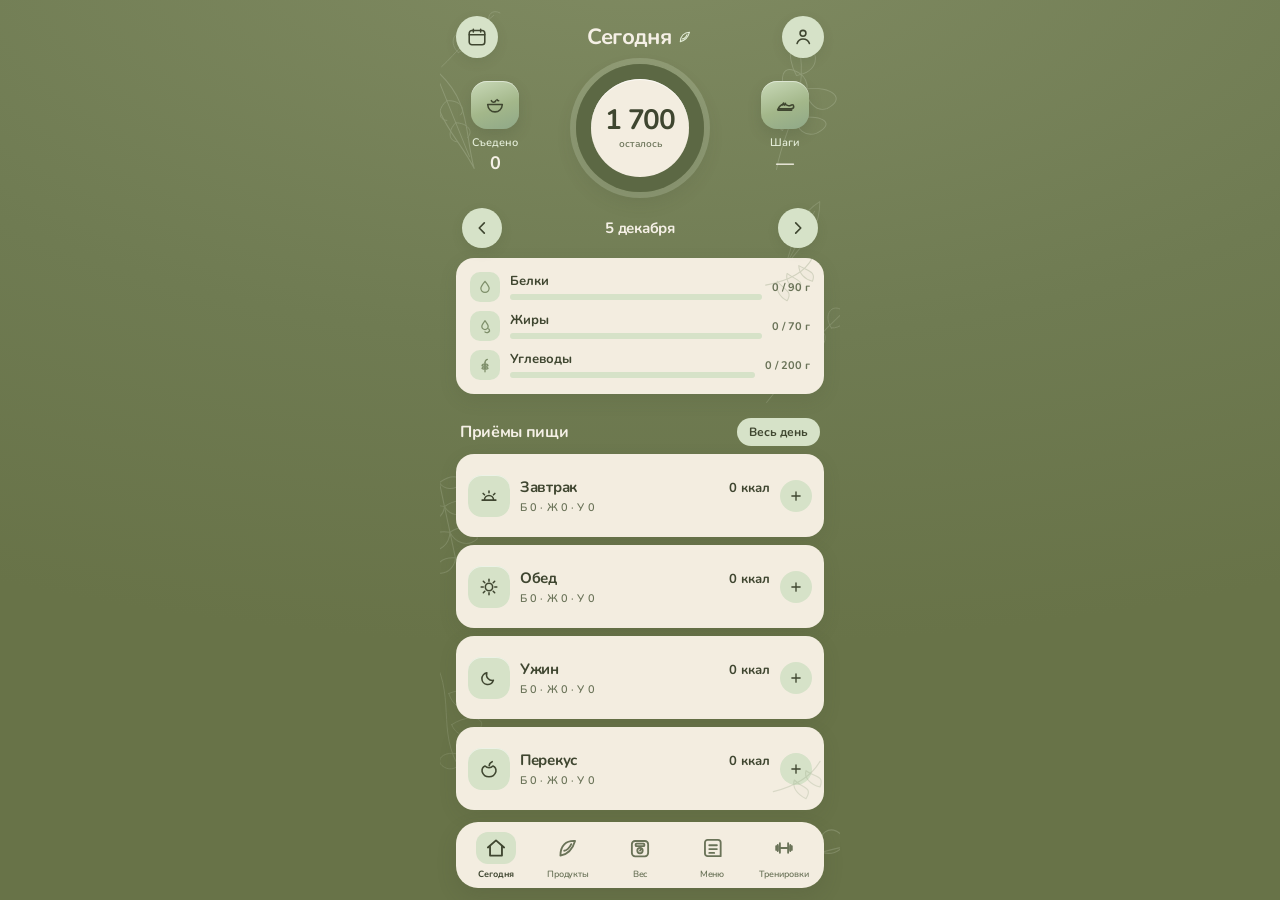
<file: index.html>
<!DOCTYPE html>
<html lang="ru">
<head>
  <meta charset="UTF-8">
  <script src="sync-shim.js?v=20261118-session"></script>
  <script type="module" src="sync.js?v=20261118-del2"></script>
  <meta name="viewport" content="width=device-width, initial-scale=1.0, viewport-fit=cover">
  <title>Сегодня — Калории</title>
  <link rel="stylesheet" href="style.css?v=20261118-del">
  <link href="https://fonts.googleapis.com/css2?family=Nunito:wght@400;600;700&display=swap" rel="stylesheet">
  <link rel="manifest" href="manifest.json">
  <link rel="icon" type="image/png" sizes="32x32" href="favicon.png">
  <link rel="shortcut icon" href="favicon.ico">
  <link rel="apple-touch-icon" href="apple-touch-icon.png">
  <meta name="theme-color" content="#6F7B52">
  <meta name="apple-mobile-web-app-capable" content="yes">
  <meta name="mobile-web-app-capable" content="yes">
  <meta name="apple-mobile-web-app-status-bar-style" content="black-translucent">
  <meta name="apple-mobile-web-app-title" content="Калории">
  <script src="app-update.js" defer></script>
</head>
<body>
  <div class="app home-app">

    <svg class="leaf-deco leaf-a" viewBox="0 0 180 220" fill="none" aria-hidden="true">
  <g stroke="currentColor" stroke-linecap="round" stroke-linejoin="round">
    <path d="M92 215C86 160 108 122 74 58" stroke-width="1.15" opacity=".9"/>
    <path d="M86 168C58 158 42 132 68 138C82 142 90 156 86 168Z" stroke-width="1.1" fill="currentColor" fill-opacity=".08"/>
    <path d="M90 138C66 118 58 88 86 96C102 101 108 122 90 138Z" stroke-width="1.1" fill="currentColor" fill-opacity=".08"/>
    <path d="M84 100C64 80 62 52 88 62C104 68 108 88 84 100Z" stroke-width="1.1" fill="currentColor" fill-opacity=".08"/>
    <path d="M80 70C70 52 76 30 98 42C108 48 104 64 80 70Z" stroke-width="1.1" fill="currentColor" fill-opacity=".08"/>
    <path d="M98 150C122 136 148 140 126 160C114 168 102 162 98 150Z" stroke-width="1.1" fill="currentColor" fill-opacity=".08"/>
    <path d="M100 112C128 100 150 110 130 128C118 136 104 126 100 112Z" stroke-width="1.1" fill="currentColor" fill-opacity=".08"/>
  </g>
</svg>
    <svg class="leaf-deco leaf-b" viewBox="0 0 180 220" fill="none" aria-hidden="true">
  <g stroke="currentColor" stroke-linecap="round" stroke-linejoin="round">
    <path d="M70 10C86 70 48 118 96 180" stroke-width="1.15"/>
    <path d="M80 48C108 40 132 58 108 70C94 76 82 64 80 48Z" stroke-width="1.1" fill="currentColor" fill-opacity=".08"/>
    <path d="M78 92C106 78 136 92 110 108C96 116 80 106 78 92Z" stroke-width="1.1" fill="currentColor" fill-opacity=".08"/>
    <path d="M84 136C62 124 42 140 62 152C74 158 88 148 84 136Z" stroke-width="1.1" fill="currentColor" fill-opacity=".08"/>
  </g>
</svg>
    <svg class="leaf-deco leaf-c" viewBox="0 0 80 140" fill="none" aria-hidden="true">
      <g stroke="currentColor" stroke-linecap="round" stroke-linejoin="round">
        <path d="M40 132C37 92 16 62 40 14C66 62 44 92 40 132Z" stroke-width="1.15"/>
        <path d="M40 118V30" stroke-width="1"/>
        <path d="M40 52C27 56 23 68 32 72" stroke-width=".95"/>
        <path d="M40 52C53 56 57 68 48 72" stroke-width=".95"/>
        <path d="M40 78C28 83 25 94 34 98" stroke-width=".95"/>
        <path d="M40 78C52 83 55 94 46 98" stroke-width=".95"/>
      </g>
    </svg>
    <svg class="leaf-deco leaf-d" viewBox="0 0 140 180" fill="none" aria-hidden="true">
      <g stroke="currentColor" stroke-linecap="round" stroke-linejoin="round">
        <path d="M18 168C42 118 52 78 96 18" stroke-width="1.15"/>
        <path d="M46 124C26 120 16 102 34 99C48 97 58 114 46 124Z" stroke-width="1.1" fill="currentColor" fill-opacity=".08"/>
        <path d="M58 92C40 82 38 60 58 62C74 64 74 86 58 92Z" stroke-width="1.1" fill="currentColor" fill-opacity=".08"/>
        <path d="M74 58C60 46 66 26 84 34C94 38 88 56 74 58Z" stroke-width="1.1" fill="currentColor" fill-opacity=".08"/>
        <path d="M92 32C82 16 94 6 106 16C114 22 104 36 92 32Z" stroke-width="1.1" fill="currentColor" fill-opacity=".08"/>
      </g>
    </svg>
    <svg class="leaf-deco leaf-e" viewBox="0 0 90 160" fill="none" aria-hidden="true">
      <g stroke="currentColor" stroke-linecap="round" stroke-linejoin="round">
        <path d="M45 154V20" stroke-width="1.15"/>
        <path d="M45 36C33 30 20 32 22 42C32 48 42 44 45 36Z" stroke-width="1.05" fill="currentColor" fill-opacity=".08"/>
        <path d="M45 36C57 30 70 32 68 42C58 48 48 44 45 36Z" stroke-width="1.05" fill="currentColor" fill-opacity=".08"/>
        <path d="M45 62C31 56 16 60 19 72C30 78 42 72 45 62Z" stroke-width="1.05" fill="currentColor" fill-opacity=".08"/>
        <path d="M45 62C59 56 74 60 71 72C60 78 48 72 45 62Z" stroke-width="1.05" fill="currentColor" fill-opacity=".08"/>
        <path d="M45 90C30 84 14 90 18 103C30 110 42 102 45 90Z" stroke-width="1.05" fill="currentColor" fill-opacity=".08"/>
        <path d="M45 90C60 84 76 90 72 103C60 110 48 102 45 90Z" stroke-width="1.05" fill="currentColor" fill-opacity=".08"/>
        <path d="M45 118C32 114 20 120 24 130C34 134 43 126 45 118Z" stroke-width="1.05" fill="currentColor" fill-opacity=".08"/>
        <path d="M45 118C58 114 70 120 66 130C56 134 47 126 45 118Z" stroke-width="1.05" fill="currentColor" fill-opacity=".08"/>
      </g>
    </svg>
    <svg class="leaf-deco leaf-f" viewBox="0 0 100 80" fill="none" aria-hidden="true">
      <g stroke="currentColor" stroke-linecap="round" stroke-linejoin="round">
        <path d="M6 70C30 60 62 38 98 16" stroke-width="1.15"/>
        <path d="M38 54C26 40 36 22 52 30C60 34 52 50 38 54Z" stroke-width="1.1" fill="currentColor" fill-opacity=".08"/>
        <path d="M66 36C54 22 66 6 80 16C88 22 80 36 66 36Z" stroke-width="1.1" fill="currentColor" fill-opacity=".08"/>
      </g>
    </svg>
    <svg class="leaf-deco leaf-g" viewBox="0 0 110 80" fill="none" aria-hidden="true">
      <g stroke="currentColor" stroke-linecap="round" stroke-linejoin="round">
        <path d="M8 62C28 48 48 28 78 10" stroke-width="1.1"/>
        <path d="M30 48C20 36 28 20 42 26C50 30 42 46 30 48Z" stroke-width="1.05" fill="currentColor" fill-opacity=".08"/>
        <path d="M52 32C46 18 58 8 68 16C74 22 62 34 52 32Z" stroke-width="1.05" fill="currentColor" fill-opacity=".08"/>
        <path d="M72 16C70 8 78 2 86 8" stroke-width="1.05"/>
      </g>
    </svg>
    <svg class="leaf-deco leaf-h" viewBox="0 0 200 70" fill="none" aria-hidden="true">
      <g stroke="currentColor" stroke-linecap="round" stroke-linejoin="round">
        <path d="M4 48C40 18 74 52 112 28C144 10 170 40 198 22" stroke-width="1.15"/>
        <path d="M50 34C40 20 52 8 64 18C70 24 62 36 50 34Z" stroke-width="1.05" fill="currentColor" fill-opacity=".08"/>
        <path d="M110 30C102 14 118 6 128 18C134 26 120 36 110 30Z" stroke-width="1.05" fill="currentColor" fill-opacity=".08"/>
        <path d="M160 32C154 18 168 10 176 20C182 26 170 36 160 32Z" stroke-width="1.05" fill="currentColor" fill-opacity=".08"/>
      </g>
    </svg>
    <svg class="leaf-deco leaf-i" viewBox="0 0 70 100" fill="none" aria-hidden="true">
      <g stroke="currentColor" stroke-linecap="round" stroke-linejoin="round">
        <path d="M36 96C34 64 18 42 36 10C54 42 38 64 36 96Z" stroke-width="1.1"/>
        <path d="M36 86V22" stroke-width=".95"/>
        <path d="M36 44C26 48 24 58 30 60" stroke-width=".9"/>
        <path d="M36 44C46 48 48 58 42 60" stroke-width=".9"/>
      </g>
    </svg>

    <header class="header">
      <button class="icon-btn" onclick="openCalendar()" aria-label="Календарь"><svg class="ico" viewBox="0 0 24 24" fill="none" stroke="currentColor" stroke-width="1.7" stroke-linecap="round" stroke-linejoin="round"><rect x="3.5" y="5" width="17" height="15.5" rx="3"/><path d="M8 3.5v3M16 3.5v3M3.5 9.5h17"/></svg></button>
      <div class="titles">
        <h1 class="title-row"><span id="dayTitle">Сегодня</span><svg class="title-leaf" viewBox="0 0 24 24" fill="none" stroke="currentColor" stroke-width="1.7" stroke-linecap="round" stroke-linejoin="round" aria-hidden="true"><path d="M5 19c6-1 11.2-5.2 13.8-14.2C11 5.2 5.2 10.4 5 19Z"/><path d="M8.2 14.8c2.2 0 5.2-2.6 6.8-6.2"/></svg></h1>
      </div>
      <a href="profile.html" class="icon-btn" aria-label="Профиль"><svg class="ico" viewBox="0 0 24 24" fill="none" stroke="currentColor" stroke-width="1.7" stroke-linecap="round" stroke-linejoin="round"><circle cx="12" cy="8" r="3.2"/><path d="M5.5 19c1.2-3.2 3.5-4.8 6.5-4.8S17.8 15.8 19 19"/></svg></a>
    </header>

    <section class="summary">
      <div class="side-stat">
        <div class="icon-3d"><svg class="ico" viewBox="0 0 24 24" fill="none" stroke="currentColor" stroke-width="1.7" stroke-linecap="round" stroke-linejoin="round"><path d="M4 11.5h16c-.4 5-3.8 8-8 8s-7.6-3-8-8Z"/><path d="M8 7.2c.6 1.2 1.4 1.8 2.4 1.8S12.6 8.4 13 7.2"/><path d="M14.2 6.2c.4.8 1 1.2 1.8 1.2"/></svg></div>
        <div class="label">Съедено</div>
        <div class="value" id="eaten">0</div>
      </div>
      <div class="ring" id="calorieRing">
        <div class="ring-inner">
          <div class="big" id="remaining">1700</div>
          <div class="small">осталось</div>
        </div>
      </div>
      <div class="side-stat">
        <div class="icon-3d"><svg class="ico" viewBox="0 0 24 24" fill="none" stroke="currentColor" stroke-width="1.7" stroke-linecap="round" stroke-linejoin="round"><path d="M4 17.2c1.1-2.6 2.4-5.6 6.4-6 2.6-.2 4.2 1.6 5.8 1.6 1.7 0 2.7-1 3.6-1 1.1 0 1.7.7 1.7 1.8 0 1.2-.8 2.6-3.2 2.6H4.8"/><path d="M4.6 17.6h14.6"/><path d="M9.2 11.8 10.5 9.8M11.2 12.1 12.6 10.2"/></svg></div>
        <div class="label">Шаги</div>
        <div class="value" id="stepsValue">—</div>
      </div>
    </section>

    <div class="day-switch">
      <button class="arrow" onclick="changeDay(-1)" aria-label="Вчера"><svg class="ico" viewBox="0 0 24 24" fill="none" stroke="currentColor" stroke-width="1.8" stroke-linecap="round" stroke-linejoin="round"><path d="M14.5 6.5 9 12l5.5 5.5"/></svg></button>
      <div class="date" id="day-date">16 ноября</div>
      <button class="arrow" onclick="changeDay(1)" aria-label="Завтра"><svg class="ico" viewBox="0 0 24 24" fill="none" stroke="currentColor" stroke-width="1.8" stroke-linecap="round" stroke-linejoin="round"><path d="M9.5 6.5 15 12l-5.5 5.5"/></svg></button>
    </div>

    <div class="card">
      <svg class="card-leaf" viewBox="0 0 80 80" fill="none" aria-hidden="true">
        <g stroke="currentColor" stroke-linecap="round" stroke-linejoin="round">
          <path d="M62 8C54 24 36 32 14 36" stroke-width="1.1"/>
          <path d="M48 16C58 22 66 22 62 32C54 30 48 24 48 16Z" stroke-width="1.05" fill="currentColor" fill-opacity=".08"/>
          <path d="M36 24C46 32 54 30 48 42C40 38 34 32 36 24Z" stroke-width="1.05" fill="currentColor" fill-opacity=".08"/>
          <path d="M26 32C34 42 42 42 36 52C28 48 24 40 26 32Z" stroke-width="1.05" fill="currentColor" fill-opacity=".08"/>
        </g>
      </svg>
      <div class="macro">
        <div class="macro-ic"><svg class="ico-sm" viewBox="0 0 24 24" fill="none" stroke="currentColor" stroke-width="1.7" stroke-linecap="round" stroke-linejoin="round"><path d="M12 4.5c2.8 3.6 5.5 6.6 5.5 9.3A5.5 5.5 0 0 1 12 19.3a5.5 5.5 0 0 1-5.5-5.5C6.5 11.1 9.2 8.1 12 4.5Z"/></svg></div>
        <div class="macro-info">
          <div class="macro-name">Белки</div>
          <div class="bar"><div class="bar-fill" id="barP" style="width:0%"></div></div>
        </div>
        <div class="macro-nums" id="macroP">0 / 90 г</div>
      </div>
      <div class="macro">
        <div class="macro-ic"><svg class="ico-sm" viewBox="0 0 24 24" fill="none" stroke="currentColor" stroke-width="1.7" stroke-linecap="round" stroke-linejoin="round"><path d="M12 5c2.2 2.8 4.2 5.3 4.2 7.5A4.2 4.2 0 0 1 12 16.7a4.2 4.2 0 0 1-4.2-4.2C7.8 10.3 9.8 7.8 12 5Z"/><path d="M16.8 15.8c.8.7 1.3 1.7 1.3 2.7A4 4 0 0 1 12 20"/></svg></div>
        <div class="macro-info">
          <div class="macro-name">Жиры</div>
          <div class="bar"><div class="bar-fill" id="barF" style="width:0%"></div></div>
        </div>
        <div class="macro-nums" id="macroF">0 / 70 г</div>
      </div>
      <div class="macro">
        <div class="macro-ic"><svg class="ico-sm" viewBox="0 0 24 24" fill="none" stroke="currentColor" stroke-width="1.7" stroke-linecap="round" stroke-linejoin="round"><path d="M12 21V9"/><path d="M12 9c0-2.4 1.6-4.2 3.2-4.6"/><path d="M12 11.2c2.2-.6 3.8 0 4 1.6-1.4.9-2.8.9-4 .2"/><path d="M12 11.2c-2.2-.6-3.8 0-4 1.6 1.4.9 2.8.9 4 .2"/><path d="M12 15c2.2-.6 3.8 0 4 1.6-1.4.9-2.8.9-4 .2"/><path d="M12 15c-2.2-.6-3.8 0-4 1.6 1.4.9 2.8.9 4 .2"/></svg></div>
        <div class="macro-info">
          <div class="macro-name">Углеводы</div>
          <div class="bar"><div class="bar-fill" id="barC" style="width:0%"></div></div>
        </div>
        <div class="macro-nums" id="macroC">0 / 200 г</div>
      </div>
    </div>

    <div class="meal-head">
      <h2>Приёмы пищи</h2>
      <button class="day-btn" onclick="showDay()">Весь день</button>
    </div>
    <div id="mealsContainer"></div>

    <nav class="bottom-nav">
      <a href="index.html" class="nav-item active"><span class="nav-ic"><svg class="ico-nav" viewBox="0 0 24 24" fill="none" stroke="currentColor" stroke-width="1.7" stroke-linecap="round" stroke-linejoin="round"><path d="M4.5 11.5 12 5l7.5 6.5"/><path d="M6.5 10.5V19h11v-8.5"/></svg></span>Сегодня</a>
      <a href="products.html" class="nav-item"><span class="nav-ic"><svg class="ico-nav" viewBox="0 0 24 24" fill="none" stroke="currentColor" stroke-width="1.7" stroke-linecap="round" stroke-linejoin="round"><path d="M5 19c6-1 11-5 13.5-13.5C10 5 5 10 5 19Z"/><path d="M8.5 14.5c2 0 5-2.5 6.5-6"/></svg></span>Продукты</a>
      <a href="weight.html" class="nav-item"><span class="nav-ic"><svg class="ico-nav" viewBox="0 0 24 24" fill="none" stroke="currentColor" stroke-width="1.7" stroke-linecap="round" stroke-linejoin="round"><rect x="4.5" y="5.5" width="15" height="14.2" rx="3"/><rect x="8" y="8" width="8" height="2.3" rx=".7"/><circle cx="12" cy="14.4" r="2.5"/><path d="M12 14.4 13.3 12.8"/></svg></span>Вес</a>
      <a href="menu.html" class="nav-item"><span class="nav-ic"><svg class="ico-nav" viewBox="0 0 24 24" fill="none" stroke="currentColor" stroke-width="1.7" stroke-linecap="round" stroke-linejoin="round"><path d="M8 4.5h9.5A2.5 2.5 0 0 1 20 7v12.5H8A2.5 2.5 0 0 1 5.5 17V7A2.5 2.5 0 0 1 8 4.5Z"/><path d="M9.5 9.5h7M9.5 13h7M9.5 16.5h4.5"/></svg></span>Меню</a>
      <a href="workouts.html" class="nav-item"><span class="nav-ic"><svg class="ico-nav" viewBox="0 0 24 24" fill="none" stroke="currentColor" stroke-width="1.7" stroke-linecap="round" stroke-linejoin="round"><path d="M6.2 9.2v5.6M17.8 9.2v5.6"/><path d="M8.2 7.6v8.8M15.8 7.6v8.8"/><path d="M8.2 12h7.6"/><path d="M4.8 10.2h1.4v3.6H4.8zM17.8 10.2h1.4v3.6H17.8z"/></svg></span>Тренировки</a>
    </nav>
  </div>

  <div class="calendar-overlay" id="calOverlay" onclick="if(event.target===this) closeCalendar()">
    <div class="calendar-modal">
      <div class="cal-header">
        <button class="arrow" onclick="changeMonth(-1)" aria-label="Предыдущий месяц"><svg class="ico" viewBox="0 0 24 24" fill="none" stroke="currentColor" stroke-width="1.8" stroke-linecap="round" stroke-linejoin="round"><path d="M14.5 6.5 9 12l5.5 5.5"/></svg></button>
        <div class="cal-title" id="calMonthTitle">Ноябрь 2026</div>
        <button class="arrow" onclick="changeMonth(1)" aria-label="Следующий месяц"><svg class="ico" viewBox="0 0 24 24" fill="none" stroke="currentColor" stroke-width="1.8" stroke-linecap="round" stroke-linejoin="round"><path d="M9.5 6.5 15 12l-5.5 5.5"/></svg></button>
      </div>
      <div class="cal-grid" id="calGrid"></div>
      <div class="day-info" id="dayInfo" style="display:none;"></div>
      <button onclick="goToDay()" id="goToDayBtn" class="btn-secondary" style="display:none;">Перейти к дню</button>
      <button onclick="closeCalendar()" class="btn-primary">Закрыть</button>
    </div>
  </div>

  <div class="modal-overlay" id="mealModal" onclick="if(event.target===this) closeMealModal()">
    <div class="modal-box" style="border-radius:24px 24px 0 0; width:100%; max-width:400px;">
      <div class="handle"></div>
      <div style="font-weight:700; font-size:18px; margin-bottom:12px; text-align:center; color:var(--ink);" id="mealModalTitle">Завтрак</div>
      <div id="mealModalContent"></div>
      <button onclick="closeMealModal()" class="btn-primary">Закрыть</button>
    </div>
  </div>

  <script>
    let dayOffset = 0;
    let calMonth = new Date().getMonth();
    let calYear = new Date().getFullYear();
    let currentDiary = {};
    let selectedCalDay = null;
    const goal = 1700;
    const months = ['января','февраля','марта','апреля','мая','июня','июля','августа','сентября','октября','ноября','декабря'];
    const monthsNom = ['Январь','Февраль','Март','Апрель','Май','Июнь','Июль','Август','Сентябрь','Октябрь','Ноябрь','Декабрь'];
    const weekdays = ['Пн','Вт','Ср','Чт','Пт','Сб','Вс'];
    const meals = ['Завтрак', 'Обед', 'Ужин', 'Перекус'];
    const mealIcons = {
      'Завтрак': "<svg class=\"ico\" viewBox=\"0 0 24 24\" fill=\"none\" stroke=\"currentColor\" stroke-width=\"1.7\" stroke-linecap=\"round\" stroke-linejoin=\"round\"><path d=\"M4.5 16.5h15\"/><path d=\"M7 16.5a5 5 0 0 1 10 0\"/><path d=\"M12 6.5v2M5.6 9.2l1.5 1.5M18.4 9.2l-1.5 1.5\"/></svg>",
      'Обед': "<svg class=\"ico\" viewBox=\"0 0 24 24\" fill=\"none\" stroke=\"currentColor\" stroke-width=\"1.7\" stroke-linecap=\"round\" stroke-linejoin=\"round\"><circle cx=\"12\" cy=\"12\" r=\"4\"/><path d=\"M12 3.5v2.2M12 18.3v2.2M3.5 12h2.2M18.3 12h2.2M5.8 5.8l1.6 1.6M16.6 16.6l1.6 1.6M18.2 5.8l-1.6 1.6M7.4 16.6l-1.6 1.6\"/></svg>",
      'Ужин': "<svg class=\"ico\" viewBox=\"0 0 24 24\" fill=\"none\" stroke=\"currentColor\" stroke-width=\"1.7\" stroke-linecap=\"round\" stroke-linejoin=\"round\"><path d=\"M16.8 14.5A6.3 6.3 0 0 1 9.6 6.4 6.4 6.4 0 1 0 16.8 14.5Z\"/></svg>",
      'Перекус': "<svg class=\"ico\" viewBox=\"0 0 24 24\" fill=\"none\" stroke=\"currentColor\" stroke-width=\"1.7\" stroke-linecap=\"round\" stroke-linejoin=\"round\"><path d=\"M16.3 8.8c2.4 1 3.6 3.4 3.2 6.2-1.3 4-4 5.5-7.5 5.5s-6.2-1.5-7.5-5.5c-.4-2.8.8-5.2 3.2-6.2 1.3 1.4 2.8 1.8 4.3 1.8s3-0.4 4.3-1.8Z\"/><path d=\"M12.2 8.4c.2-2 1.4-3.7 3.3-4.4\"/></svg>"
    };
    const mealLeaf = "<svg class=\"meal-leaf\" viewBox=\"0 0 60 60\" fill=\"none\" aria-hidden=\"true\"><g stroke=\"currentColor\" stroke-linecap=\"round\" stroke-linejoin=\"round\"><path d=\"M48 8C40 22 24 30 8 34\" stroke-width=\"1.05\"/><path d=\"M36 16C44 22 52 20 48 30C40 28 34 22 36 16Z\" stroke-width=\"1\" fill=\"currentColor\" fill-opacity=\".08\"/><path d=\"M26 24C34 32 42 30 36 40C28 36 24 30 26 24Z\" stroke-width=\"1\" fill=\"currentColor\" fill-opacity=\".08\"/></g></svg>";
    const plusSvg = "<svg class=\"ico-sm\" viewBox=\"0 0 24 24\" fill=\"none\" stroke=\"currentColor\" stroke-width=\"1.8\" stroke-linecap=\"round\"><path d=\"M12 6.5v11M6.5 12h11\"/></svg>";
    const typeIcons = { pool: '💧', family: '💜', warmup: '💚', own: '🌿' };
    const loadClasses = ['','load-easy','load-mid','load-hard'];

    function fmtNum(n) {
      return Math.round(n).toLocaleString('ru-RU');
    }

    function changeDay(delta) {
      dayOffset += delta;
      updateDate();
      loadDiary();
    }
    function updateDate() {
      const date = new Date();
      date.setDate(date.getDate() + dayOffset);
      document.getElementById('day-date').textContent = date.getDate() + ' ' + months[date.getMonth()];

      let title = 'Сегодня';
      if (dayOffset === -1) title = 'Вчера';
      else if (dayOffset === 1) title = 'Завтра';
      else if (dayOffset !== 0) title = date.getDate() + ' ' + months[date.getMonth()];
      document.getElementById('dayTitle').textContent = title;
    }

    function openCalendar() {
      selectedCalDay = null;
      document.getElementById('dayInfo').style.display = 'none';
      document.getElementById('goToDayBtn').style.display = 'none';
      renderCalendar();
      document.getElementById('calOverlay').classList.add('show');
    }
    function closeCalendar() {
      document.getElementById('calOverlay').classList.remove('show');
    }
    function changeMonth(delta) {
      calMonth += delta;
      if (calMonth > 11) { calMonth = 0; calYear++; }
      if (calMonth < 0) { calMonth = 11; calYear--; }
      selectedCalDay = null;
      document.getElementById('dayInfo').style.display = 'none';
      document.getElementById('goToDayBtn').style.display = 'none';
      renderCalendar();
    }
    function renderCalendar() {
      document.getElementById('calMonthTitle').textContent = monthsNom[calMonth] + ' ' + calYear;
      const grid = document.getElementById('calGrid');
      grid.innerHTML = '';
      weekdays.forEach(d => {
        const el = document.createElement('div');
        el.className = 'cal-weekday';
        el.textContent = d;
        grid.appendChild(el);
      });
      const first = new Date(calYear, calMonth, 1);
      let start = first.getDay() - 1;
      if (start < 0) start = 6;
      const daysInMonth = new Date(calYear, calMonth + 1, 0).getDate();
      const today = new Date();
      for (let i = 0; i < start; i++) {
        const el = document.createElement('div');
        el.className = 'cal-day other';
        grid.appendChild(el);
      }
      for (let d = 1; d <= daysInMonth; d++) {
        const el = document.createElement('div');
        el.className = 'cal-day';
        if (d === today.getDate() && calMonth === today.getMonth() && calYear === today.getFullYear()) {
          el.classList.add('today');
        }
        if (d === selectedCalDay) el.classList.add('selected');
        const dateStr = localDateYMD(calYear, calMonth, d);
        const wKey = 'workouts-' + dateStr;
        const wData = JSON.parse(localStorage.getItem(wKey) || '[]');
        let icons = '';
        if (wData.length) {
          const types = [...new Set(wData.map(w => w.type))];
          icons = types.map(t => typeIcons[t] || '').join('');
        }
        el.innerHTML = d + (icons ? `<div class="cal-icons">${icons}</div>` : '');
        el.onclick = () => showDayInfo(d);
        grid.appendChild(el);
      }
    }

    function formatWorkout(w) {
      let html = `<div class="workout-row">`;
      html += `<span>${w.icon || ''}</span>`;
      html += `<div style="flex:1;"><div>${w.name}</div>`;
      if (w.week || w.kg || w.load) {
        html += `<div style="display:flex; align-items:center; gap:6px; margin-top:2px; font-size:11px; color:var(--text-light);">`;
        if (w.week) html += `<span>Нед.${w.week} трен.${w.day}</span>`;
        if (w.kg) html += `<span class="kg-badge">${w.kg}</span>`;
        if (w.load) {
          const lc = w.loadIdx ? loadClasses[w.loadIdx] : '';
          html += `<span style="display:flex; align-items:center; gap:3px;"><span class="load-sq ${lc}"></span>${w.load}</span>`;
        }
        html += `</div>`;
      }
      html += `</div></div>`;
      return html;
    }

    function showDayInfo(day) {
      selectedCalDay = day;
      renderCalendar();
      const dateStr = localDateYMD(calYear, calMonth, day);

      const diary = JSON.parse(localStorage.getItem('diary-' + dateStr) || '{}');
      let totalK = 0;
      Object.values(diary).forEach(items => {
        if (Array.isArray(items)) items.forEach(i => totalK += i.calories || 0);
      });

      const steps = localStorage.getItem('steps-' + dateStr) || '—';
      const weights = JSON.parse(localStorage.getItem('weights') || '[]');
      const dayWeight = weights.find(w => w.date === dateStr);
      const weight = dayWeight ? String(dayWeight.value).replace('.', ',') + ' кг' : '—';

      const wData = JSON.parse(localStorage.getItem('workouts-' + dateStr) || '[]');

      let html = `<div style="font-weight:700; text-align:center; margin-bottom:8px;">${day} ${months[calMonth]}</div>`;
      html += `<div class="day-stat"><span>Калории</span><b>${totalK} ккал</b></div>`;
      html += `<div class="day-stat"><span>Шаги</span><b>${steps}</b></div>`;
      html += `<div class="day-stat"><span>Вес</span><b>${weight}</b></div>`;

      if (wData.length) {
        html += `<div style="font-weight:600; margin-top:10px;">Тренировки</div>`;
        wData.forEach(w => { html += formatWorkout(w); });
      } else {
        html += `<div style="color:var(--text-light); margin-top:10px; text-align:center; font-size:13px;">Тренировок нет</div>`;
      }

      document.getElementById('dayInfo').innerHTML = html;
      document.getElementById('dayInfo').style.display = 'block';
      document.getElementById('goToDayBtn').style.display = 'block';
    }

    function goToDay() {
      if (selectedCalDay) {
        const selected = new Date(calYear, calMonth, selectedCalDay);
        const today = new Date();
        today.setHours(0,0,0,0);
        dayOffset = Math.round((selected - today) / 86400000);
        updateDate();
        loadDiary();
      }
      closeCalendar();
    }

    function loadDiary() {
      const date = new Date();
      date.setDate(date.getDate() + dayOffset);
      const dateStr = localDateStr(date);
      const key = 'diary-' + dateStr;
      currentDiary = JSON.parse(localStorage.getItem(key) || '{}');

      const stepsKey = 'steps-' + dateStr;
      const steps = localStorage.getItem(stepsKey);
      document.getElementById('stepsValue').textContent = steps || '—';

      let totalK = 0, totalP = 0, totalF = 0, totalC = 0;
      const container = document.getElementById('mealsContainer');
      container.innerHTML = '';

      meals.forEach(meal => {
        const items = currentDiary[meal] || [];
        let mealK = 0, mealP = 0, mealF = 0, mealC = 0;
        items.forEach(i => {
          mealK += i.calories || 0; mealP += i.protein || 0; mealF += i.fat || 0; mealC += i.carbs || 0;
          totalK += i.calories || 0; totalP += i.protein || 0; totalF += i.fat || 0; totalC += i.carbs || 0;
        });
        const art = meal === 'Перекус' ? ' meal-art' : '';
        const leaf = meal === 'Перекус' ? mealLeaf : '';
        container.innerHTML += `<div class="meal${art}" onclick="showMeal('${meal}')">
          ${leaf}
          <div class="meal-ic">${mealIcons[meal]}</div>
          <div class="meal-info">
            <div class="meal-top"><div class="meal-name">${meal}</div><div class="meal-kcal">${fmtNum(mealK)} ккал</div></div>
            <div class="meal-macros">Б ${fmtNum(mealP)}  ·  Ж ${fmtNum(mealF)}  ·  У ${fmtNum(mealC)}</div>
          </div>
          <a class="add" href="add.html?meal=${encodeURIComponent(meal)}" onclick="event.stopPropagation()" aria-label="Добавить">${plusSvg}</a>
        </div>`;
      });

      const remaining = Math.max(0, goal - totalK);
      const percent = Math.min(100, (totalK / goal) * 100);
      const degrees = percent * 3.6;

      document.getElementById('eaten').textContent = fmtNum(totalK);
      document.getElementById('remaining').textContent = fmtNum(remaining);
      document.getElementById('calorieRing').style.background = `conic-gradient(var(--pale) ${degrees}deg, var(--ring-track) ${degrees}deg)`;

      document.getElementById('macroP').textContent = fmtNum(totalP) + ' / 90 г';
      document.getElementById('macroF').textContent = fmtNum(totalF) + ' / 70 г';
      document.getElementById('macroC').textContent = fmtNum(totalC) + ' / 200 г';
      document.getElementById('barP').style.width = Math.min(100, totalP / 90 * 100) + '%';
      document.getElementById('barF').style.width = Math.min(100, totalF / 70 * 100) + '%';
      document.getElementById('barC').style.width = Math.min(100, totalC / 200 * 100) + '%';
    }

    function showMeal(meal) {
      const items = currentDiary[meal] || [];
      document.getElementById('mealModalTitle').textContent = meal;
      const content = document.getElementById('mealModalContent');
      if (!items.length) {
        content.innerHTML = '<div style="text-align:center; color:var(--text-light); padding:20px;">Пока пусто</div>';
      } else {
        content.innerHTML = items.map((i, idx) => entryRow(i, meal, idx, 'meal')).join('');
      }
      document.getElementById('mealModal').classList.add('show');
    }

    function showDay() {
      document.getElementById('mealModalTitle').textContent = 'Весь день';
      const content = document.getElementById('mealModalContent');
      let html = '';
      meals.forEach(meal => {
        const items = currentDiary[meal] || [];
        if (items.length) {
          let mealK = 0;
          items.forEach(i => { mealK += i.calories || 0; });
          html += `<div class="meal-group"><div class="g-title">${meal} · ${fmtNum(mealK)} ккал</div>`;
          items.forEach((i, idx) => {
            html += entryRow(i, meal, idx, 'day');
          });
          html += `</div>`;
        }
      });
      const date = new Date();
      date.setDate(date.getDate() + dayOffset);
      const wKey = 'workouts-' + localDateStr(date);
      const wData = JSON.parse(localStorage.getItem(wKey) || '[]');
      if (wData.length) {
        html += `<div class="meal-group"><div class="g-title">Тренировки</div>`;
        wData.forEach(w => { html += formatWorkout(w); });
        html += `</div>`;
      }
      content.innerHTML = html || '<div style="text-align:center; color:var(--text-light); padding:20px;">День пустой</div>';
      document.getElementById('mealModal').classList.add('show');
    }

    function entryRow(i, meal, idx, view) {
      return `<div class="food-entry"><span style="flex:1;">${i.name} (${i.grams} г)</span><b>${i.calories} ккал</b><button class="entry-del" onclick="deleteEntry('${meal}', ${idx}, '${view}')" aria-label="Удалить">×</button></div>`;
    }

    function deleteEntry(meal, idx, view) {
      const items = currentDiary[meal] || [];
      const it = items[idx];
      if (!it || !confirm('Удалить «' + it.name + '»?')) return;
      items.splice(idx, 1);
      if (!items.length) delete currentDiary[meal];
      const date = new Date();
      date.setDate(date.getDate() + dayOffset);
      localStorage.setItem('diary-' + localDateStr(date), JSON.stringify(currentDiary));
      loadDiary();
      if (view === 'day') showDay(); else showMeal(meal);
    }

    function closeMealModal() {
      document.getElementById('mealModal').classList.remove('show');
    }

    updateDate();
    loadDiary();
  </script>
</body>
</html>
</file>
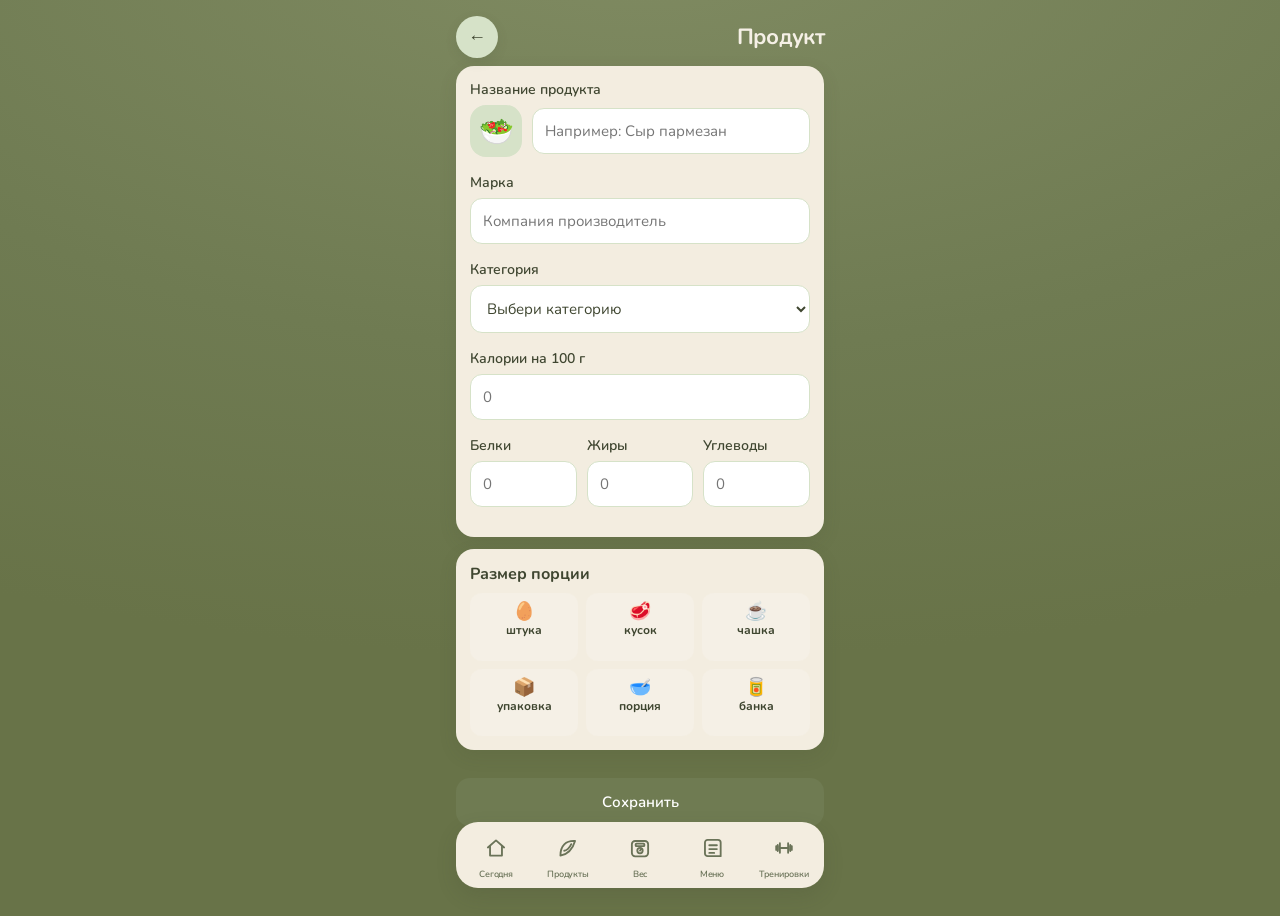
<file: add-product.html>
<!DOCTYPE html>
<html lang="ru">
<head>
  <meta charset="UTF-8">
  <script src="sync-shim.js?v=20261118-session"></script>
  <script src="app-ui.js?v=20261118-session"></script>
  <script type="module" src="sync.js?v=20261118-del2"></script>
  <meta name="viewport" content="width=device-width, initial-scale=1.0">
  <title>Продукт — Калории</title>
  <link rel="stylesheet" href="style.css?v=20261118-session">
  <link rel="icon" type="image/png" sizes="32x32" href="favicon.png">
  <link rel="shortcut icon" href="favicon.ico">
  <link rel="apple-touch-icon" href="apple-touch-icon.png">
  <link href="https://fonts.googleapis.com/css2?family=Nunito:wght@400;600;700&display=swap" rel="stylesheet">
  <style>
    .form-group { margin-bottom: 16px; }
    .form-label { font-size: 14px; font-weight: 600; color: var(--sage-dark); margin-bottom: 6px; display: block; }
    .form-input, .form-select {
      width: 100%; padding: 12px; border-radius: 12px; border: 1px solid var(--sage-light);
      font-family: inherit; font-size: 15px; background: white;
    }
    .macros-row { display: flex; gap: 10px; }
    .macros-row .form-group { flex: 1; }
    .portion-types {
      display: grid; grid-template-columns: 1fr 1fr; gap: 10px; margin-top: 10px;
    }
    .portion-card {
      background: var(--sage-light); border-radius: 14px; padding: 16px; text-align: center;
      cursor: pointer; border: 2px solid transparent;
    }
    .portion-card.selected { border-color: var(--sage); background: white; }
    .save-btn {
      width: 100%; padding: 14px; border: none; border-radius: 14px;
      background: var(--sage); color: white; font-family: inherit;
      font-size: 15px; font-weight: 600; margin-top: 16px; cursor: pointer;
    }
    .view-mode .form-input, .view-mode .form-select { background: var(--sage-light); pointer-events: none; }
    .view-mode .portion-card { pointer-events: none; opacity: 0.7; }
    .title-id { font-size: 12px; color: var(--muted-on-hero); text-align: center; margin-top: -8px; }
  </style>
  <link rel="manifest" href="manifest.json">
  <meta name="apple-mobile-web-app-capable" content="yes">
  <meta name="mobile-web-app-capable" content="yes">
  <meta name="apple-mobile-web-app-status-bar-style" content="black-translucent">
  <meta name="apple-mobile-web-app-title" content="Калории">
  <meta name="theme-color" content="#6F7B52">
  <script src="app-update.js" defer></script>
</head>
<body>
  <div class="app">
    <header class="header" style="flex-direction: column; align-items: center; gap: 0;">
      <div style="width:100%; display:flex; justify-content:space-between; align-items:center;">
        <a href="products-list.html"><button class="icon-btn">←</button></a>
        <h1 id="pageTitle">Продукт</h1>
        <button class="icon-btn" id="editBtn" style="display:none;" onclick="enableEdit()">✏️</button>
      </div>
      <div id="titleId" class="title-id"></div>
    </header>

    <div id="formContainer">
      <div class="card">
        <div class="form-group">
          <label class="form-label">Название продукта</label>
          <div style="display:flex; gap:10px; align-items:center;">
            <button type="button" class="emoji-btn" id="emojiBtn" onclick="toggleEmojiPicker()" aria-label="Значок">🥗</button>
            <input type="text" class="form-input" id="name" placeholder="Например: Сыр пармезан" style="flex:1;" oninput="onNameChange()">
          </div>
          <div id="emojiPicker" hidden></div>
        </div>

        <div class="form-group">
          <label class="form-label">Марка</label>
          <input type="text" class="form-input" id="brand" placeholder="Компания производитель">
        </div>

        <div class="form-group">
          <label class="form-label">Категория</label>
          <select class="form-select" id="category">
            <option value="">Выбери категорию</option>
            <option>Молочные</option>
            <option>Мясо и рыба</option>
            <option>Овощи</option>
            <option>Фрукты и ягоды</option>
            <option>Выпечка</option>
            <option>Крупы</option>
            <option>Масло</option>
            <option>Сладости</option>
            <option>Домашнее</option>
            <option>Другое</option>
          </select>
        </div>

        <div class="form-group">
          <label class="form-label">Калории на 100 г</label>
          <input type="number" class="form-input" id="calories" placeholder="0">
        </div>

        <div class="macros-row">
          <div class="form-group">
            <label class="form-label">Белки</label>
            <input type="number" step="0.1" class="form-input" id="protein" placeholder="0">
          </div>
          <div class="form-group">
            <label class="form-label">Жиры</label>
            <input type="number" step="0.1" class="form-input" id="fat" placeholder="0">
          </div>
          <div class="form-group">
            <label class="form-label">Углеводы</label>
            <input type="number" step="0.1" class="form-input" id="carbs" placeholder="0">
          </div>
        </div>
      </div>

      <div class="card">
        <div style="font-weight:700; margin-bottom:8px; color:var(--sage-dark);">Размер порции</div>
        <div class="portion-chips" id="portionChips"></div>
        <div class="portion-edit" id="portionEdit" style="display:none;">
          <label class="form-label">Сколько грамм в этой порции?</label>
          <input type="number" class="form-input" id="portionSize" placeholder="Например 50" oninput="onPortionMeta()">
          <label class="form-label">Комментарий</label>
          <input type="text" class="form-input" id="portionComment" placeholder="Например: без кожуры" oninput="onPortionMeta()">
        </div>
      </div>

      <button class="save-btn" id="saveBtn" onclick="saveProduct()">Сохранить</button>
    </div>

    <nav class="bottom-nav">
      <a href="index.html" class="nav-item"><span class="nav-ic"><svg class="ico-nav" viewBox="0 0 24 24" fill="none" stroke="currentColor" stroke-width="1.7" stroke-linecap="round" stroke-linejoin="round"><path d="M4.5 11.5 12 5l7.5 6.5"/><path d="M6.5 10.5V19h11v-8.5"/></svg></span>Сегодня</a>
      <a href="products.html" class="nav-item"><span class="nav-ic"><svg class="ico-nav" viewBox="0 0 24 24" fill="none" stroke="currentColor" stroke-width="1.7" stroke-linecap="round" stroke-linejoin="round"><path d="M5 19c6-1 11-5 13.5-13.5C10 5 5 10 5 19Z"/><path d="M8.5 14.5c2 0 5-2.5 6.5-6"/></svg></span>Продукты</a>
      <a href="weight.html" class="nav-item"><span class="nav-ic"><svg class="ico-nav" viewBox="0 0 24 24" fill="none" stroke="currentColor" stroke-width="1.7" stroke-linecap="round" stroke-linejoin="round"><rect x="4.5" y="5.5" width="15" height="14.2" rx="3"/><rect x="8" y="8" width="8" height="2.3" rx=".7"/><circle cx="12" cy="14.4" r="2.5"/><path d="M12 14.4 13.3 12.8"/></svg></span>Вес</a>
      <a href="menu.html" class="nav-item"><span class="nav-ic"><svg class="ico-nav" viewBox="0 0 24 24" fill="none" stroke="currentColor" stroke-width="1.7" stroke-linecap="round" stroke-linejoin="round"><path d="M8 4.5h9.5A2.5 2.5 0 0 1 20 7v12.5H8A2.5 2.5 0 0 1 5.5 17V7A2.5 2.5 0 0 1 8 4.5Z"/><path d="M9.5 9.5h7M9.5 13h7M9.5 16.5h4.5"/></svg></span>Меню</a>
      <a href="workouts.html" class="nav-item"><span class="nav-ic"><svg class="ico-nav" viewBox="0 0 24 24" fill="none" stroke="currentColor" stroke-width="1.7" stroke-linecap="round" stroke-linejoin="round"><path d="M6.2 9.2v5.6M17.8 9.2v5.6"/><path d="M8.2 7.6v8.8M15.8 7.6v8.8"/><path d="M8.2 12h7.6"/><path d="M4.8 10.2h1.4v3.6H4.8zM17.8 10.2h1.4v3.6H17.8z"/></svg></span>Тренировки</a>
    </nav>
  </div>

  <script>
    const params = new URLSearchParams(location.search);
    const editId = params.get('id') ? +params.get('id') : null;
    let selectedPortion = null;
    let products = JSON.parse(localStorage.getItem('products') || '[]');
    let isViewMode = false;
    let currentEmoji = '';
    let emojiPicked = false;
    let portionCommentVal = '';

    const PORTION_TYPES = [
      {type:'штука', emoji:'🥚'},
      {type:'кусок', emoji:'🥩'},
      {type:'чашка', emoji:'☕'},
      {type:'упаковка', emoji:'📦'},
      {type:'порция', emoji:'🥣'},
      {type:'банка', emoji:'🥫'}
    ];

    function defaultEmoji() {
      return defaultFoodIcon(document.getElementById('name').value, document.getElementById('category').value);
    }

    function setEmoji(em, picked) {
      currentEmoji = em;
      if (picked) emojiPicked = true;
      document.getElementById('emojiBtn').textContent = em || '🥗';
    }

    function onNameChange() {
      if (!emojiPicked) setEmoji(defaultEmoji(), false);
    }

    function toggleEmojiPicker() {
      if (isViewMode) return;
      const box = document.getElementById('emojiPicker');
      box.hidden = !box.hidden;
      if (!box.hidden) {
        function onPick(em) {
          setEmoji(em, true);
          renderEmojiPicker(box, currentEmoji, FOOD_EMOJI, onPick);
        }
        renderEmojiPicker(box, currentEmoji, FOOD_EMOJI, onPick);
      }
    }

    function gramsNow() { return +document.getElementById('portionSize').value || 0; }

    function renderChips() {
      const box = document.getElementById('portionChips');
      const grams = gramsNow();
      const comment = (document.getElementById('portionComment')?.value || '').trim();
      box.innerHTML = PORTION_TYPES.map(pt => {
        const on = selectedPortion === pt.type && grams > 0;
        let meta = '';
        if (selectedPortion === pt.type) {
          const bits = [];
          if (grams > 0) bits.push(grams + ' г');
          if (comment) bits.push(comment);
          meta = bits.join(' · ');
        }
        return `<button type="button" class="portion-chip${on ? ' is-on' : ''}" data-type="${pt.type}">
          <span class="pch-emoji">${pt.emoji}</span>
          <span class="pch-name">${pt.type}</span>
          <span class="pch-meta">${escapeHtml(meta)}</span>
        </button>`;
      }).join('');
      box.querySelectorAll('.portion-chip').forEach(btn => {
        btn.onclick = function () {
          if (isViewMode) return;
          selectPortion(btn.getAttribute('data-type'));
        };
      });
      document.getElementById('portionEdit').style.display = selectedPortion ? 'block' : 'none';
    }

    function selectPortion(type) {
      if (isViewMode) return;
      if (selectedPortion === type) {
        selectedPortion = null;
      } else {
        selectedPortion = type;
      }
      renderChips();
    }

    function onPortionMeta() { renderChips(); }

    if (editId) {
      const p = products.find(x => x.id === editId);
      if (p) {
        isViewMode = true;
        document.getElementById('pageTitle').textContent = p.name;
        document.getElementById('titleId').textContent = 'ID: ' + p.id;
        document.getElementById('editBtn').style.display = 'block';
        document.getElementById('formContainer').classList.add('view-mode');
        document.getElementById('saveBtn').style.display = 'none';

        document.getElementById('name').value = p.name || '';
        document.getElementById('brand').value = p.brand || '';
        document.getElementById('category').value = p.category || '';
        document.getElementById('calories').value = p.calories || 0;
        document.getElementById('protein').value = p.protein || 0;
        document.getElementById('fat').value = p.fat || 0;
        document.getElementById('carbs').value = p.carbs || 0;
        if (p.emoji) { setEmoji(p.emoji, true); }
        else { setEmoji(defaultEmoji(), false); }
        if (p.portionType) {
          selectedPortion = p.portionType;
          document.getElementById('portionSize').value = p.portionGrams || 0;
          document.getElementById('portionComment').value = p.portionComment || '';
        }
      }
    } else {
      setEmoji(defaultEmoji(), false);
    }
    document.getElementById('category').addEventListener('change', onNameChange);
    renderChips();

    function enableEdit() {
      isViewMode = false;
      document.getElementById('formContainer').classList.remove('view-mode');
      document.getElementById('saveBtn').style.display = 'block';
      document.getElementById('editBtn').style.display = 'none';
      document.getElementById('pageTitle').textContent = 'Редактировать';
      renderChips();
    }

    function saveProduct() {
      const product = {
        id: editId || (Math.max(0, ...products.map(p => p.id || 0)) + 1),
        name: document.getElementById('name').value,
        brand: document.getElementById('brand').value,
        category: document.getElementById('category').value,
        calories: +document.getElementById('calories').value || 0,
        protein: +document.getElementById('protein').value || 0,
        fat: +document.getElementById('fat').value || 0,
        carbs: +document.getElementById('carbs').value || 0,
        portionType: selectedPortion,
        portionGrams: selectedPortion ? (+document.getElementById('portionSize').value || 0) : 0,
        portionComment: selectedPortion ? (document.getElementById('portionComment').value || '').trim() : '',
        emoji: emojiPicked ? currentEmoji : (currentEmoji || '')
      };

      if (!product.name) {
        alert('Введи название продукта');
        return;
      }
      if (!emojiPicked) delete product.emoji;

      if (editId) {
        const idx = products.findIndex(x => x.id === editId);
        if (idx >= 0) {
          if (!emojiPicked && products[idx].emoji) product.emoji = products[idx].emoji;
          products[idx] = product;
        }
        else products.push(product);
      } else {
        products.push(product);
      }
      localStorage.setItem('products', JSON.stringify(products));
      alert('Сохранено');
      location.href = 'products-list.html';
    }

  </script>
</body>
</html>
</file>
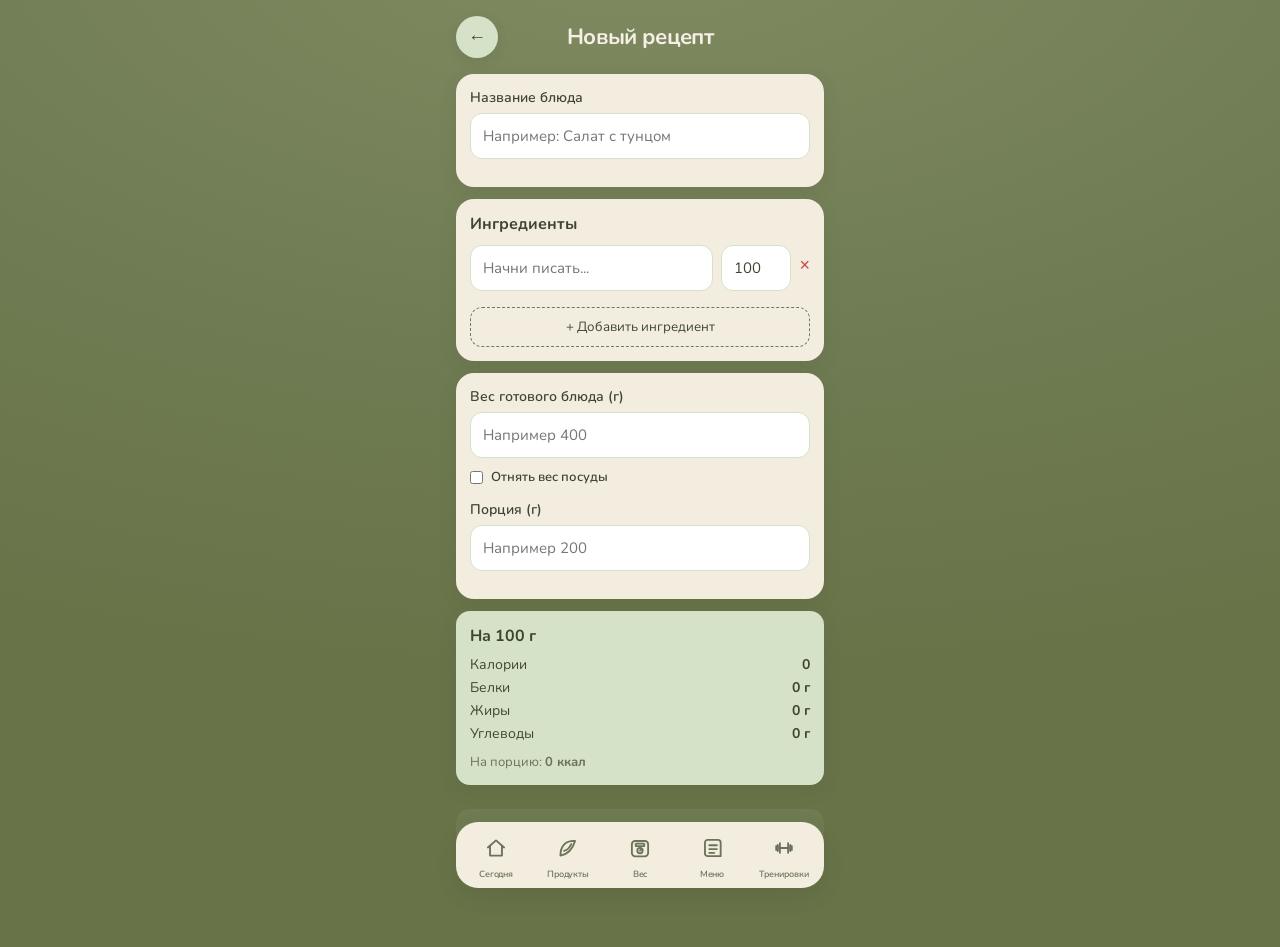
<file: add-recipe.html>
<!DOCTYPE html>
<html lang="ru">
<head>
  <meta charset="UTF-8">
  <script src="sync-shim.js?v=20261118-session"></script>
  <script src="app-ui.js?v=20261118-session"></script>
  <script type="module" src="sync.js?v=20261118-del2"></script>
  <meta name="viewport" content="width=device-width, initial-scale=1.0">
  <title>Рецепт — Калории</title>
  <link rel="stylesheet" href="style.css?v=20261118-session">
  <link rel="icon" type="image/png" sizes="32x32" href="favicon.png">
  <link rel="shortcut icon" href="favicon.ico">
  <link rel="apple-touch-icon" href="apple-touch-icon.png">
  <link href="https://fonts.googleapis.com/css2?family=Nunito:wght@400;600;700&display=swap" rel="stylesheet">
  <style>
    .form-group { margin-bottom: 14px; }
    .form-label { font-size: 14px; font-weight: 600; color: var(--sage-dark); margin-bottom: 6px; display: block; }
    .form-input, .form-select {
      width: 100%; padding: 12px; border-radius: 12px; border: 1px solid var(--sage-light);
      font-family: inherit; font-size: 15px; background: white;
    }
    .ingredient-row {
      display: flex; gap: 8px; align-items: flex-start; margin-bottom: 8px; position: relative;
    }
    .search-wrap { flex: 2; position: relative; }
    .search-wrap input { width: 100%; }
    .grams-input { width: 70px; }
    .remove-btn { background: none; border: none; color: #c44; font-size: 18px; cursor: pointer; padding-top: 10px; }
    .suggestions {
      position: absolute; top: 100%; left: 0; right: 0; background: white;
      border: 1px solid var(--sage-light); border-radius: 10px; max-height: 180px;
      overflow-y: auto; z-index: 10; box-shadow: var(--shadow); display: none;
    }
    .suggestions.show { display: block; }
    .suggestion-item { padding: 10px 12px; cursor: pointer; font-size: 14px; }
    .suggestion-item:hover { background: var(--sage-light); }
    .add-new-btn {
      padding: 10px 12px; cursor: pointer; font-size: 14px; color: var(--sage);
      font-weight: 600; border-top: 1px solid var(--sage-light);
    }
    .save-btn {
      width: 100%; padding: 14px; border: none; border-radius: 14px;
      background: var(--sage); color: white; font-family: inherit;
      font-size: 15px; font-weight: 600; margin-top: 12px; cursor: pointer;
    }
    .calc-box {
      background: var(--sage-light); border-radius: 14px; padding: 14px; margin-top: 12px;
    }
    .calc-row { display: flex; justify-content: space-between; margin: 4px 0; font-size: 14px; }
    .modal-overlay {
      display: none; position: fixed; inset: 0; background: rgba(0,0,0,0.4);
      z-index: 100; justify-content: center; align-items: flex-end;
    }
    .modal-overlay.show { display: flex; }
    .modal-box {
      background: var(--cream); border-radius: 20px 20px 0 0; width: 100%; max-width: 400px;
      padding: 20px 16px 30px; max-height: 85vh; overflow-y: auto;
    }
    .macros-row { display: flex; gap: 8px; }
    .macros-row .form-group { flex: 1; }
  </style>
  <link rel="manifest" href="manifest.json">
  <meta name="apple-mobile-web-app-capable" content="yes">
  <meta name="mobile-web-app-capable" content="yes">
  <meta name="apple-mobile-web-app-status-bar-style" content="black-translucent">
  <meta name="apple-mobile-web-app-title" content="Калории">
  <meta name="theme-color" content="#6F7B52">
  <script src="app-update.js" defer></script>
</head>
<body>
  <div class="app">
    <header class="header">
      <a href="recipes.html"><button class="icon-btn">←</button></a>
      <h1 id="pageTitle">Новый рецепт</h1>
      <div style="width:42px"></div>
    </header>

    <div class="card">
      <div class="form-group">
        <label class="form-label">Название блюда</label>
        <input type="text" class="form-input" id="recipeName" placeholder="Например: Салат с тунцом">
      </div>
    </div>

    <div class="card">
      <div style="font-weight:700; margin-bottom:10px; color:var(--sage-dark);">Ингредиенты</div>
      <div id="ingredientsList"></div>
      <button onclick="addIngredient()" style="width:100%; padding:10px; border:1px dashed var(--sage); border-radius:12px; background:transparent; color:var(--sage-dark); font-family:inherit; margin-top:8px;">+ Добавить ингредиент</button>
    </div>

    <div class="card">
      <div class="form-group">
        <label class="form-label">Вес готового блюда (г)</label>
        <input type="number" class="form-input" id="readyWeight" placeholder="Например 400" oninput="onReadyInput()">
        <div class="dish-sub" id="dishSub"></div>
      </div>
      <div class="form-group">
        <label class="form-label">Порция (г)</label>
        <input type="number" class="form-input" id="portionGrams" placeholder="Например 200" oninput="recalc()">
      </div>
    </div>

    <div class="card calc-box">
      <div style="font-weight:700; margin-bottom:8px;">На 100 г</div>
      <div class="calc-row"><span>Калории</span><b id="per100kcal">0</b></div>
      <div class="calc-row"><span>Белки</span><b id="per100p">0 г</b></div>
      <div class="calc-row"><span>Жиры</span><b id="per100f">0 г</b></div>
      <div class="calc-row"><span>Углеводы</span><b id="per100c">0 г</b></div>
      <div style="margin-top:10px; font-size:13px; color:var(--text-light);">На порцию: <b id="perPortion">0 ккал</b></div>
    </div>

    <button class="save-btn" onclick="saveRecipe()">Сохранить рецепт</button>

    <nav class="bottom-nav">
      <a href="index.html" class="nav-item"><span class="nav-ic"><svg class="ico-nav" viewBox="0 0 24 24" fill="none" stroke="currentColor" stroke-width="1.7" stroke-linecap="round" stroke-linejoin="round"><path d="M4.5 11.5 12 5l7.5 6.5"/><path d="M6.5 10.5V19h11v-8.5"/></svg></span>Сегодня</a>
      <a href="products.html" class="nav-item"><span class="nav-ic"><svg class="ico-nav" viewBox="0 0 24 24" fill="none" stroke="currentColor" stroke-width="1.7" stroke-linecap="round" stroke-linejoin="round"><path d="M5 19c6-1 11-5 13.5-13.5C10 5 5 10 5 19Z"/><path d="M8.5 14.5c2 0 5-2.5 6.5-6"/></svg></span>Продукты</a>
      <a href="weight.html" class="nav-item"><span class="nav-ic"><svg class="ico-nav" viewBox="0 0 24 24" fill="none" stroke="currentColor" stroke-width="1.7" stroke-linecap="round" stroke-linejoin="round"><rect x="4.5" y="5.5" width="15" height="14.2" rx="3"/><rect x="8" y="8" width="8" height="2.3" rx=".7"/><circle cx="12" cy="14.4" r="2.5"/><path d="M12 14.4 13.3 12.8"/></svg></span>Вес</a>
      <a href="menu.html" class="nav-item"><span class="nav-ic"><svg class="ico-nav" viewBox="0 0 24 24" fill="none" stroke="currentColor" stroke-width="1.7" stroke-linecap="round" stroke-linejoin="round"><path d="M8 4.5h9.5A2.5 2.5 0 0 1 20 7v12.5H8A2.5 2.5 0 0 1 5.5 17V7A2.5 2.5 0 0 1 8 4.5Z"/><path d="M9.5 9.5h7M9.5 13h7M9.5 16.5h4.5"/></svg></span>Меню</a>
      <a href="workouts.html" class="nav-item"><span class="nav-ic"><svg class="ico-nav" viewBox="0 0 24 24" fill="none" stroke="currentColor" stroke-width="1.7" stroke-linecap="round" stroke-linejoin="round"><path d="M6.2 9.2v5.6M17.8 9.2v5.6"/><path d="M8.2 7.6v8.8M15.8 7.6v8.8"/><path d="M8.2 12h7.6"/><path d="M4.8 10.2h1.4v3.6H4.8zM17.8 10.2h1.4v3.6H17.8z"/></svg></span>Тренировки</a>
    </nav>
  </div>

  <div class="modal-overlay" id="productModal" onclick="if(event.target===this) closeModal()">
    <div class="modal-box">
      <div style="font-weight:700; margin-bottom:12px; text-align:center;">Добавить продукт</div>
      <div class="form-group">
        <label class="form-label">Название</label>
        <input type="text" class="form-input" id="newName">
      </div>
      <div class="form-group">
        <label class="form-label">Категория</label>
        <select class="form-select" id="newCategory">
          <option>Овощи</option><option>Фрукты и ягоды</option><option>Мясо и рыба</option>
          <option>Молочные</option><option>Крупы</option><option>Выпечка</option><option>Другое</option>
        </select>
      </div>
      <div class="form-group">
        <label class="form-label">Калории на 100 г</label>
        <input type="number" class="form-input" id="newCalories">
      </div>
      <div class="macros-row">
        <div class="form-group"><label class="form-label">Белки</label><input type="number" step="0.1" class="form-input" id="newProtein"></div>
        <div class="form-group"><label class="form-label">Жиры</label><input type="number" step="0.1" class="form-input" id="newFat"></div>
        <div class="form-group"><label class="form-label">Углеводы</label><input type="number" step="0.1" class="form-input" id="newCarbs"></div>
      </div>
      <button class="save-btn" onclick="saveNewProduct()">Сохранить</button>
    </div>
  </div>

  <script>
    // Prevent mouse wheel from changing number inputs
    document.addEventListener('wheel', e => {
      if (e.target.type === 'number') e.preventDefault();
    }, { passive: false });

    let products = JSON.parse(localStorage.getItem('products') || '[]');
    let ingredients = [];
    let currentIngredientIndex = null;
    const params = new URLSearchParams(location.search);
    const editId = params.get('id') ? +params.get('id') : null;
    let dishCtrl = null;

    function onReadyInput() {
      recalc();
      if (dishCtrl) dishCtrl.update();
    }

    function addIngredient() {
      ingredients.push({productId: '', name: '', grams: 100});
      renderIngredients();
    }

    function removeIngredient(i) {
      ingredients.splice(i, 1);
      renderIngredients();
      recalc();
    }

    function renderIngredients() {
      const list = document.getElementById('ingredientsList');
      list.innerHTML = '';
      ingredients.forEach((ing, i) => {
        list.innerHTML += `<div class="ingredient-row">
          <div class="search-wrap">
            <input type="text" class="form-input" placeholder="Начни писать..." value="${ing.name}"
              oninput="showSuggestions(${i}, this.value)" onfocus="showSuggestions(${i}, this.value)">
            <div class="suggestions" id="sug-${i}"></div>
          </div>
          <input type="number" class="form-input grams-input" value="${ing.grams}" placeholder="г" onchange="ingredients[${i}].grams=+this.value; recalc()">
          <button class="remove-btn" onclick="removeIngredient(${i})">×</button>
        </div>`;
      });
    }

    function showSuggestions(i, query) {
      const box = document.getElementById('sug-' + i);
      const q = (query || '').toLowerCase();
      const matches = products.filter(p => p.name.toLowerCase().includes(q)).slice(0, 5);
      let html = matches.map(p =>
        `<div class="suggestion-item" onclick="selectProduct(${i}, ${p.id}, '${p.name.replace(/'/g, "\\'")}')">${p.name}</div>`
      ).join('');
      if (q && !matches.some(p => p.name.toLowerCase() === q)) {
        html += `<div class="add-new-btn" onclick="openNewProduct(${i}, '${query.replace(/'/g, "\\'")}')">+ Добавить «${query}»</div>`;
      }
      box.innerHTML = html;
      box.classList.add('show');
    }

    function selectProduct(i, id, name) {
      ingredients[i].productId = id;
      ingredients[i].name = name;
      renderIngredients();
      recalc();
    }

    function openNewProduct(i, name) {
      currentIngredientIndex = i;
      document.getElementById('newName').value = name;
      document.getElementById('newCalories').value = '';
      document.getElementById('newProtein').value = '';
      document.getElementById('newFat').value = '';
      document.getElementById('newCarbs').value = '';
      document.getElementById('productModal').classList.add('show');
    }

    function closeModal() {
      document.getElementById('productModal').classList.remove('show');
    }

    function saveNewProduct() {
      const name = document.getElementById('newName').value;
      if (!name) { alert('Введи название'); return; }
      const newId = Math.max(0, ...products.map(p => p.id || 0)) + 1;
      const product = {
        id: newId,
        name,
        category: document.getElementById('newCategory').value,
        calories: +document.getElementById('newCalories').value || 0,
        protein: +document.getElementById('newProtein').value || 0,
        fat: +document.getElementById('newFat').value || 0,
        carbs: +document.getElementById('newCarbs').value || 0
      };
      products.push(product);
      localStorage.setItem('products', JSON.stringify(products));
      if (currentIngredientIndex !== null) {
        selectProduct(currentIngredientIndex, newId, name);
      }
      closeModal();
    }

    document.addEventListener('click', e => {
      if (!e.target.closest('.search-wrap')) {
        document.querySelectorAll('.suggestions').forEach(s => s.classList.remove('show'));
      }
    });

    function recalc() {
      let totalK=0, totalP=0, totalF=0, totalC=0, totalG=0;
      ingredients.forEach(ing => {
        const p = products.find(x => x.id == ing.productId);
        if (!p) return;
        const g = +ing.grams || 0;
        totalG += g;
        totalK += (p.calories || 0) * g / 100;
        totalP += (p.protein || 0) * g / 100;
        totalF += (p.fat || 0) * g / 100;
        totalC += (p.carbs || 0) * g / 100;
      });
      const ready = +document.getElementById('readyWeight').value || totalG || 1;
      const per100k = Math.round(totalK / ready * 100);
      document.getElementById('per100kcal').textContent = per100k;
      document.getElementById('per100p').textContent = (totalP / ready * 100).toFixed(1) + ' г';
      document.getElementById('per100f').textContent = (totalF / ready * 100).toFixed(1) + ' г';
      document.getElementById('per100c').textContent = (totalC / ready * 100).toFixed(1) + ' г';

      const portion = +document.getElementById('portionGrams').value || 0;
      document.getElementById('perPortion').textContent = portion ? Math.round(per100k * portion / 100) + ' ккал' : '0 ккал';
    }

    function saveRecipe() {
      const name = document.getElementById('recipeName').value;
      if (!name) { alert('Введи название'); return; }
      let ready = +document.getElementById('readyWeight').value || 0;
      if (dishCtrl && dishCtrl.isOn()) {
        const net = netGramsOrAlert(dishCtrl, ready);
        if (net == null) return;
        ready = net;
      }
      const portion = +document.getElementById('portionGrams').value || 0;

      let totalK=0, totalP=0, totalF=0, totalC=0;
      ingredients.forEach(ing => {
        const p = products.find(x => x.id == ing.productId);
        if (!p) return;
        const g = +ing.grams || 0;
        totalK += (p.calories || 0) * g / 100;
        totalP += (p.protein || 0) * g / 100;
        totalF += (p.fat || 0) * g / 100;
        totalC += (p.carbs || 0) * g / 100;
      });
      const readyW = ready || 1;

      const recipe = {
        id: editId || Date.now(),
        name,
        ingredients,
        readyWeight: ready,
        portionGrams: portion,
        per100: {
          calories: Math.round(totalK / readyW * 100),
          protein: +(totalP / readyW * 100).toFixed(1),
          fat: +(totalF / readyW * 100).toFixed(1),
          carbs: +(totalC / readyW * 100).toFixed(1)
        }
      };

      let recipes = JSON.parse(localStorage.getItem('recipes') || '[]');
      if (editId) {
        const idx = recipes.findIndex(r => r.id == editId);
        if (idx >= 0) recipes[idx] = recipe;
        else recipes.push(recipe);
      } else {
        recipes.push(recipe);
      }
      localStorage.setItem('recipes', JSON.stringify(recipes));
      alert('Рецепт сохранён');
      location.href = 'recipes.html';
    }

    dishCtrl = mountDishSubtract(document.getElementById('dishSub'), {
      gramsGetter: function () { return +document.getElementById('readyWeight').value || 0; }
    });

    if (editId) {
      const recipes = JSON.parse(localStorage.getItem('recipes') || '[]');
      const r = recipes.find(x => x.id == editId);
      if (r) {
        document.getElementById('pageTitle').textContent = 'Редактировать';
        document.getElementById('recipeName').value = r.name || '';
        document.getElementById('readyWeight').value = r.readyWeight || '';
        document.getElementById('portionGrams').value = r.portionGrams || '';
        ingredients = (r.ingredients || []).map(ing => ({ productId: ing.productId, name: ing.name, grams: ing.grams }));
        if (!ingredients.length) ingredients.push({productId: '', name: '', grams: 100});
        renderIngredients();
        recalc();
      } else {
        addIngredient();
      }
    } else {
      addIngredient();
    }
  </script>
</body>
</html>
</file>
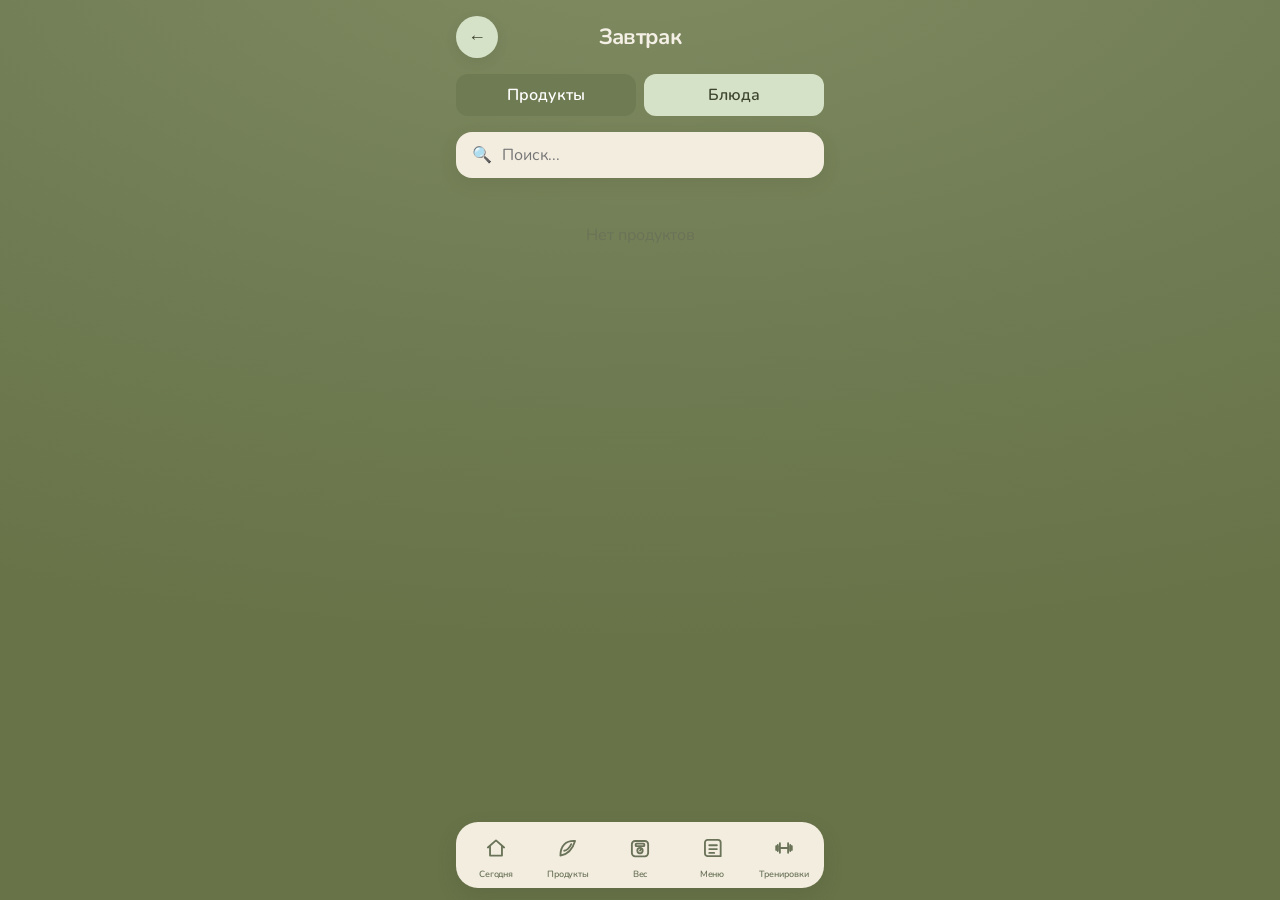
<file: add.html>
<!DOCTYPE html>
<html lang="ru">
<head>
  <meta charset="UTF-8">
  <script src="sync-shim.js?v=20261118-session"></script>
  <script src="app-ui.js?v=20261118-session"></script>
  <script type="module" src="sync.js?v=20261118-del2"></script>
  <meta name="viewport" content="width=device-width, initial-scale=1.0">
  <title>Добавить — Калории</title>
  <link rel="stylesheet" href="style.css?v=20261118-session">
  <link rel="icon" type="image/png" sizes="32x32" href="favicon.png">
  <link rel="shortcut icon" href="favicon.ico">
  <link rel="apple-touch-icon" href="apple-touch-icon.png">
  <link href="https://fonts.googleapis.com/css2?family=Nunito:wght@400;600;700&display=swap" rel="stylesheet">
  <style>
    .tabs { display: flex; gap: 8px; margin-bottom: 16px; }
    .tab {
      flex: 1; padding: 10px; border-radius: 12px; text-align: center;
      background: var(--sage-light); cursor: pointer; font-weight: 600;
    }
    .tab.active { background: var(--sage); color: white; }
    .item { cursor: pointer; }
    .cat-badge {
      display: inline-block; font-size: 11px; font-weight: 600;
      padding: 2px 8px; border-radius: 10px; margin-left: 8px;
      background: var(--sage-light); color: var(--sage-dark);
    }
    .brand-name { font-size: 12px; color: var(--text-light); margin-top: 1px; }
    .modal-overlay {
      display: none; position: fixed; inset: 0; background: rgba(0,0,0,0.4);
      z-index: 100; justify-content: center; align-items: center;
    }
    .modal-overlay.show { display: flex; }
    .modal-box {
      background: var(--cream); border-radius: 20px; width: 90%; max-width: 360px;
      padding: 20px 16px;
    }
    .amount-row { display: flex; gap: 8px; margin: 12px 0; }
    .amount-input {
      width: 80px; padding: 14px 8px; border-radius: 12px; border: 1px solid var(--sage-light);
      font-size: 20px; text-align: center; font-family: inherit;
    }
    .unit-select {
      flex: 1; padding: 14px 10px; border-radius: 12px; border: 1px solid var(--sage-light);
      font-family: inherit; font-size: 14px; background: white;
    }
    .add-btn-modal {
      width: 100%; padding: 14px; border: none; border-radius: 14px;
      background: var(--sage); color: white; font-family: inherit;
      font-size: 15px; font-weight: 600; cursor: pointer;
    }
  </style>
  <link rel="manifest" href="manifest.json">
  <meta name="apple-mobile-web-app-capable" content="yes">
  <meta name="mobile-web-app-capable" content="yes">
  <meta name="apple-mobile-web-app-status-bar-style" content="black-translucent">
  <meta name="apple-mobile-web-app-title" content="Калории">
  <meta name="theme-color" content="#6F7B52">
  <script src="app-update.js" defer></script>
</head>
<body>
  <div class="app">
    <header class="header">
      <a href="index.html"><button class="icon-btn">←</button></a>
      <h1 id="mealTitle">Завтрак</h1>
      <div style="width:42px"></div>
    </header>

    <div class="tabs">
      <div class="tab active" onclick="setTab('products', this)">Продукты</div>
      <div class="tab" onclick="setTab('recipes', this)">Блюда</div>
    </div>

    <div class="search-box">
      <span>🔍</span>
      <input type="text" id="search" placeholder="Поиск..." oninput="render()">
    </div>

    <div id="list"></div>

    <nav class="bottom-nav">
      <a href="index.html" class="nav-item"><span class="nav-ic"><svg class="ico-nav" viewBox="0 0 24 24" fill="none" stroke="currentColor" stroke-width="1.7" stroke-linecap="round" stroke-linejoin="round"><path d="M4.5 11.5 12 5l7.5 6.5"/><path d="M6.5 10.5V19h11v-8.5"/></svg></span>Сегодня</a>
      <a href="products.html" class="nav-item"><span class="nav-ic"><svg class="ico-nav" viewBox="0 0 24 24" fill="none" stroke="currentColor" stroke-width="1.7" stroke-linecap="round" stroke-linejoin="round"><path d="M5 19c6-1 11-5 13.5-13.5C10 5 5 10 5 19Z"/><path d="M8.5 14.5c2 0 5-2.5 6.5-6"/></svg></span>Продукты</a>
      <a href="weight.html" class="nav-item"><span class="nav-ic"><svg class="ico-nav" viewBox="0 0 24 24" fill="none" stroke="currentColor" stroke-width="1.7" stroke-linecap="round" stroke-linejoin="round"><rect x="4.5" y="5.5" width="15" height="14.2" rx="3"/><rect x="8" y="8" width="8" height="2.3" rx=".7"/><circle cx="12" cy="14.4" r="2.5"/><path d="M12 14.4 13.3 12.8"/></svg></span>Вес</a>
      <a href="menu.html" class="nav-item"><span class="nav-ic"><svg class="ico-nav" viewBox="0 0 24 24" fill="none" stroke="currentColor" stroke-width="1.7" stroke-linecap="round" stroke-linejoin="round"><path d="M8 4.5h9.5A2.5 2.5 0 0 1 20 7v12.5H8A2.5 2.5 0 0 1 5.5 17V7A2.5 2.5 0 0 1 8 4.5Z"/><path d="M9.5 9.5h7M9.5 13h7M9.5 16.5h4.5"/></svg></span>Меню</a>
      <a href="workouts.html" class="nav-item"><span class="nav-ic"><svg class="ico-nav" viewBox="0 0 24 24" fill="none" stroke="currentColor" stroke-width="1.7" stroke-linecap="round" stroke-linejoin="round"><path d="M6.2 9.2v5.6M17.8 9.2v5.6"/><path d="M8.2 7.6v8.8M15.8 7.6v8.8"/><path d="M8.2 12h7.6"/><path d="M4.8 10.2h1.4v3.6H4.8zM17.8 10.2h1.4v3.6H17.8z"/></svg></span>Тренировки</a>
    </nav>
  </div>

  <div class="modal-overlay" id="gramsModal" onclick="if(event.target===this) closeModal()">
    <div class="modal-box">
      <div style="font-weight:700; text-align:center; font-size:18px;" id="modalName">Продукт</div>
      <div style="text-align:center; font-size:13px; color:var(--text-light); margin-top:4px;" id="modalKcal">0 ккал / 100 г</div>
      <div class="amount-row">
        <input type="number" class="amount-input" id="amountInput" value="100" onfocus="this.value=''">
        <select class="unit-select" id="unitSelect" onchange="onUnitChange()">
          <option value="grams">г</option>
        </select>
      </div>
      <div class="dish-sub" id="dishSub"></div>
      <button class="add-btn-modal" onclick="confirmAdd()">Добавить</button>
    </div>
  </div>

  <script>
    const params = new URLSearchParams(location.search);
    const meal = params.get('meal') || 'Завтрак';
    document.getElementById('mealTitle').textContent = meal;

    let currentTab = 'products';
    let products = JSON.parse(localStorage.getItem('products') || '[]');
    let recipes = JSON.parse(localStorage.getItem('recipes') || '[]');
    let pendingType = null;
    let pendingId = null;
    let pendingItem = null;

    let dishCtrl = null;

    function setTab(tab, el) {
      currentTab = tab;
      document.querySelectorAll('.tab').forEach(t => t.classList.remove('active'));
      el.classList.add('active');
      render();
    }

    function render() {
      const q = (document.getElementById('search').value || '').toLowerCase();
      const list = document.getElementById('list');
      list.innerHTML = '';

      if (currentTab === 'products') {
        const items = products.filter(p => p.name.toLowerCase().includes(q));
        if (!items.length) {
          list.innerHTML = '<div style="text-align:center; color:var(--text-light); padding:30px;">Нет продуктов</div>';
          return;
        }
        items.forEach(p => {
          const icon = productIcon(p);
          list.innerHTML += `<div class="card food-item item" onclick="openModal('product', ${p.id})">
            <div class="food-icon">${icon}</div>
            <div class="food-info">
              <div class="food-name">${escapeHtml(p.name)} <span class="cat-badge">${escapeHtml(p.category || '')}</span></div>
              ${p.brand ? `<div class="brand-name">${escapeHtml(p.brand)}</div>` : ''}
              <div class="food-kcal">${p.calories || 0} ккал / 100 г</div>
            </div>
            <button class="add-btn">+</button>
          </div>`;
        });
      } else {
        const items = recipes.filter(r => r.name.toLowerCase().includes(q));
        if (!items.length) {
          list.innerHTML = '<div style="text-align:center; color:var(--text-light); padding:30px;">Нет рецептов</div>';
          return;
        }
        items.forEach(r => {
          list.innerHTML += `<div class="card food-item item" onclick="openModal('recipe', ${r.id})">
            <div class="food-icon">🥘</div>
            <div class="food-info">
              <div class="food-name">${escapeHtml(r.name)}</div>
              <div class="food-kcal">${r.per100?.calories || 0} ккал / 100 г</div>
            </div>
            <button class="add-btn">+</button>
          </div>`;
        });
      }
    }

    function onUnitChange() {
      const unit = document.getElementById('unitSelect').value;
      document.getElementById('amountInput').value = unit === 'portion' ? 1 : 100;
      if (dishCtrl) dishCtrl.update();
    }

    function openModal(type, id) {
      pendingType = type;
      pendingId = id;
      let name = '', kcal = 0;
      const unitSelect = document.getElementById('unitSelect');
      unitSelect.innerHTML = '<option value="grams">г</option>';

      if (type === 'product') {
        const p = products.find(x => x.id == id);
        if (p) {
          name = p.name;
          kcal = p.calories || 0;
          pendingItem = p;
          if (p.portionType && p.portionGrams) {
            unitSelect.innerHTML += `<option value="portion">${p.portionType} (${p.portionGrams} г)</option>`;
          }
        }
      } else {
        const r = recipes.find(x => x.id == id);
        if (r) {
          name = r.name;
          kcal = r.per100?.calories || 0;
          pendingItem = r;
          if (r.portionGrams) {
            unitSelect.innerHTML += `<option value="portion">порция (${r.portionGrams} г)</option>`;
          }
        }
      }
      document.getElementById('modalName').textContent = name;
      document.getElementById('modalKcal').textContent = kcal + ' ккал / 100 г';
      document.getElementById('amountInput').value = 100;
      dishCtrl = mountDishSubtract(document.getElementById('dishSub'), {
        gramsGetter: function () {
          const amount = +document.getElementById('amountInput').value;
          const unit = document.getElementById('unitSelect').value;
          if (unit === 'portion' && pendingItem) {
            return amount * (pendingItem.portionGrams || 0);
          }
          return amount;
        }
      });
      document.getElementById('amountInput').oninput = function () { if (dishCtrl) dishCtrl.update(); };
      document.getElementById('gramsModal').classList.add('show');
      document.getElementById('amountInput').focus();
    }

    function closeModal() {
      document.getElementById('gramsModal').classList.remove('show');
    }

    function confirmAdd() {
      const amount = +document.getElementById('amountInput').value;
      const unit = document.getElementById('unitSelect').value;
      if (!amount || amount <= 0) { alert('Введи количество'); return; }

      let grams = amount;
      if (unit === 'portion' && pendingItem) {
        grams = amount * (pendingItem.portionGrams || 0);
      }
      const net = netGramsOrAlert(dishCtrl, grams);
      if (net == null) return;
      grams = net;

      let entry;
      if (pendingType === 'product') {
        const p = pendingItem;
        entry = {
          type: 'product', id: p.id, name: p.name, grams,
          calories: Math.round((p.calories || 0) * grams / 100),
          protein: +((p.protein || 0) * grams / 100).toFixed(1),
          fat: +((p.fat || 0) * grams / 100).toFixed(1),
          carbs: +((p.carbs || 0) * grams / 100).toFixed(1)
        };
      } else {
        const r = pendingItem;
        entry = {
          type: 'recipe', id: r.id, name: r.name, grams,
          calories: Math.round((r.per100?.calories || 0) * grams / 100),
          protein: +((r.per100?.protein || 0) * grams / 100).toFixed(1),
          fat: +((r.per100?.fat || 0) * grams / 100).toFixed(1),
          carbs: +((r.per100?.carbs || 0) * grams / 100).toFixed(1)
        };
      }

      const key = 'diary-' + localDateStr();
      let diary = JSON.parse(localStorage.getItem(key) || '{}');
      if (!diary[meal]) diary[meal] = [];
      diary[meal].push(entry);
      localStorage.setItem(key, JSON.stringify(diary));
      closeModal();
      location.href = 'index.html';
    }

    render();
  </script>
</body>
</html>
</file>
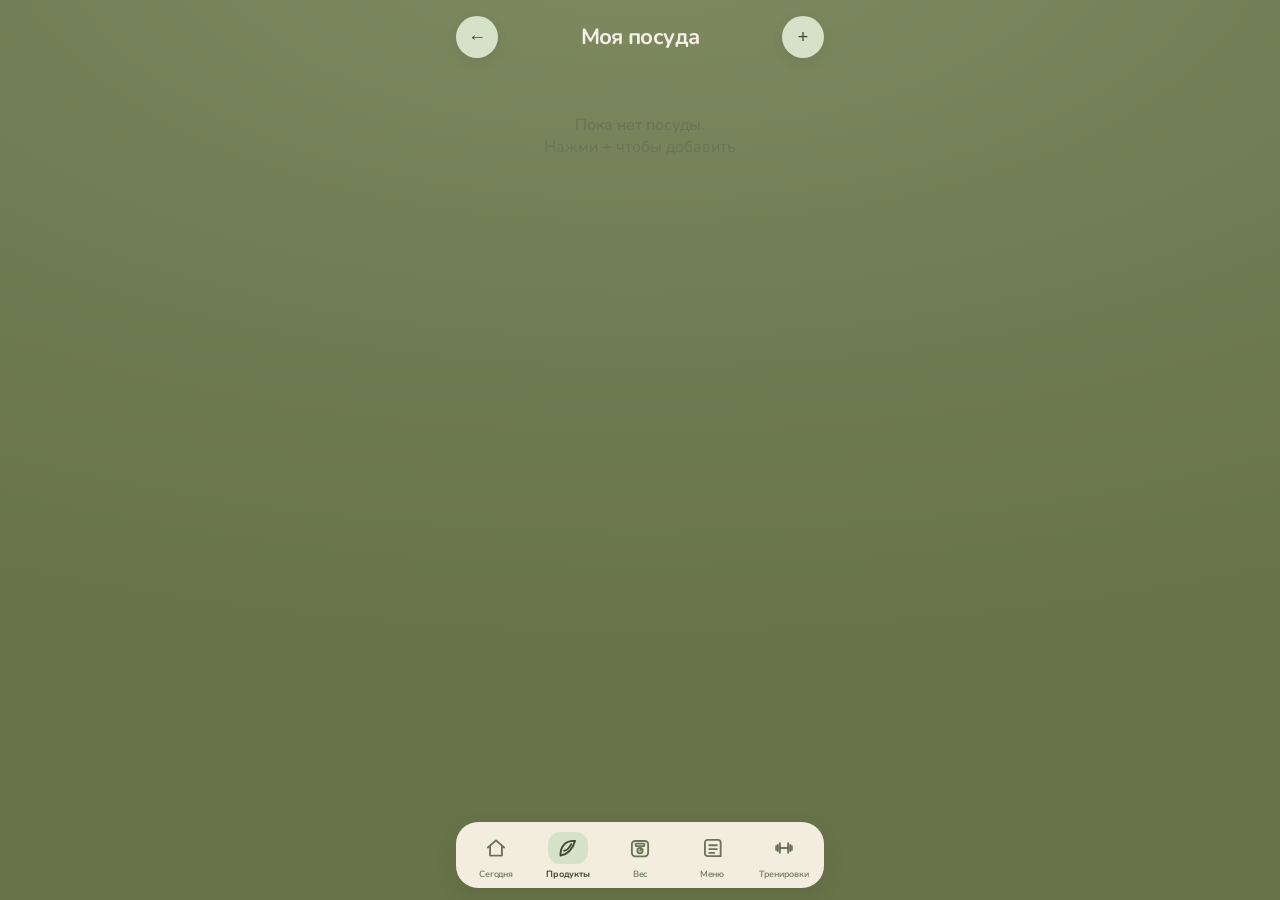
<file: dishes.html>
<!DOCTYPE html>
<html lang="ru">
<head>
  <meta charset="UTF-8">
  <script src="sync-shim.js?v=20261118-session"></script>
  <script src="app-ui.js?v=20261118-session"></script>
  <script type="module" src="sync.js?v=20261118-del2"></script>
  <meta name="viewport" content="width=device-width, initial-scale=1.0">
  <title>Моя посуда — Калории</title>
  <link rel="stylesheet" href="style.css?v=20261118-session">
  <link rel="icon" type="image/png" sizes="32x32" href="favicon.png">
  <link rel="shortcut icon" href="favicon.ico">
  <link rel="apple-touch-icon" href="apple-touch-icon.png">
  <link href="https://fonts.googleapis.com/css2?family=Nunito:wght@400;600;700&display=swap" rel="stylesheet">
  <style>
    .dish-item { display: flex; align-items: center; gap: 12px; }
    .modal-overlay {
      display: none; position: fixed; inset: 0; background: rgba(0,0,0,0.4);
      z-index: 100; justify-content: center; align-items: center;
    }
    .modal-overlay.show { display: flex; }
    .modal-box {
      background: var(--cream); border-radius: 20px; width: 90%; max-width: 340px;
      padding: 20px 16px; max-height: 85vh; overflow-y: auto;
    }
    .form-label { font-size: 14px; font-weight: 600; color: var(--sage-dark); margin-bottom: 6px; display: block; }
    .form-input {
      width: 100%; padding: 12px; border-radius: 12px; border: 1px solid var(--sage-light);
      font-family: inherit; font-size: 15px; background: white; margin-bottom: 10px;
    }
    .modal-btn {
      width: 100%; padding: 12px; border: none; border-radius: 14px;
      background: var(--sage); color: white; font-family: inherit;
      font-size: 15px; font-weight: 600; cursor: pointer; margin-top: 10px;
    }
  </style>
  <link rel="manifest" href="manifest.json">
  <meta name="apple-mobile-web-app-capable" content="yes">
  <meta name="mobile-web-app-capable" content="yes">
  <meta name="apple-mobile-web-app-status-bar-style" content="black-translucent">
  <meta name="apple-mobile-web-app-title" content="Калории">
  <meta name="theme-color" content="#6F7B52">
  <script src="app-update.js" defer></script>
</head>
<body>
  <div class="app">
    <header class="header">
      <a href="products.html"><button class="icon-btn">←</button></a>
      <h1>Моя посуда</h1>
      <button class="icon-btn" onclick="openEditor()">+</button>
    </header>

    <div id="dishesList"></div>

    <nav class="bottom-nav">
      <a href="index.html" class="nav-item"><span class="nav-ic"><svg class="ico-nav" viewBox="0 0 24 24" fill="none" stroke="currentColor" stroke-width="1.7" stroke-linecap="round" stroke-linejoin="round"><path d="M4.5 11.5 12 5l7.5 6.5"/><path d="M6.5 10.5V19h11v-8.5"/></svg></span>Сегодня</a>
      <a href="products.html" class="nav-item active"><span class="nav-ic"><svg class="ico-nav" viewBox="0 0 24 24" fill="none" stroke="currentColor" stroke-width="1.7" stroke-linecap="round" stroke-linejoin="round"><path d="M5 19c6-1 11-5 13.5-13.5C10 5 5 10 5 19Z"/><path d="M8.5 14.5c2 0 5-2.5 6.5-6"/></svg></span>Продукты</a>
      <a href="weight.html" class="nav-item"><span class="nav-ic"><svg class="ico-nav" viewBox="0 0 24 24" fill="none" stroke="currentColor" stroke-width="1.7" stroke-linecap="round" stroke-linejoin="round"><rect x="4.5" y="5.5" width="15" height="14.2" rx="3"/><rect x="8" y="8" width="8" height="2.3" rx=".7"/><circle cx="12" cy="14.4" r="2.5"/><path d="M12 14.4 13.3 12.8"/></svg></span>Вес</a>
      <a href="menu.html" class="nav-item"><span class="nav-ic"><svg class="ico-nav" viewBox="0 0 24 24" fill="none" stroke="currentColor" stroke-width="1.7" stroke-linecap="round" stroke-linejoin="round"><path d="M8 4.5h9.5A2.5 2.5 0 0 1 20 7v12.5H8A2.5 2.5 0 0 1 5.5 17V7A2.5 2.5 0 0 1 8 4.5Z"/><path d="M9.5 9.5h7M9.5 13h7M9.5 16.5h4.5"/></svg></span>Меню</a>
      <a href="workouts.html" class="nav-item"><span class="nav-ic"><svg class="ico-nav" viewBox="0 0 24 24" fill="none" stroke="currentColor" stroke-width="1.7" stroke-linecap="round" stroke-linejoin="round"><path d="M6.2 9.2v5.6M17.8 9.2v5.6"/><path d="M8.2 7.6v8.8M15.8 7.6v8.8"/><path d="M8.2 12h7.6"/><path d="M4.8 10.2h1.4v3.6H4.8zM17.8 10.2h1.4v3.6H17.8z"/></svg></span>Тренировки</a>
    </nav>
  </div>

  <div class="modal-overlay" id="dishModal" onclick="if(event.target===this) closeEditor()">
    <div class="modal-box">
      <div style="font-weight:700; text-align:center; font-size:17px; margin-bottom:12px;" id="dishModalTitle">Новая посуда</div>
      <div style="display:flex; align-items:center; gap:10px; margin-bottom:8px;">
        <button type="button" class="emoji-btn" id="dishEmojiBtn" onclick="toggleDishEmoji()">🍽️</button>
        <div style="font-size:13px; color:var(--ink-soft);">Нажми, чтобы выбрать значок</div>
      </div>
      <div id="dishEmojiPicker" hidden></div>
      <label class="form-label">Название</label>
      <input type="text" class="form-input" id="dishName" placeholder="Например: Белая тарелка">
      <label class="form-label">Вес (г)</label>
      <input type="number" class="form-input" id="dishWeight" placeholder="Например 240">
      <button class="modal-btn" onclick="saveDish()">Сохранить</button>
    </div>
  </div>

  <script>
    let dishes = loadDishes();
    let editingId = null;
    let currentEmoji = '🍽️';

    function render() {
      const list = document.getElementById('dishesList');
      if (!dishes.length) {
        list.innerHTML = '<div style="text-align:center; color:var(--text-light); padding:40px;">Пока нет посуды.<br>Нажми + чтобы добавить</div>';
        return;
      }
      list.innerHTML = dishes.map(d => `
        <div class="card dish-item">
          <div class="food-icon">${d.emoji || '🍽️'}</div>
          <div class="food-info" style="flex:1;">
            <div class="food-name">${escapeHtml(d.name)}</div>
            <div class="food-kcal">${d.weight} г</div>
          </div>
          <div class="row-actions">
            <button type="button" class="icon-action" onclick="openEditor(${d.id})" aria-label="Изменить">✏️</button>
            <button type="button" class="icon-action danger" onclick="deleteDish(${d.id})" aria-label="Удалить">🗑</button>
          </div>
        </div>`).join('');
    }

    function openEditor(id) {
      editingId = id || null;
      const d = id ? dishes.find(x => x.id === id) : null;
      currentEmoji = (d && d.emoji) || '🍽️';
      document.getElementById('dishModalTitle').textContent = d ? 'Изменить посуду' : 'Новая посуда';
      document.getElementById('dishName').value = d ? d.name : '';
      document.getElementById('dishWeight').value = d ? d.weight : '';
      document.getElementById('dishEmojiBtn').textContent = currentEmoji;
      document.getElementById('dishEmojiPicker').hidden = true;
      document.getElementById('dishModal').classList.add('show');
    }

    function closeEditor() {
      document.getElementById('dishModal').classList.remove('show');
    }

    function toggleDishEmoji() {
      const box = document.getElementById('dishEmojiPicker');
      box.hidden = !box.hidden;
      if (!box.hidden) {
        renderEmojiPicker(box, currentEmoji, DISH_EMOJI, function (em) {
          currentEmoji = em;
          document.getElementById('dishEmojiBtn').textContent = em;
          renderEmojiPicker(box, currentEmoji, DISH_EMOJI, arguments.callee);
        });
      }
    }

    function saveDish() {
      const name = document.getElementById('dishName').value.trim();
      const weight = +document.getElementById('dishWeight').value;
      if (!name) { alert('Введи название'); return; }
      if (!(weight > 0)) { alert('Введи вес посуды в граммах'); return; }
      if (editingId) {
        const d = dishes.find(x => x.id === editingId);
        if (d) { d.name = name; d.weight = weight; d.emoji = currentEmoji; }
      } else {
        const id = Math.max(0, ...dishes.map(x => x.id || 0)) + 1;
        dishes.push({ id, name, weight, emoji: currentEmoji });
      }
      saveDishes(dishes);
      closeEditor();
      render();
    }

    function deleteDish(id) {
      const d = dishes.find(x => x.id === id);
      if (!d) return;
      if (!confirm('Удалить «' + d.name + '»?')) return;
      dishes = dishes.filter(x => x.id !== id);
      saveDishes(dishes);
      render();
    }

    render();
  </script>
</body>
</html>
</file>
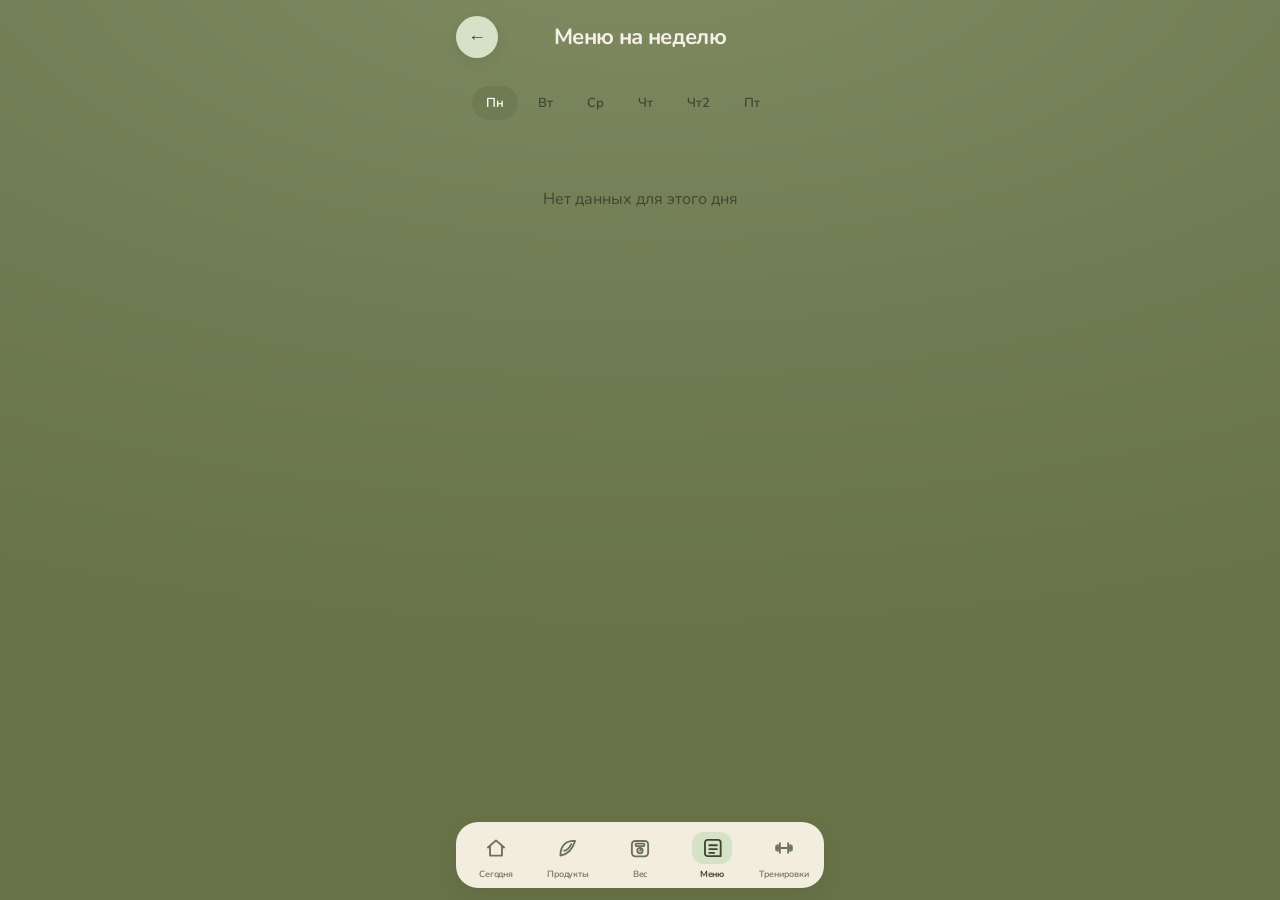
<file: menu.html>
<!DOCTYPE html>
<html lang="ru">
<head>
  <meta charset="UTF-8">
  <script src="sync-shim.js?v=20261118-session"></script>
  <script type="module" src="sync.js?v=20261118-del2"></script>
  <meta name="viewport" content="width=device-width, initial-scale=1.0">
  <title>Меню — Калории</title>
  <link rel="stylesheet" href="style.css?v=20261118-session">
  <link rel="icon" type="image/png" sizes="32x32" href="favicon.png">
  <link rel="shortcut icon" href="favicon.ico">
  <link rel="apple-touch-icon" href="apple-touch-icon.png">
  <link href="https://fonts.googleapis.com/css2?family=Nunito:wght@400;600;700&display=swap" rel="stylesheet">
  <style>
    .day-tabs { display: flex; gap: 6px; overflow-x: auto; padding: 12px 16px; }
    .day-tab { padding: 8px 14px; border-radius: 20px; background: var(--card); color: var(--ink); font-weight: 600; cursor: pointer; white-space: nowrap; }
    .day-tab.active { background: var(--olive); color: #fff; }
    .meal-section { margin: 12px 16px; }
    .meal-title { font-weight: 700; font-size: 16px; margin-bottom: 8px; color: var(--ink); }
    .meal-item { display: flex; justify-content: space-between; padding: 10px 14px; background: var(--card); border-radius: 12px; margin-bottom: 6px; }
    .meal-item-name { font-weight: 600; }
    .meal-item-info { color: var(--muted); font-size: 13px; }
    .day-total { text-align: center; padding: 12px; font-weight: 700; color: var(--olive); }
    .empty { text-align: center; padding: 40px; color: var(--muted); }
  </style>
  <link rel="manifest" href="manifest.json">
  <meta name="apple-mobile-web-app-capable" content="yes">
  <meta name="mobile-web-app-capable" content="yes">
  <meta name="apple-mobile-web-app-status-bar-style" content="black-translucent">
  <meta name="apple-mobile-web-app-title" content="Калории">
  <meta name="theme-color" content="#6F7B52">
  <script src="app-update.js" defer></script>
</head>
<body>
  <div class="app">
    <header class="header">
      <a href="index.html"><button class="icon-btn">←</button></a>
      <h1>Меню на неделю</h1>
      <div style="width:42px"></div>
    </header>

    <div class="day-tabs" id="dayTabs"></div>
    <div id="menuContent"></div>

    <nav class="bottom-nav">
      <a href="index.html" class="nav-item"><span class="nav-ic"><svg class="ico-nav" viewBox="0 0 24 24" fill="none" stroke="currentColor" stroke-width="1.7" stroke-linecap="round" stroke-linejoin="round"><path d="M4.5 11.5 12 5l7.5 6.5"/><path d="M6.5 10.5V19h11v-8.5"/></svg></span>Сегодня</a>
      <a href="products.html" class="nav-item"><span class="nav-ic"><svg class="ico-nav" viewBox="0 0 24 24" fill="none" stroke="currentColor" stroke-width="1.7" stroke-linecap="round" stroke-linejoin="round"><path d="M5 19c6-1 11-5 13.5-13.5C10 5 5 10 5 19Z"/><path d="M8.5 14.5c2 0 5-2.5 6.5-6"/></svg></span>Продукты</a>
      <a href="weight.html" class="nav-item"><span class="nav-ic"><svg class="ico-nav" viewBox="0 0 24 24" fill="none" stroke="currentColor" stroke-width="1.7" stroke-linecap="round" stroke-linejoin="round"><rect x="4.5" y="5.5" width="15" height="14.2" rx="3"/><rect x="8" y="8" width="8" height="2.3" rx=".7"/><circle cx="12" cy="14.4" r="2.5"/><path d="M12 14.4 13.3 12.8"/></svg></span>Вес</a>
      <a href="menu.html" class="nav-item active"><span class="nav-ic"><svg class="ico-nav" viewBox="0 0 24 24" fill="none" stroke="currentColor" stroke-width="1.7" stroke-linecap="round" stroke-linejoin="round"><path d="M8 4.5h9.5A2.5 2.5 0 0 1 20 7v12.5H8A2.5 2.5 0 0 1 5.5 17V7A2.5 2.5 0 0 1 8 4.5Z"/><path d="M9.5 9.5h7M9.5 13h7M9.5 16.5h4.5"/></svg></span>Меню</a>
      <a href="workouts.html" class="nav-item"><span class="nav-ic"><svg class="ico-nav" viewBox="0 0 24 24" fill="none" stroke="currentColor" stroke-width="1.7" stroke-linecap="round" stroke-linejoin="round"><path d="M6.2 9.2v5.6M17.8 9.2v5.6"/><path d="M8.2 7.6v8.8M15.8 7.6v8.8"/><path d="M8.2 12h7.6"/><path d="M4.8 10.2h1.4v3.6H4.8zM17.8 10.2h1.4v3.6H17.8z"/></svg></span>Тренировки</a>
    </nav>
  </div>

  <script>
    const days = ['Понедельник', 'Вторник', 'Среда', 'Четверг', 'Четверг 2.0', 'Пятница'];
    const shortDays = ['Пн', 'Вт', 'Ср', 'Чт', 'Чт2', 'Пт'];
    const meals = ['Завтрак', 'Обед', 'Ужин', 'Перекус'];
    const mealIcons = { 'Завтрак': '🥣', 'Обед': '🍲', 'Ужин': '🍽️', 'Перекус': '🍫' };
    let currentDay = 0;
    let menuData = {};

    function loadMenu() {
      try {
        const raw = localStorage.getItem('weekMenu');
        menuData = raw ? JSON.parse(raw) : {};
      } catch (e) {
        menuData = {};
      }
    }

    function renderTabs() {
      const tabs = document.getElementById('dayTabs');
      tabs.innerHTML = shortDays.map((d, i) =>
        `<div class="day-tab ${i === currentDay ? 'active' : ''}" onclick="selectDay(${i})">${d}</div>`
      ).join('');
    }

    function selectDay(i) {
      currentDay = i;
      renderTabs();
      renderMenu();
    }

    function renderMenu() {
      const content = document.getElementById('menuContent');
      const dayName = days[currentDay];
      const dayMenu = menuData[dayName] || {};

      let html = '';
      let dayTotal = 0;

      meals.forEach(meal => {
        const items = dayMenu[meal] || [];
        if (items.length === 0) return;

        const mealTotal = items.reduce((s, i) => s + (i.calories || 0), 0);
        dayTotal += mealTotal;

        html += `<div class="meal-section">
          <div class="meal-title">${mealIcons[meal] || ''} ${meal} · ${mealTotal} ккал</div>
          ${items.map(item => `
            <div class="meal-item">
              <div>
                <div class="meal-item-name">${item.name}</div>
                <div class="meal-item-info">${item.grams} г · ${item.portions} порц.</div>
              </div>
              <div style="font-weight:600;">${item.calories} ккал</div>
            </div>
          `).join('')}
        </div>`;
      });

      if (!html) {
        html = '<div class="empty">Нет данных для этого дня</div>';
      } else {
        html = `<div class="day-total">Итого: ${dayTotal} ккал</div>` + html;
      }

      content.innerHTML = html;
    }

    loadMenu();
    renderTabs();
    renderMenu();

    function refreshMenuFromStorage() {
      loadMenu();
      const y = window.scrollY || 0;
      renderTabs();
      renderMenu();
      window.scrollTo(0, y);
    }

    window.__calorieOnSync = function (keys) {
      if (!keys || !keys.length) return false;
      if (keys.indexOf('weekMenu') === -1) return false;
      refreshMenuFromStorage();
      return true;
    };

    document.addEventListener('storage-synced', refreshMenuFromStorage);
  </script>
</body>
</html>
</file>
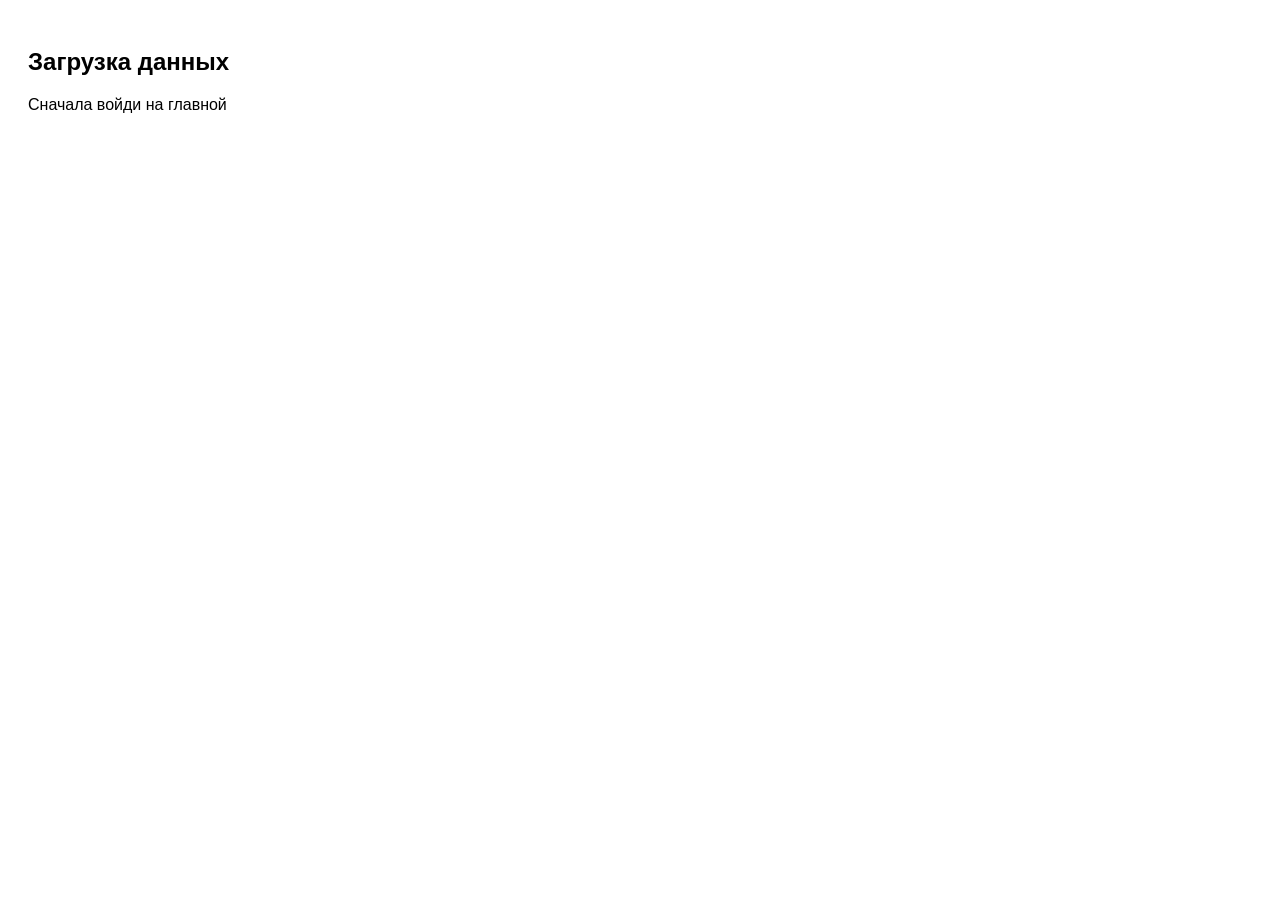
<file: migrate.html>
<!DOCTYPE html>
<html lang="ru">
<head><meta charset="UTF-8"><title>Загрузка данных</title>
<script src="api-client.js?v=20261118-mig"></script></head>
<body style="font-family:sans-serif;padding:20px;">
<h2>Загрузка данных</h2>
<div id="status">Загрузка...</div>
<script>
const DATA = {"products": [{"id": 1, "name": "Фунчоза с говядиной и опятами", "category": "Блюда", "calories": 133.6, "protein": 10.13, "fat": 3.65, "carbs": 15.1, "brand": "Домашнее", "portion": "1 блюдо", "portionGrams": 392, "note": "Рецепт: 1 блюдо = 523.9 ккал, Б 39.7, Ж 14.3, У 59.2 (вес сырых ингредиентов 392 г)"}, {"id": 2, "name": "Хлеб мой", "category": "Выпечка", "calories": 247.5, "protein": 8, "fat": 0.9, "carbs": 51.9, "brand": "Домашнее", "portion": "1 кусок", "portionGrams": 50, "note": ""}, {"id": 3, "name": "Горошек зелёный Нежный", "category": "Консервы", "calories": 80, "protein": 5, "fat": 0, "carbs": 15, "brand": "Heinz", "portion": "100 г", "portionGrams": 100, "note": "Консервированный, без жидкости 240 г в банке"}, {"id": 4, "name": "Гречка сухая", "category": "Крупы", "calories": 340, "protein": 13, "fat": 2.5, "carbs": 61, "brand": "", "portion": "50 г", "portionGrams": 50, "note": "Крупа гречневая ядрица, пачка 800 г"}, {"id": 5, "name": "Макароны спиральки", "category": "Крупы", "calories": 342, "protein": 12, "fat": 1.3, "carbs": 70.5, "brand": "Makfa", "portion": "50 г", "portionGrams": 50, "note": ""}, {"id": 6, "name": "Мука пшеничная высший сорт", "category": "Крупы", "calories": 334, "protein": 10.3, "fat": 1.1, "carbs": 70.6, "brand": "Селяночка", "portion": "100 г", "portionGrams": 100, "note": ""}, {"id": 7, "name": "Рис белый сухой", "category": "Крупы", "calories": 365, "protein": 7.1, "fat": 0.7, "carbs": 80, "brand": "", "portion": "50 г", "portionGrams": 50, "note": ""}, {"id": 8, "name": "Фунчоза сухая", "category": "Крупы", "calories": 340, "protein": 1.6, "fat": 0, "carbs": 83, "brand": "Домшим", "portion": "50 г", "portionGrams": 50, "note": ""}, {"id": 9, "name": "Кета", "category": "Масло", "calories": 120, "protein": 20.1, "fat": 3.8, "carbs": 0, "brand": "", "portion": "250 г", "portionGrams": 250, "note": ""}, {"id": 10, "name": "Оливковое масло", "category": "Масло", "calories": 884, "protein": 0, "fat": 100, "carbs": 0, "brand": "", "portion": "1 ст.л. (6 г)", "portionGrams": 6, "note": ""}, {"id": 11, "name": "Сливки 10%", "category": "Молочные", "calories": 120, "protein": 2.7, "fat": 10, "carbs": 4, "brand": "Ehrmann", "portion": "1 порция", "portionGrams": 10, "note": "1 порция = 10 г = 12 ккал, 3 порции = 30 г"}, {"id": 12, "name": "Сливки порционные 10%", "category": "Молочные", "calories": 120, "protein": 2.6, "fat": 10, "carbs": 3.9, "brand": "Свитлогорье (Эрман)", "portion": "1 капсула (17 г, 20 ккал)", "portionGrams": 17, "note": ""}, {"id": 13, "name": "Сыр для салата сливочный", "category": "Молочные", "calories": 195, "protein": 10, "fat": 18.5, "carbs": 1.6, "brand": "Sveza (Савушкин)", "portion": "100 г", "portionGrams": 100, "note": "Пачка 200 г"}, {"id": 14, "name": "Сыр пармезан", "category": "Молочные", "calories": 325, "protein": 27.5, "fat": 24, "carbs": 0, "brand": "Trattoria di Maestro Turatti", "portion": "1 кусочек (10 г)", "portionGrams": 10, "note": "твёрдый, 40%"}, {"id": 15, "name": "Творог 0.5%", "category": "Молочные", "calories": 74, "protein": 18, "fat": 0.5, "carbs": 3.3, "brand": "Село Зелёное", "portion": "пачка", "portionGrams": 200, "note": "упаковка 200 г"}, {"id": 16, "name": "Творог 5%", "category": "Молочные", "calories": 121, "protein": 16, "fat": 5, "carbs": 3, "brand": "Село Зелёное", "portion": "100 г", "portionGrams": 100, "note": "Пачка 500 г"}, {"id": 17, "name": "Яйцо куриное", "category": "Молочные", "calories": 147, "protein": 12.6, "fat": 9.9, "carbs": 0.8, "brand": "", "portion": "1 шт", "portionGrams": 50, "note": ""}, {"id": 18, "name": "Говядина постная", "category": "Мясо", "calories": 131, "protein": 22.1, "fat": 4.1, "carbs": 0, "brand": "", "portion": "200 г", "portionGrams": 200, "note": ""}, {"id": 19, "name": "Индейка грудка", "category": "Мясо", "calories": 110, "protein": 22, "fat": 2.5, "carbs": 0, "brand": "Индилайт", "portion": "кусок", "portionGrams": 200, "note": "Филе малое Индилайт, пачка 500 г"}, {"id": 20, "name": "Курица грудка", "category": "Мясо", "calories": 195, "protein": 29.5, "fat": 7.7, "carbs": 0, "brand": "", "portion": "1 половинка", "portionGrams": 0, "note": ""}, {"id": 21, "name": "Курица окорочок", "category": "Мясо", "calories": 158, "protein": 20, "fat": 8.5, "carbs": 0, "brand": "", "portion": "1 шт без кожи (200 г)", "portionGrams": 200, "note": "Без кожи, мясо без кости ~200 г"}, {"id": 22, "name": "Свинина вырезка", "category": "Мясо", "calories": 136, "protein": 20.5, "fat": 5.4, "carbs": 0, "brand": "", "portion": "", "portionGrams": 0, "note": "нежирная"}, {"id": 23, "name": "Сосиски Сочные", "category": "Мясо", "calories": 240, "protein": 9, "fat": 22, "carbs": 1.4, "brand": "Мираторг", "portion": "100 г", "portionGrams": 100, "note": "Пачка 350 г"}, {"id": 24, "name": "Картофель сырой", "category": "Овощи", "calories": 77, "protein": 2, "fat": 0.1, "carbs": 17, "brand": "", "portion": "100 г", "portionGrams": 100, "note": ""}, {"id": 25, "name": "Кукуруза мини импортная", "category": "Овощи", "calories": 86, "protein": 3.2, "fat": 1.2, "carbs": 19, "brand": "Без бренда", "portion": "упаковка (125 г)", "portionGrams": 125, "note": ""}, {"id": 26, "name": "Огурец длинный", "category": "Овощи", "calories": 15, "protein": 0.7, "fat": 0.1, "carbs": 3.6, "brand": "", "portion": "1 шт (200 г)", "portionGrams": 200, "note": "Огурец длинный"}, {"id": 27, "name": "Опята свежие", "category": "Овощи", "calories": 22, "protein": 2.2, "fat": 1.2, "carbs": 0.5, "brand": "Артфрут", "portion": "100 г", "portionGrams": 100, "note": "Культивируемые опята, можно не варить. Упаковка 200 г. КБЖУ с этикетки Артфрут."}, {"id": 28, "name": "Помидор", "category": "Овощи", "calories": 18, "protein": 0.9, "fat": 0.2, "carbs": 3.9, "brand": "", "portion": "1 шт (200 г)", "portionGrams": 200, "note": ""}, {"id": 29, "name": "Салат Айсберг", "category": "Овощи", "calories": 14, "protein": 0.9, "fat": 0.1, "carbs": 3, "brand": "Global Village", "portion": "100 г", "portionGrams": 100, "note": "Продаётся поштучно, 1 кочан"}, {"id": 30, "name": "Салат листовой", "category": "Овощи", "calories": 14, "protein": 1.2, "fat": 0.2, "carbs": 2.9, "brand": "", "portion": "половина упаковки", "portionGrams": 50, "note": ""}, {"id": 31, "name": "Томаты Черри на ветке", "category": "Овощи", "calories": 15, "protein": 0.8, "fat": 0.1, "carbs": 2.8, "brand": "Global Village", "portion": "упаковка (250 г)", "portionGrams": 250, "note": "Global Village Selection, сладкие, пачка 250 г"}, {"id": 32, "name": "Томаты черри", "category": "Овощи", "calories": 15, "protein": 0.8, "fat": 0.1, "carbs": 2.8, "brand": "", "portion": "упаковка", "portionGrams": 200, "note": ""}, {"id": 33, "name": "Арахис Botanica жареный солёный", "category": "Снеки", "calories": 620, "protein": 25, "fat": 52, "carbs": 13, "brand": "Botanica", "portion": "1 пачка (200 г, 1240 ккал)", "portionGrams": 200, "note": "Пачка 200 г"}, {"id": 34, "name": "Чипсы Русская Картошка зелёный лук и сметана", "category": "Снеки", "calories": 500, "protein": 4, "fat": 30, "carbs": 55, "brand": "Русская Картошка", "portion": "1 пачка (190 г, 950 ккал)", "portionGrams": 190, "note": "Пачка 190 г"}, {"id": 35, "name": "Вода", "category": "Другое", "calories": 0, "protein": 0, "fat": 0, "carbs": 0, "brand": "", "portion": "100 г", "portionGrams": 100, "note": ""}, {"id": 36, "name": "Дрожжи сухие", "category": "Другое", "calories": 410, "protein": 49, "fat": 6, "carbs": 40, "brand": "Саф-Момент", "portion": "100 г", "portionGrams": 100, "note": ""}, {"id": 37, "name": "Пиво безалкогольное пшеничное", "category": "Другое", "calories": 30, "protein": 0, "fat": 0, "carbs": 5, "brand": "Балтика 0", "portion": "100 мл", "portionGrams": 100, "note": "КБЖУ на 100 мл"}, {"id": 38, "name": "Соль", "category": "Другое", "calories": 0, "protein": 0, "fat": 0, "carbs": 0, "brand": "", "portion": "100 г", "portionGrams": 100, "note": ""}, {"id": 39, "name": "Соус WOK терияки с шиитаке", "category": "Другое", "calories": 130, "protein": 3.4, "fat": 0, "carbs": 30, "brand": "Состра", "portion": "пакет (80 г)", "portionGrams": 80, "note": ""}, {"id": 40, "name": "Крабовые палочки", "category": "Рыба", "calories": 83, "protein": 8.4, "fat": 0.5, "carbs": 11.1, "brand": "Vici", "portion": "1 шт", "portionGrams": 34, "note": ""}, {"id": 41, "name": "Крабовые палочки Снежный краб", "category": "Рыба", "calories": 120, "protein": 5.5, "fat": 3.5, "carbs": 16, "brand": "Fish House", "portion": "1 шт (20 г)", "portionGrams": 20, "note": "Пачка 200 г, 10 шт"}, {"id": 42, "name": "Тунец свежий", "category": "Рыба", "calories": 155, "protein": 30.9, "fat": 1.8, "carbs": 0, "brand": "", "portion": "160 г", "portionGrams": 160, "note": "Порция — треть пачки"}, {"id": 43, "name": "Форель слабосолёная", "category": "Рыба", "calories": 200, "protein": 20, "fat": 13, "carbs": 0, "brand": "Балтийский берег", "portion": "100 г", "portionGrams": 100, "note": "Упаковка 150 г. КБЖУ с этикетки."}, {"id": 44, "name": "Twix (Запас 165 г)", "category": "Сладости", "calories": 494, "protein": 4.4, "fat": 24, "carbs": 64.4, "brand": "Twix", "portion": "1 палочка (27,5 г, 136 ккал)", "portionGrams": 27.5, "note": "В пачке 6 палочек (3 батончика по 2)"}, {"id": 45, "name": "Батончик шоколадный", "category": "Сладости", "calories": 484, "protein": 3.3, "fat": 25.1, "carbs": 60.4, "brand": "Bounty", "portion": "1 шт", "portionGrams": 27.5, "note": "1 шт = 27.5г"}, {"id": 46, "name": "Батончик шоколадный", "category": "Сладости", "calories": 500, "protein": 8.3, "fat": 26.1, "carbs": 56.1, "brand": "Snickers", "portion": "1 шт", "portionGrams": 18, "note": "1 шт = 18г, food_id 141569909"}, {"id": 47, "name": "Пломбир Вологодский 15%", "category": "Сладости", "calories": 225, "protein": 3, "fat": 15, "carbs": 19.7, "brand": "Вологодский пломбир", "portion": "1 пачка (250 г, 563 ккал)", "portionGrams": 250, "note": "Брикет 250 г"}, {"id": 48, "name": "Пломбир Коровка из Кореновки", "category": "Сладости", "calories": 225, "protein": 3.4, "fat": 15, "carbs": 19, "brand": "Коровка из Кореновки", "portion": "100 г (225 ккал)", "portionGrams": 100, "note": "Полено 400 г"}, {"id": 49, "name": "Сникерс 40 г (Запас 4шт)", "category": "Сладости", "calories": 494, "protein": 9, "fat": 25, "carbs": 59, "brand": "Snickers", "portion": "1 батончик (40 г, 200 ккал)", "portionGrams": 40, "note": "Упаковка 160 г (4×40). Б и У примерные"}, {"id": 50, "name": "Сникерс 50,5 г", "category": "Сладости", "calories": 494, "protein": 8.1, "fat": 25, "carbs": 59, "brand": "Snickers", "portion": "1 шт", "portionGrams": 50.5, "note": ""}, {"id": 51, "name": "Сникерс Лесной орех", "category": "Сладости", "calories": 506, "protein": 8.1, "fat": 27.4, "carbs": 56, "brand": "Snickers", "portion": "1 половинка (40,5 г)", "portionGrams": 40.5, "note": "Пачка 81 г, 2 половинки по 40,5 г"}, {"id": 52, "name": "Апельсин", "category": "Фрукты", "calories": 47, "protein": 0.9, "fat": 0.1, "carbs": 11.8, "brand": "", "portion": "1 шт", "portionGrams": 200, "note": "Вес по умолчанию с кожурой: делить на 1.35 (кожура ~25%). Если без кожуры — как есть."}, {"id": 53, "name": "Банан", "category": "Фрукты", "calories": 89, "protein": 1.1, "fat": 0.3, "carbs": 22.8, "brand": "", "portion": "1 шт", "portionGrams": 120, "note": "Вес по умолчанию с кожурой: делить на 1.5 (кожура ~35%). Если без кожуры — как есть."}, {"id": 54, "name": "Виноград Киш-миш", "category": "Фрукты", "calories": 40, "protein": 0.5, "fat": 0.1, "carbs": 10, "brand": "Магазин", "portion": "100 г", "portionGrams": 100, "note": "Чёрный и зелёный, КБЖУ одинаковые"}, {"id": 55, "name": "Груша", "category": "Фрукты", "calories": 58, "protein": 0.4, "fat": 0.1, "carbs": 15.5, "brand": "", "portion": "1 шт", "portionGrams": 150, "note": ""}, {"id": 56, "name": "Клубника", "category": "Фрукты", "calories": 32, "protein": 0.7, "fat": 0.3, "carbs": 7.7, "brand": "", "portion": "горсть", "portionGrams": 0, "note": ""}, {"id": 57, "name": "Яблоко", "category": "Фрукты", "calories": 52, "protein": 0.3, "fat": 0.2, "carbs": 13.8, "brand": "", "portion": "1 шт", "portionGrams": 150, "note": ""}], "dishes": [{"id": 1, "name": "Контейнер зелёный", "weight": 56, "emoji": "📦"}, {"id": 2, "name": "Контейнер квадратный большой синий", "weight": 79, "emoji": "📦"}, {"id": 3, "name": "Контейнер красный", "weight": 80, "emoji": "📦"}, {"id": 4, "name": "Контейнер маленький синий", "weight": 43, "emoji": "📦"}, {"id": 5, "name": "Контейнер средний синий", "weight": 56, "emoji": "📦"}, {"id": 6, "name": "Пиала тёмно-синяя", "weight": 508, "emoji": "🥣"}, {"id": 7, "name": "Тарелка глубокая чёрная", "weight": 324, "emoji": "🍽️"}, {"id": 8, "name": "Тарелка плоская белая", "weight": 238, "emoji": "🍽️"}, {"id": 9, "name": "Тарелка плоская голубая", "weight": 253, "emoji": "🍽️"}, {"id": 10, "name": "Тарелка плоская чёрная большая", "weight": 436, "emoji": "🍽️"}, {"id": 11, "name": "Тарелка плоская чёрная маленькая", "weight": 261, "emoji": "🍽️"}], "weekMenu": {"Понедельник": {"Завтрак": [{"name": "Яйцо куриное", "portions": 1, "grams": 50, "calories": 74, "protein": 6.3, "fat": 5.0, "carbs": 0.4}, {"name": "Сливки 10%", "portions": 3, "grams": 30, "calories": 36, "protein": 0.8, "fat": 3.0, "carbs": 1.2}, {"name": "Томаты черри", "portions": 1, "grams": 200, "calories": 30, "protein": 1.6, "fat": 0.2, "carbs": 5.6}], "Обед": [{"name": "Огурец длинный", "portions": 1, "grams": 200, "calories": 30, "protein": 1.4, "fat": 0.2, "carbs": 7.2}, {"name": "Оливковое масло", "portions": 1, "grams": 6, "calories": 53, "protein": 0.0, "fat": 6.0, "carbs": 0.0}, {"name": "Свинина вырезка", "portions": 1, "grams": 100, "calories": 136, "protein": 20.5, "fat": 5.4, "carbs": 0.0}, {"name": "Фунчоза сухая", "portions": 1, "grams": 50, "calories": 170, "protein": 0.8, "fat": 0.0, "carbs": 41.5}], "Ужин": [{"name": "Творог 0.5%", "portions": 1, "grams": 200, "calories": 148, "protein": 36.0, "fat": 1.0, "carbs": 6.6}, {"name": "Банан", "portions": 1, "grams": 120, "calories": 107, "protein": 1.3, "fat": 0.4, "carbs": 27.4}, {"name": "Клубника", "portions": 1, "grams": 100, "calories": 32, "protein": 0.7, "fat": 0.3, "carbs": 7.7}], "Перекус": [{"name": "Хлеб мой", "portions": 1, "grams": 50, "calories": 124, "protein": 4.0, "fat": 0.5, "carbs": 25.9}, {"name": "Сыр пармезан", "portions": 1, "grams": 10, "calories": 32, "protein": 2.8, "fat": 2.4, "carbs": 0.0}, {"name": "Батончик шоколадный", "portions": 1, "grams": 18, "calories": 90, "protein": 1.5, "fat": 4.7, "carbs": 10.1}]}, "Вторник": {"Завтрак": [{"name": "Сливки 10%", "portions": 3, "grams": 30, "calories": 36, "protein": 0.8, "fat": 3.0, "carbs": 1.2}, {"name": "Хлеб мой", "portions": 1, "grams": 50, "calories": 124, "protein": 4.0, "fat": 0.5, "carbs": 25.9}, {"name": "Яйцо куриное", "portions": 1, "grams": 50, "calories": 74, "protein": 6.3, "fat": 5.0, "carbs": 0.4}, {"name": "Томаты черри", "portions": 1, "grams": 200, "calories": 30, "protein": 1.6, "fat": 0.2, "carbs": 5.6}, {"name": "Сыр пармезан", "portions": 2, "grams": 20, "calories": 65, "protein": 5.5, "fat": 4.8, "carbs": 0.0}], "Обед": [{"name": "Говядина постная", "portions": 1, "grams": 200, "calories": 262, "protein": 44.2, "fat": 8.2, "carbs": 0.0}, {"name": "Макароны спиральки", "portions": 1, "grams": 50, "calories": 171, "protein": 6.0, "fat": 0.7, "carbs": 35.2}, {"name": "Огурец длинный", "portions": 1, "grams": 200, "calories": 30, "protein": 1.4, "fat": 0.2, "carbs": 7.2}, {"name": "Помидор", "portions": 1, "grams": 200, "calories": 36, "protein": 1.8, "fat": 0.4, "carbs": 7.8}], "Ужин": [{"name": "Салат листовой", "portions": 1, "grams": 50, "calories": 7, "protein": 0.6, "fat": 0.1, "carbs": 1.4}, {"name": "Оливковое масло", "portions": 1, "grams": 6, "calories": 53, "protein": 0.0, "fat": 6.0, "carbs": 0.0}, {"name": "Тунец свежий", "portions": 1, "grams": 160, "calories": 248, "protein": 49.4, "fat": 2.9, "carbs": 0.0}, {"name": "Огурец длинный", "portions": 1, "grams": 200, "calories": 30, "protein": 1.4, "fat": 0.2, "carbs": 7.2}, {"name": "Помидор", "portions": 1, "grams": 200, "calories": 36, "protein": 1.8, "fat": 0.4, "carbs": 7.8}], "Перекус": [{"name": "Сникерс 50,5 г", "portions": 1, "grams": 50, "calories": 249, "protein": 4.1, "fat": 12.6, "carbs": 29.8}, {"name": "Виноград Киш-миш", "portions": 2, "grams": 200, "calories": 80, "protein": 1.0, "fat": 0.2, "carbs": 20.0}]}, "Среда": {"Завтрак": [{"name": "Томаты черри", "portions": 1, "grams": 200, "calories": 30, "protein": 1.6, "fat": 0.2, "carbs": 5.6}, {"name": "Сыр пармезан", "portions": 2, "grams": 20, "calories": 65, "protein": 5.5, "fat": 4.8, "carbs": 0.0}, {"name": "Хлеб мой", "portions": 1, "grams": 50, "calories": 124, "protein": 4.0, "fat": 0.5, "carbs": 25.9}, {"name": "Сливки 10%", "portions": 3, "grams": 30, "calories": 36, "protein": 0.8, "fat": 3.0, "carbs": 1.2}, {"name": "Яйцо куриное", "portions": 1, "grams": 50, "calories": 74, "protein": 6.3, "fat": 5.0, "carbs": 0.4}], "Обед": [{"name": "Индейка грудка", "portions": 1, "grams": 200, "calories": 220, "protein": 44.0, "fat": 5.0, "carbs": 0.0}, {"name": "Гречка сухая", "portions": 1, "grams": 50, "calories": 170, "protein": 6.5, "fat": 1.2, "carbs": 30.5}, {"name": "Огурец длинный", "portions": 1, "grams": 200, "calories": 30, "protein": 1.4, "fat": 0.2, "carbs": 7.2}, {"name": "Помидор", "portions": 1, "grams": 200, "calories": 36, "protein": 1.8, "fat": 0.4, "carbs": 7.8}], "Ужин": [{"name": "Крабовые палочки Снежный краб", "portions": 5, "grams": 100, "calories": 120, "protein": 5.5, "fat": 3.5, "carbs": 16.0}, {"name": "Оливковое масло", "portions": 1, "grams": 6, "calories": 53, "protein": 0.0, "fat": 6.0, "carbs": 0.0}, {"name": "Салат Айсберг", "portions": 1, "grams": 100, "calories": 14, "protein": 0.9, "fat": 0.1, "carbs": 3.0}], "Перекус": [{"name": "Батончик шоколадный", "portions": 1, "grams": 18, "calories": 90, "protein": 1.5, "fat": 4.7, "carbs": 10.1}, {"name": "Банан", "portions": 1, "grams": 120, "calories": 107, "protein": 1.3, "fat": 0.4, "carbs": 27.4}]}, "Четверг": {"Завтрак": [{"name": "Сливки 10%", "portions": 3, "grams": 30, "calories": 36, "protein": 0.8, "fat": 3.0, "carbs": 1.2}, {"name": "Хлеб мой", "portions": 1, "grams": 50, "calories": 124, "protein": 4.0, "fat": 0.5, "carbs": 25.9}, {"name": "Сыр пармезан", "portions": 2, "grams": 20, "calories": 65, "protein": 5.5, "fat": 4.8, "carbs": 0.0}, {"name": "Огурец длинный", "portions": 1, "grams": 200, "calories": 30, "protein": 1.4, "fat": 0.2, "carbs": 7.2}], "Обед": [{"name": "Курица окорочок", "portions": 1, "grams": 200, "calories": 316, "protein": 40.0, "fat": 17.0, "carbs": 0.0}, {"name": "Картофель сырой", "portions": 3, "grams": 300, "calories": 231, "protein": 6.0, "fat": 0.3, "carbs": 51.0}, {"name": "Огурец длинный", "portions": 1, "grams": 200, "calories": 30, "protein": 1.4, "fat": 0.2, "carbs": 7.2}, {"name": "Оливковое масло", "portions": 1, "grams": 6, "calories": 53, "protein": 0.0, "fat": 6.0, "carbs": 0.0}], "Ужин": [{"name": "Кета", "portions": 1, "grams": 250, "calories": 300, "protein": 50.2, "fat": 9.5, "carbs": 0.0}, {"name": "Салат Айсберг", "portions": 1, "grams": 100, "calories": 14, "protein": 0.9, "fat": 0.1, "carbs": 3.0}, {"name": "Помидор", "portions": 1, "grams": 200, "calories": 36, "protein": 1.8, "fat": 0.4, "carbs": 7.8}, {"name": "Оливковое масло", "portions": 1, "grams": 6, "calories": 53, "protein": 0.0, "fat": 6.0, "carbs": 0.0}], "Перекус": [{"name": "Батончик шоколадный", "portions": 1, "grams": 18, "calories": 90, "protein": 1.5, "fat": 4.7, "carbs": 10.1}, {"name": "Груша", "portions": 1, "grams": 150, "calories": 87, "protein": 0.6, "fat": 0.1, "carbs": 23.2}]}, "Четверг 2.0": {"Завтрак": [{"name": "Яйцо куриное", "portions": 1, "grams": 50, "calories": 74, "protein": 6.3, "fat": 5.0, "carbs": 0.4}, {"name": "Форель слабосолёная", "portions": 0.75, "grams": 75, "calories": 150, "protein": 15.0, "fat": 9.8, "carbs": 0.0}, {"name": "Сливки 10%", "portions": 3, "grams": 30, "calories": 36, "protein": 0.8, "fat": 3.0, "carbs": 1.2}, {"name": "Хлеб мой", "portions": 1, "grams": 50, "calories": 124, "protein": 4.0, "fat": 0.5, "carbs": 25.9}], "Обед": [{"name": "Фунчоза с говядиной и опятами", "portions": 1, "grams": 392, "calories": 524, "protein": 39.7, "fat": 14.3, "carbs": 59.2}], "Ужин": [{"name": "Кета", "portions": 0.6, "grams": 150, "calories": 180, "protein": 30.1, "fat": 5.7, "carbs": 0.0}, {"name": "Оливковое масло", "portions": 1, "grams": 6, "calories": 53, "protein": 0.0, "fat": 6.0, "carbs": 0.0}, {"name": "Салат листовой", "portions": 0.6, "grams": 30, "calories": 4, "protein": 0.4, "fat": 0.1, "carbs": 0.9}, {"name": "Огурец длинный", "portions": 1, "grams": 200, "calories": 30, "protein": 1.4, "fat": 0.2, "carbs": 7.2}, {"name": "Помидор", "portions": 1, "grams": 200, "calories": 36, "protein": 1.8, "fat": 0.4, "carbs": 7.8}, {"name": "Горошек зелёный Нежный", "portions": 1, "grams": 100, "calories": 80, "protein": 5.0, "fat": 0.0, "carbs": 15.0}], "Перекус": [{"name": "Банан", "portions": 1.158, "grams": 139, "calories": 124, "protein": 1.5, "fat": 0.4, "carbs": 31.7}, {"name": "Апельсин", "portions": 1, "grams": 200, "calories": 94, "protein": 1.8, "fat": 0.2, "carbs": 23.6}]}, "Пятница": {"Завтрак": [], "Обед": [{"name": "Рис белый сухой", "portions": 1, "grams": 50, "calories": 182, "protein": 3.5, "fat": 0.3, "carbs": 40.0}, {"name": "Курица окорочок", "portions": 1, "grams": 200, "calories": 316, "protein": 40.0, "fat": 17.0, "carbs": 0.0}], "Ужин": [{"name": "Груша", "portions": 1, "grams": 150, "calories": 87, "protein": 0.6, "fat": 0.1, "carbs": 23.2}], "Перекус": []}}, "diary-2026-11-18": {"Завтрак": [{"type": "product", "id": 14, "name": "Сыр пармезан", "grams": 100, "calories": 325, "protein": 27.5, "fat": 24.0, "carbs": 0.0}]}};
async function go() {
  if (!CalAPI.getToken()) { document.getElementById('status').textContent = 'Сначала войди на главной'; return; }
  const s = document.getElementById('status');
  try {
    if (DATA.products) { await CalAPI.products.save(DATA.products); s.innerHTML += '<br>Продукты: ' + DATA.products.length; }
    if (DATA.dishes) { await CalAPI.dishes.save(DATA.dishes); s.innerHTML += '<br>Посуда: ' + DATA.dishes.length; }
    if (DATA.weekMenu) {
      const profile = await CalAPI.profile.get() || {};
      profile.kv = profile.kv || {};
      profile.kv.weekMenu = DATA.weekMenu;
      await CalAPI.profile.save(profile);
      s.innerHTML += '<br>Меню сохранено';
    }
    for (const k of Object.keys(DATA)) {
      if (k.startsWith('diary-')) { await CalAPI.diary.save(k.slice(6), DATA[k]); s.innerHTML += '<br>' + k; }
    }
    s.innerHTML += '<br><b>Готово!</b>';
  } catch(e) { s.textContent = 'Ошибка: ' + e.message; }
}
go();
</script>
</body></html>
</file>
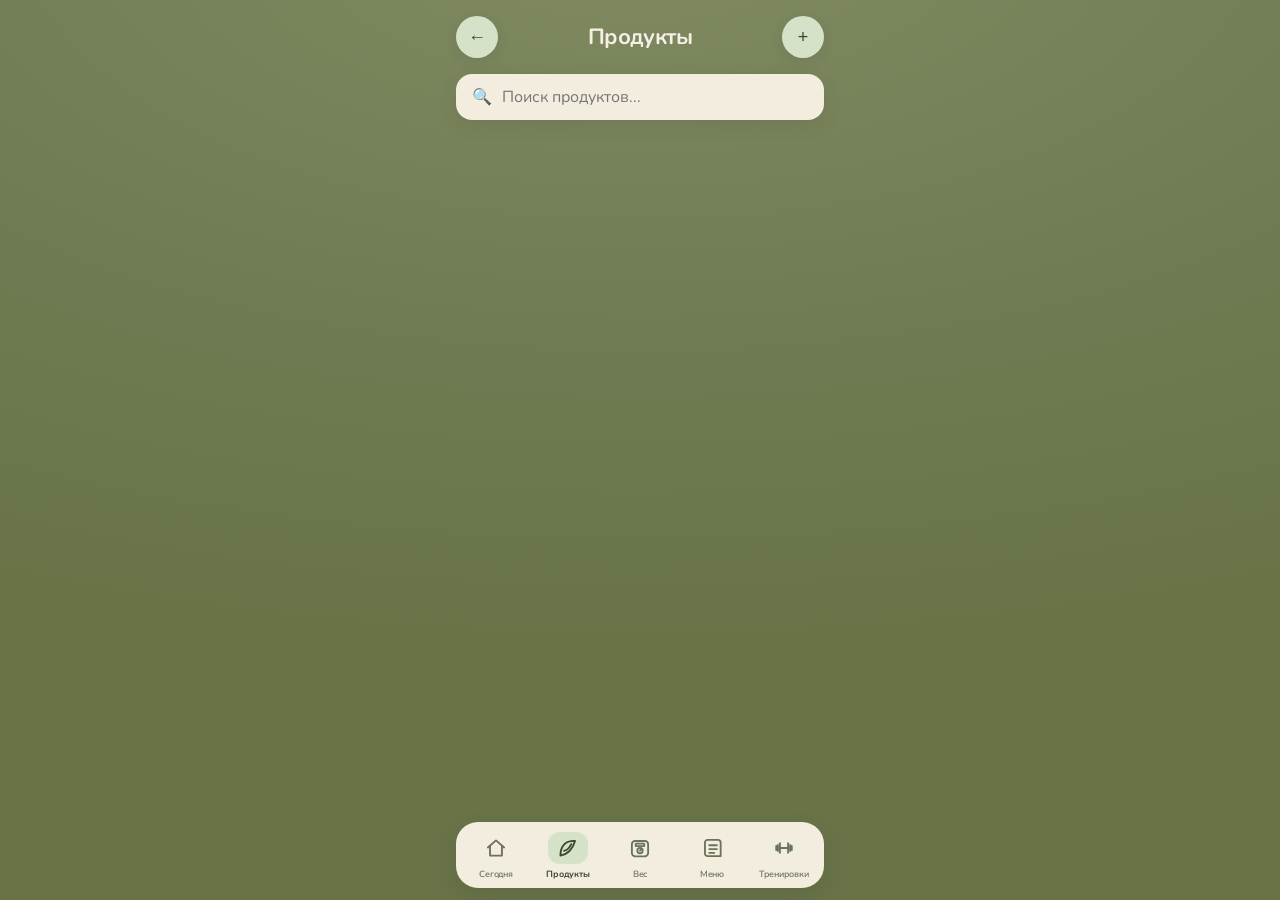
<file: products-list.html>
<!DOCTYPE html>
<html lang="ru">
<head>
  <meta charset="UTF-8">
  <script src="sync-shim.js?v=20261118-session"></script>
  <script src="app-ui.js?v=20261118-session"></script>
  <script type="module" src="sync.js?v=20261118-del2"></script>
  <meta name="viewport" content="width=device-width, initial-scale=1.0">
  <title>Список продуктов — Калории</title>
  <link rel="stylesheet" href="style.css?v=20261118-session">
  <link rel="icon" type="image/png" sizes="32x32" href="favicon.png">
  <link rel="shortcut icon" href="favicon.ico">
  <link rel="apple-touch-icon" href="apple-touch-icon.png">
  <link href="https://fonts.googleapis.com/css2?family=Nunito:wght@400;600;700&display=swap" rel="stylesheet">
  <style>
    .cat-badge {
      display: inline-block; font-size: 11px; font-weight: 600;
      padding: 2px 8px; border-radius: 10px; margin-left: 8px;
      background: var(--sage-light); color: var(--sage-dark);
    }
    .food-item { cursor: pointer; position: relative; }
    .product-id-corner {
      position: absolute; top: 8px; right: 10px;
      font-size: 11px; color: var(--text-light);
    }
    .brand-name { font-size: 13px; color: var(--text-light); margin-top: 1px; }
    .add-to-diary {
      position: absolute; bottom: 8px; right: 10px;
      width: 28px; height: 28px; border-radius: 50%;
      background: var(--sage); color: white; border: none;
      font-size: 16px; cursor: pointer; display: flex;
      align-items: center; justify-content: center;
    }
    .modal-overlay {
      display: none; position: fixed; inset: 0; background: rgba(0,0,0,0.4);
      z-index: 100; justify-content: center; align-items: center;
    }
    .modal-overlay.show { display: flex; }
    .modal-box {
      background: var(--cream); border-radius: 20px; width: 90%; max-width: 340px;
      padding: 20px 16px; max-height: 85vh; overflow-y: auto;
    }
    .modal-select, .modal-input {
      width: 100%; padding: 12px 36px 12px 12px; border-radius: 12px; border: 1px solid var(--sage-light);
      font-family: inherit; font-size: 15px; margin: 6px 0; background: white;
      appearance: none; -webkit-appearance: none;
      background-image: url("data:image/svg+xml,%3Csvg xmlns='http://www.w3.org/2000/svg' width='12' height='12' viewBox='0 0 12 12'%3E%3Cpath fill='%237d9b7a' d='M6 8L1 3h10z'/%3E%3C/svg%3E");
      background-repeat: no-repeat; background-position: right 12px center;
    }
    .modal-input { padding: 12px; background-image: none; }
    .modal-btn {
      width: 100%; padding: 12px; border: none; border-radius: 14px;
      background: var(--sage); color: white; font-family: inherit;
      font-size: 15px; font-weight: 600; cursor: pointer; margin-top: 10px;
    }
  </style>
  <link rel="manifest" href="manifest.json">
  <meta name="apple-mobile-web-app-capable" content="yes">
  <meta name="mobile-web-app-capable" content="yes">
  <meta name="apple-mobile-web-app-status-bar-style" content="black-translucent">
  <meta name="apple-mobile-web-app-title" content="Калории">
  <meta name="theme-color" content="#6F7B52">
  <script src="app-update.js" defer></script>
</head>
<body>
  <div class="app">
    <header class="header">
      <a href="products.html"><button class="icon-btn">←</button></a>
      <h1>Продукты</h1>
      <a href="add-product.html"><button class="icon-btn">+</button></a>
    </header>

    <div class="search-box">
      <span>🔍</span>
      <input type="text" id="search" placeholder="Поиск продуктов..." oninput="render()">
    </div>

    <div id="productsList"></div>

    <nav class="bottom-nav">
      <a href="index.html" class="nav-item"><span class="nav-ic"><svg class="ico-nav" viewBox="0 0 24 24" fill="none" stroke="currentColor" stroke-width="1.7" stroke-linecap="round" stroke-linejoin="round"><path d="M4.5 11.5 12 5l7.5 6.5"/><path d="M6.5 10.5V19h11v-8.5"/></svg></span>Сегодня</a>
      <a href="products.html" class="nav-item active"><span class="nav-ic"><svg class="ico-nav" viewBox="0 0 24 24" fill="none" stroke="currentColor" stroke-width="1.7" stroke-linecap="round" stroke-linejoin="round"><path d="M5 19c6-1 11-5 13.5-13.5C10 5 5 10 5 19Z"/><path d="M8.5 14.5c2 0 5-2.5 6.5-6"/></svg></span>Продукты</a>
      <a href="weight.html" class="nav-item"><span class="nav-ic"><svg class="ico-nav" viewBox="0 0 24 24" fill="none" stroke="currentColor" stroke-width="1.7" stroke-linecap="round" stroke-linejoin="round"><rect x="4.5" y="5.5" width="15" height="14.2" rx="3"/><rect x="8" y="8" width="8" height="2.3" rx=".7"/><circle cx="12" cy="14.4" r="2.5"/><path d="M12 14.4 13.3 12.8"/></svg></span>Вес</a>
      <a href="menu.html" class="nav-item"><span class="nav-ic"><svg class="ico-nav" viewBox="0 0 24 24" fill="none" stroke="currentColor" stroke-width="1.7" stroke-linecap="round" stroke-linejoin="round"><path d="M8 4.5h9.5A2.5 2.5 0 0 1 20 7v12.5H8A2.5 2.5 0 0 1 5.5 17V7A2.5 2.5 0 0 1 8 4.5Z"/><path d="M9.5 9.5h7M9.5 13h7M9.5 16.5h4.5"/></svg></span>Меню</a>
      <a href="workouts.html" class="nav-item"><span class="nav-ic"><svg class="ico-nav" viewBox="0 0 24 24" fill="none" stroke="currentColor" stroke-width="1.7" stroke-linecap="round" stroke-linejoin="round"><path d="M6.2 9.2v5.6M17.8 9.2v5.6"/><path d="M8.2 7.6v8.8M15.8 7.6v8.8"/><path d="M8.2 12h7.6"/><path d="M4.8 10.2h1.4v3.6H4.8zM17.8 10.2h1.4v3.6H17.8z"/></svg></span>Тренировки</a>
    </nav>
  </div>

  <div class="modal-overlay" id="addModal" onclick="if(event.target===this) closeModal()">
    <div class="modal-box">
      <div style="font-weight:700; text-align:center; font-size:17px; margin-bottom:8px;" id="modalProductName">Продукт</div>
      <div id="modalCal"></div>
      <div class="dish-sub" id="dishSub"></div>
      <select class="modal-select" id="modalMeal">
        <option>Завтрак</option>
        <option>Обед</option>
        <option>Ужин</option>
        <option>Перекус</option>
      </select>
      <div style="display:flex; gap:8px;">
        <input type="number" class="modal-input" id="modalAmount" value="100" onfocus="this.value=''" style="flex:1;">
        <select class="modal-select" id="modalUnit" style="width:auto; min-width:100px;" onchange="onUnitChange()">
          <option value="grams">г</option>
        </select>
      </div>
      <button class="modal-btn" onclick="confirmAdd()">Добавить</button>
    </div>
  </div>

  <script>
    const defaultProducts = [];

    let products = JSON.parse(localStorage.getItem('products') || 'null') || defaultProducts;
    let pendingProduct = null;

    let maxId = Math.max(0, ...products.map(p => p.id || 0));
    let idsFixed = false;
    products.forEach((p, i) => {
      if (!p.id || products.filter(x => x.id === p.id).length > 1) {
        maxId++;
        p.id = maxId;
        idsFixed = true;
      }
    });
    const seen = new Set();
    products.forEach(p => {
      if (seen.has(p.id)) {
        maxId++;
        p.id = maxId;
        idsFixed = true;
      }
      seen.add(p.id);
    });
    if (idsFixed) {
      const next = JSON.stringify(products);
      const prev = localStorage.getItem('products');
      if (prev !== next && !(window.__storageValuesEqual && window.__storageValuesEqual(prev, next))) {
        localStorage.setItem('products', next);
      }
    }

    function render() {
      const q = (document.getElementById('search').value || '').toLowerCase();
      const list = document.getElementById('productsList');
      list.innerHTML = '';
      products.filter(p => p.name.toLowerCase().includes(q)).forEach(p => {
        const icon = productIcon(p);
        list.innerHTML += `<div class="card food-item" onclick="location.href='add-product.html?id=${p.id}'">
          <div class="product-id-corner">ID: ${p.id}</div>
          <div class="food-icon">${icon}</div>
          <div class="food-info">
            <div class="food-name">${escapeHtml(p.name)} <span class="cat-badge">${escapeHtml(p.category || '')}</span></div>
            ${p.brand ? `<div class="brand-name">${escapeHtml(p.brand)}</div>` : ''}
            <div class="food-kcal">${p.calories || 0} ккал / 100 г</div>
          </div>
          <button class="add-to-diary" onclick="event.stopPropagation(); openAddModal(${p.id})">+</button>
        </div>`;
      });
    }

    let addDateStr = localDateStr();
    let dishCtrl = null;

    function renderAddCal() {
      const box = document.getElementById('modalCal');
      box._calYear = undefined;
      box._calMonth = undefined;
      renderMiniCalendar(box, addDateStr, function (ds) {
        addDateStr = ds;
        renderMiniCalendar(box, addDateStr, arguments.callee);
      });
    }

    function mountSub() {
      dishCtrl = mountDishSubtract(document.getElementById('dishSub'), {
        gramsGetter: function () {
          const amount = +document.getElementById('modalAmount').value;
          const unit = document.getElementById('modalUnit').value;
          if (unit === 'portion' && pendingProduct && pendingProduct.portionGrams) {
            return amount * pendingProduct.portionGrams;
          }
          return amount;
        }
      });
      document.getElementById('modalAmount').oninput = function () { if (dishCtrl) dishCtrl.update(); };
    }

    function openAddModal(id) {
      const p = products.find(x => x.id == id);
      if (!p) return;
      pendingProduct = p;
      document.getElementById('modalProductName').textContent = p.name;
      const unitSelect = document.getElementById('modalUnit');
      unitSelect.innerHTML = '<option value="grams">г</option>';
      if (p.portionType && p.portionGrams) {
        unitSelect.innerHTML += `<option value="portion">${escapeHtml(p.portionType)} (${p.portionGrams} г)</option>`;
      }
      document.getElementById('modalAmount').value = 100;
      addDateStr = localDateStr();
      renderAddCal();
      mountSub();
      if (dishCtrl) dishCtrl.reset();
      document.getElementById('addModal').classList.add('show');
    }

    function onUnitChange() {
      const unit = document.getElementById('modalUnit').value;
      document.getElementById('modalAmount').value = unit === 'portion' ? 1 : 100;
      if (dishCtrl) dishCtrl.update();
    }

    function closeModal() {
      document.getElementById('addModal').classList.remove('show');
    }

    function confirmAdd() {
      const meal = document.getElementById('modalMeal').value;
      const amount = +document.getElementById('modalAmount').value;
      const unit = document.getElementById('modalUnit').value;
      if (!amount || amount <= 0) { alert('Введи количество'); return; }

      let grams = amount;
      if (unit === 'portion' && pendingProduct.portionGrams) {
        grams = amount * pendingProduct.portionGrams;
      }
      const net = netGramsOrAlert(dishCtrl, grams);
      if (net == null) return;
      grams = net;

      const p = pendingProduct;
      const entry = {
        type: 'product', id: p.id, name: p.name, grams,
        calories: Math.round((p.calories || 0) * grams / 100),
        protein: +((p.protein || 0) * grams / 100).toFixed(1),
        fat: +((p.fat || 0) * grams / 100).toFixed(1),
        carbs: +((p.carbs || 0) * grams / 100).toFixed(1)
      };

      const key = 'diary-' + addDateStr;
      let diary = JSON.parse(localStorage.getItem(key) || '{}');
      if (!diary[meal]) diary[meal] = [];
      diary[meal].push(entry);
      localStorage.setItem(key, JSON.stringify(diary));
      closeModal();
      alert('Добавлено!');
    }

    window.__calorieOnSync = function (keys) {
      if (!keys || !keys.length) return false;
      const relevant = keys.some(function (k) { return k === 'products' || k === 'dishes'; });
      if (!relevant) return false;
      try {
        const parsed = JSON.parse(localStorage.getItem('products') || 'null');
        if (parsed) products = parsed;
      } catch (e) {}
      const y = window.scrollY || 0;
      render();
      window.scrollTo(0, y);
      return true;
    };

    render();
  </script>
</body>
</html>
</file>
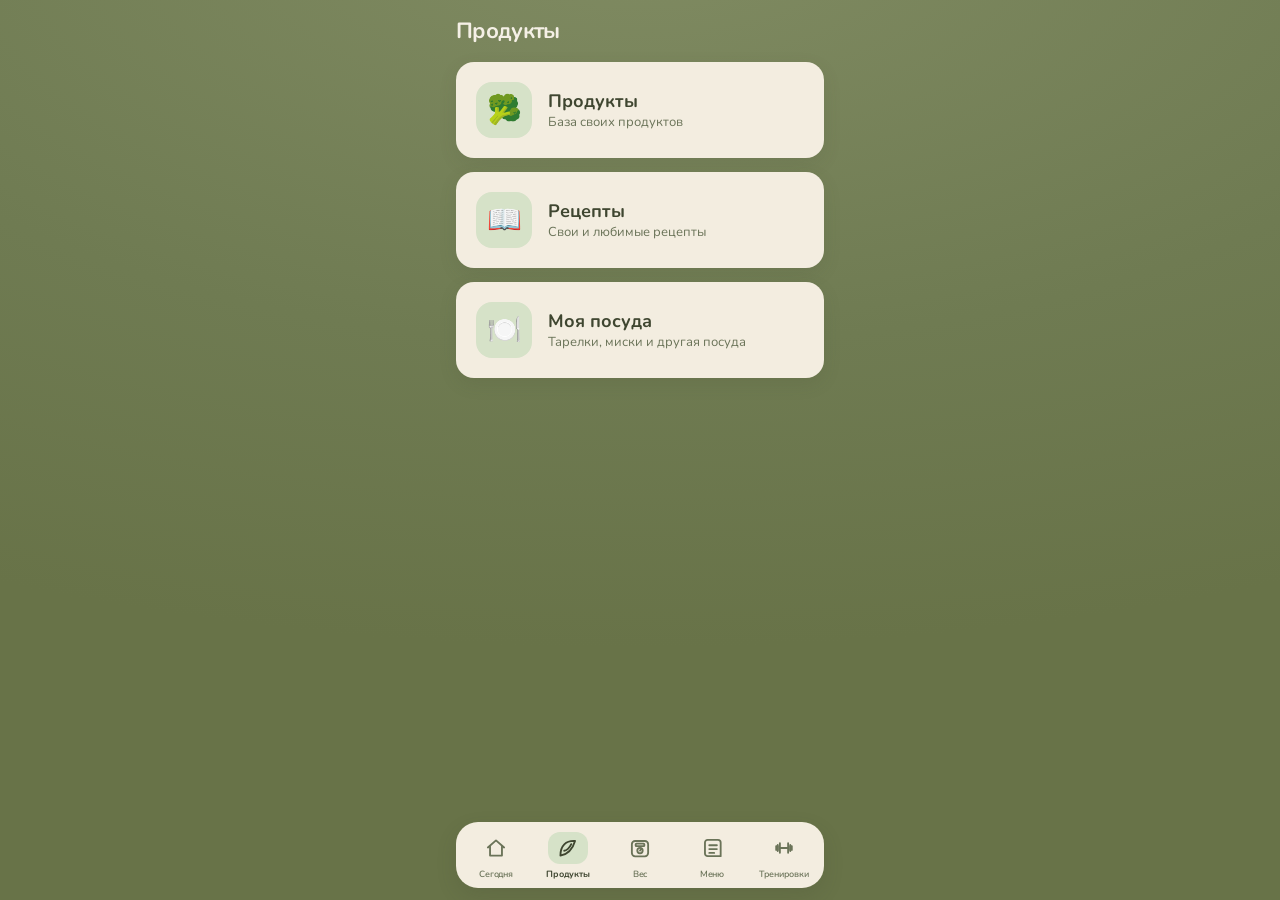
<file: products.html>
<!DOCTYPE html>
<html lang="ru">
<head>
  <meta charset="UTF-8">
  <script src="sync-shim.js?v=20261118-session"></script>
  <script type="module" src="sync.js?v=20261118-del2"></script>
  <meta name="viewport" content="width=device-width, initial-scale=1.0">
  <title>Продукты — Калории</title>
  <link rel="stylesheet" href="style.css?v=20261118-session">
  <link href="https://fonts.googleapis.com/css2?family=Nunito:wght@400;600;700&display=swap" rel="stylesheet">
  <link rel="manifest" href="manifest.json">
  <link rel="icon" type="image/png" sizes="32x32" href="favicon.png">
  <link rel="shortcut icon" href="favicon.ico">
  <link rel="apple-touch-icon" href="apple-touch-icon.png">
  <meta name="theme-color" content="#6F7B52">
  <meta name="apple-mobile-web-app-capable" content="yes">
  <meta name="mobile-web-app-capable" content="yes">
  <meta name="apple-mobile-web-app-status-bar-style" content="black-translucent">
  <meta name="apple-mobile-web-app-title" content="Калории">
  <script src="app-update.js" defer></script>
</head>
<body>
  <div class="app">
    <header class="header">
      <h1>Продукты</h1>
    </header>

    <a href="products-list.html" style="text-decoration:none; color:inherit;">
      <div class="card" style="padding:20px; margin-bottom:14px; display:flex; align-items:center; gap:16px;">
        <div style="width:56px; height:56px; border-radius:16px; background:var(--sage-light); display:flex; align-items:center; justify-content:center; font-size:28px;">🥦</div>
        <div>
          <div style="font-size:18px; font-weight:700;">Продукты</div>
          <div style="font-size:13px; color:var(--text-light);">База своих продуктов</div>
        </div>
      </div>
    </a>

    <a href="recipes.html" style="text-decoration:none; color:inherit;">
      <div class="card" style="padding:20px; margin-bottom:14px; display:flex; align-items:center; gap:16px;">
        <div style="width:56px; height:56px; border-radius:16px; background:var(--sage-light); display:flex; align-items:center; justify-content:center; font-size:28px;">📖</div>
        <div>
          <div style="font-size:18px; font-weight:700;">Рецепты</div>
          <div style="font-size:13px; color:var(--text-light);">Свои и любимые рецепты</div>
        </div>
      </div>
    </a>

    <a href="dishes.html" style="text-decoration:none; color:inherit;">
      <div class="card" style="padding:20px; display:flex; align-items:center; gap:16px;">
        <div style="width:56px; height:56px; border-radius:16px; background:var(--sage-light); display:flex; align-items:center; justify-content:center; font-size:28px;">🍽️</div>
        <div>
          <div style="font-size:18px; font-weight:700;">Моя посуда</div>
          <div style="font-size:13px; color:var(--text-light);">Тарелки, миски и другая посуда</div>
        </div>
      </div>
    </a>

    <nav class="bottom-nav">
      <a href="index.html" class="nav-item"><span class="nav-ic"><svg class="ico-nav" viewBox="0 0 24 24" fill="none" stroke="currentColor" stroke-width="1.7" stroke-linecap="round" stroke-linejoin="round"><path d="M4.5 11.5 12 5l7.5 6.5"/><path d="M6.5 10.5V19h11v-8.5"/></svg></span>Сегодня</a>
      <a href="products.html" class="nav-item active"><span class="nav-ic"><svg class="ico-nav" viewBox="0 0 24 24" fill="none" stroke="currentColor" stroke-width="1.7" stroke-linecap="round" stroke-linejoin="round"><path d="M5 19c6-1 11-5 13.5-13.5C10 5 5 10 5 19Z"/><path d="M8.5 14.5c2 0 5-2.5 6.5-6"/></svg></span>Продукты</a>
      <a href="weight.html" class="nav-item"><span class="nav-ic"><svg class="ico-nav" viewBox="0 0 24 24" fill="none" stroke="currentColor" stroke-width="1.7" stroke-linecap="round" stroke-linejoin="round"><rect x="4.5" y="5.5" width="15" height="14.2" rx="3"/><rect x="8" y="8" width="8" height="2.3" rx=".7"/><circle cx="12" cy="14.4" r="2.5"/><path d="M12 14.4 13.3 12.8"/></svg></span>Вес</a>
      <a href="menu.html" class="nav-item"><span class="nav-ic"><svg class="ico-nav" viewBox="0 0 24 24" fill="none" stroke="currentColor" stroke-width="1.7" stroke-linecap="round" stroke-linejoin="round"><path d="M8 4.5h9.5A2.5 2.5 0 0 1 20 7v12.5H8A2.5 2.5 0 0 1 5.5 17V7A2.5 2.5 0 0 1 8 4.5Z"/><path d="M9.5 9.5h7M9.5 13h7M9.5 16.5h4.5"/></svg></span>Меню</a>
      <a href="workouts.html" class="nav-item"><span class="nav-ic"><svg class="ico-nav" viewBox="0 0 24 24" fill="none" stroke="currentColor" stroke-width="1.7" stroke-linecap="round" stroke-linejoin="round"><path d="M6.2 9.2v5.6M17.8 9.2v5.6"/><path d="M8.2 7.6v8.8M15.8 7.6v8.8"/><path d="M8.2 12h7.6"/><path d="M4.8 10.2h1.4v3.6H4.8zM17.8 10.2h1.4v3.6H17.8z"/></svg></span>Тренировки</a>
    </nav>
  </div>
</body>
</html>
</file>
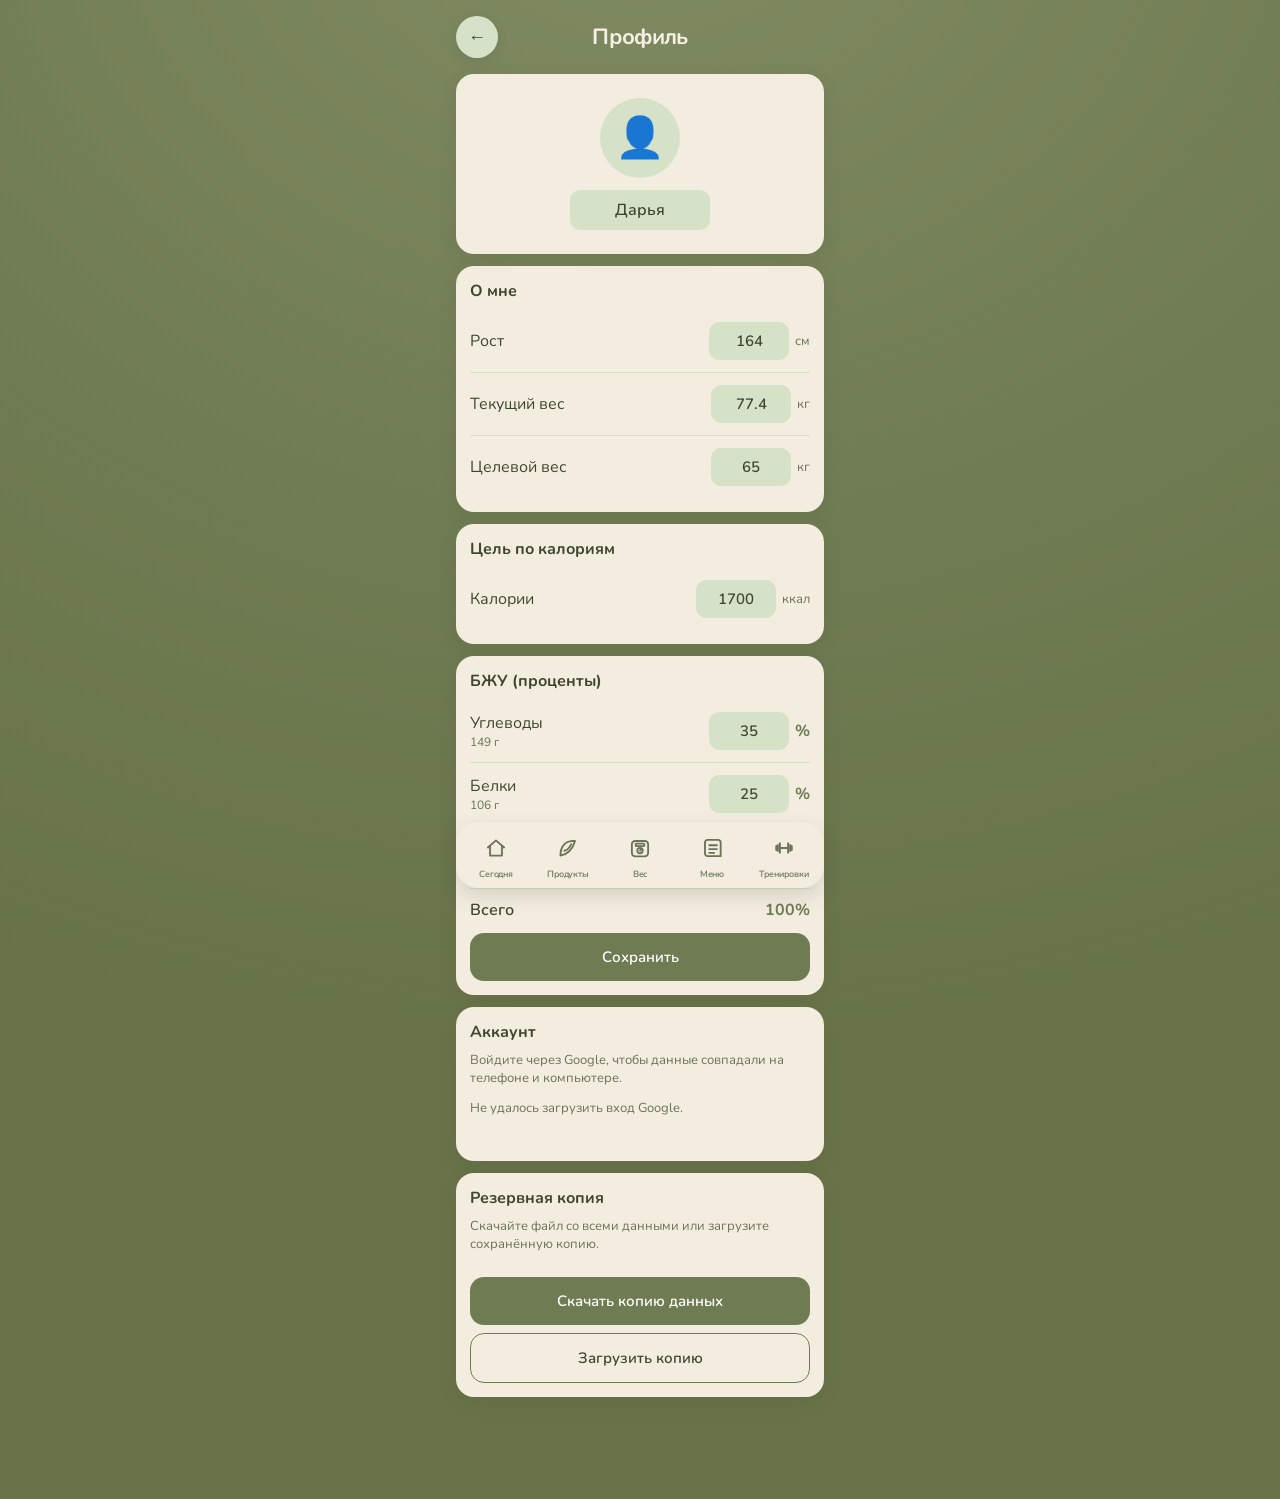
<file: profile.html>
<!DOCTYPE html>
<html lang="ru">
<head>
  <meta charset="UTF-8">
  <script src="sync-shim.js?v=20261118-session"></script>
  <script type="module" src="sync.js?v=20261118-del2"></script>
  <meta name="viewport" content="width=device-width, initial-scale=1.0">
  <title>Профиль — Калории</title>
  <link rel="stylesheet" href="style.css?v=20261118-session">
  <link rel="icon" type="image/png" sizes="32x32" href="favicon.png">
  <link rel="shortcut icon" href="favicon.ico">
  <link rel="apple-touch-icon" href="apple-touch-icon.png">
  <link href="https://fonts.googleapis.com/css2?family=Nunito:wght@400;600;700&display=swap" rel="stylesheet">
  <style>
    #gisButtonHost { margin: 8px 0 4px; min-height: 44px; }
    #gisButtonHost iframe { margin: 0 auto; }
    .gis-fallback { font-size: 13px; color: var(--ink-soft); }
    .goal-row {
      display: flex; justify-content: space-between; align-items: center;
      padding: 12px 0; border-bottom: 1px solid var(--sage-light);
    }
    .goal-row:last-child { border-bottom: none; }
    .goal-input {
      width: 80px; padding: 8px; border-radius: 10px; border: 1px solid var(--sage-light);
      text-align: center; font-family: inherit; font-size: 15px; font-weight: 600;
      background: var(--sage-light); color: var(--sage-dark);
    }
    .name-input {
      width: 140px; padding: 8px; border-radius: 10px; border: 1px solid var(--sage-light);
      text-align: center; font-family: inherit; font-size: 16px; font-weight: 600;
      background: var(--sage-light); color: var(--sage-dark);
    }
    .save-btn {
      width: 100%; padding: 14px; border: none; border-radius: 14px;
      background: var(--sage); color: white; font-family: inherit;
      font-size: 15px; font-weight: 600; margin-top: 12px; cursor: pointer;
    }
    .percent { color: var(--sage); font-weight: 700; font-size: 16px; }
    .backup-secondary {
      background: var(--white);
      color: var(--sage-dark);
      border: 1.5px solid var(--sage);
      margin-top: 8px;
    }
    .backup-hint { font-size: 13px; color: var(--text-light); margin-bottom: 12px; }
    .account-row { display: flex; align-items: center; gap: 12px; margin-bottom: 8px; }
    .account-photo {
      width: 48px; height: 48px; border-radius: 50%; object-fit: cover;
      background: var(--sage-light); flex-shrink: 0;
    }
    .account-photo.placeholder {
      display: flex; align-items: center; justify-content: center;
      font-size: 20px;
    }
    .account-email { font-weight: 600; color: var(--sage-dark); word-break: break-all; }
    .account-name { font-size: 13px; color: var(--text-light); }
    .account-status { font-size: 13px; color: var(--text-light); margin: 8px 0 12px; }
    .account-hint { font-size: 13px; color: var(--text-light); margin-bottom: 12px; }
    .account-error {
      font-size: 13px; line-height: 1.4; color: #6b2a22;
      background: #f6e4dc; border-radius: 12px; padding: 10px 12px;
      margin: 0 0 12px;
    }
  </style>
  <link rel="manifest" href="manifest.json">
  <meta name="apple-mobile-web-app-capable" content="yes">
  <meta name="mobile-web-app-capable" content="yes">
  <meta name="apple-mobile-web-app-status-bar-style" content="black-translucent">
  <meta name="apple-mobile-web-app-title" content="Калории">
  <meta name="theme-color" content="#6F7B52">
  <script src="app-update.js" defer></script>
</head>
<body>
  <div class="app">
    <header class="header">
      <a href="index.html"><button class="icon-btn">←</button></a>
      <h1>Профиль</h1>
      <div style="width:42px"></div>
    </header>

    <div class="card" style="text-align:center; padding:24px;">
      <div style="width:80px; height:80px; border-radius:50%; background:var(--sage-light); display:flex; align-items:center; justify-content:center; font-size:40px; margin:0 auto 12px;">👤</div>
      <input type="text" id="name" class="name-input" value="Дарья">
    </div>

    <div class="card">
      <div style="font-weight:700; margin-bottom:8px; color:var(--sage-dark);">О мне</div>
      <div class="goal-row">
        <span>Рост</span>
        <div style="display:flex; align-items:center; gap:6px;">
          <input type="number" id="height" class="goal-input" value="164">
          <span style="font-size:13px; color:var(--text-light);">см</span>
        </div>
      </div>
      <div class="goal-row">
        <span>Текущий вес</span>
        <div style="display:flex; align-items:center; gap:6px;">
          <input type="number" step="0.1" id="weight" class="goal-input" value="77.4">
          <span style="font-size:13px; color:var(--text-light);">кг</span>
        </div>
      </div>
      <div class="goal-row">
        <span>Целевой вес</span>
        <div style="display:flex; align-items:center; gap:6px;">
          <input type="number" step="0.1" id="target-weight" class="goal-input" value="65">
          <span style="font-size:13px; color:var(--text-light);">кг</span>
        </div>
      </div>
    </div>

    <div class="card">
      <div style="font-weight:700; margin-bottom:8px; color:var(--sage-dark);">Цель по калориям</div>
      <div class="goal-row">
        <span>Калории</span>
        <div style="display:flex; align-items:center; gap:6px;">
          <input type="number" id="calories" class="goal-input" value="1700">
          <span style="font-size:13px; color:var(--text-light);">ккал</span>
        </div>
      </div>
    </div>

    <div class="card">
      <div style="font-weight:700; margin-bottom:8px; color:var(--sage-dark);">БЖУ (проценты)</div>
      <div class="goal-row">
        <div>
          <div>Углеводы</div>
          <div id="carb-grams" style="font-size:12px; color:var(--text-light);">200 г</div>
        </div>
        <div style="display:flex; align-items:center; gap:6px;">
          <input type="number" id="carb-pct" class="goal-input" value="35" oninput="recalc()">
          <span class="percent">%</span>
        </div>
      </div>
      <div class="goal-row">
        <div>
          <div>Белки</div>
          <div id="protein-grams" style="font-size:12px; color:var(--text-light);">90 г</div>
        </div>
        <div style="display:flex; align-items:center; gap:6px;">
          <input type="number" id="protein-pct" class="goal-input" value="25" oninput="recalc()">
          <span class="percent">%</span>
        </div>
      </div>
      <div class="goal-row">
        <div>
          <div>Жиры</div>
          <div id="fat-grams" style="font-size:12px; color:var(--text-light);">70 г</div>
        </div>
        <div style="display:flex; align-items:center; gap:6px;">
          <input type="number" id="fat-pct" class="goal-input" value="40" oninput="recalc()">
          <span class="percent">%</span>
        </div>
      </div>
      <div style="display:flex; justify-content:space-between; margin-top:10px; font-weight:600;">
        <span>Всего</span>
        <span id="total-pct" class="percent">100%</span>
      </div>
      <button class="save-btn" onclick="saveAll()">Сохранить</button>
    </div>

    <div class="card" id="accountCard">
      <div style="font-weight:700; margin-bottom:8px; color:var(--sage-dark);">Аккаунт</div>
      <div id="accountBody">
        <p class="account-hint">Войдите через Google, чтобы данные совпадали на телефоне и компьютере.</p>
        <button class="save-btn" type="button" onclick="accountSignIn()">Войти через Google</button>
      </div>
    </div>

    <div class="card">
      <div style="font-weight:700; margin-bottom:8px; color:var(--sage-dark);">Резервная копия</div>
      <p class="backup-hint">Скачайте файл со всеми данными или загрузите сохранённую копию.</p>
      <button class="save-btn" type="button" onclick="downloadDataBackup()">Скачать копию данных</button>
      <button class="save-btn backup-secondary" type="button" onclick="uploadDataBackup()">Загрузить копию</button>
      <input type="file" id="backupFile" accept="application/json,.json" style="display:none" onchange="onBackupFile(this)">
    </div>

    <nav class="bottom-nav">
      <a href="index.html" class="nav-item"><span class="nav-ic"><svg class="ico-nav" viewBox="0 0 24 24" fill="none" stroke="currentColor" stroke-width="1.7" stroke-linecap="round" stroke-linejoin="round"><path d="M4.5 11.5 12 5l7.5 6.5"/><path d="M6.5 10.5V19h11v-8.5"/></svg></span>Сегодня</a>
      <a href="products.html" class="nav-item"><span class="nav-ic"><svg class="ico-nav" viewBox="0 0 24 24" fill="none" stroke="currentColor" stroke-width="1.7" stroke-linecap="round" stroke-linejoin="round"><path d="M5 19c6-1 11-5 13.5-13.5C10 5 5 10 5 19Z"/><path d="M8.5 14.5c2 0 5-2.5 6.5-6"/></svg></span>Продукты</a>
      <a href="weight.html" class="nav-item"><span class="nav-ic"><svg class="ico-nav" viewBox="0 0 24 24" fill="none" stroke="currentColor" stroke-width="1.7" stroke-linecap="round" stroke-linejoin="round"><rect x="4.5" y="5.5" width="15" height="14.2" rx="3"/><rect x="8" y="8" width="8" height="2.3" rx=".7"/><circle cx="12" cy="14.4" r="2.5"/><path d="M12 14.4 13.3 12.8"/></svg></span>Вес</a>
      <a href="menu.html" class="nav-item"><span class="nav-ic"><svg class="ico-nav" viewBox="0 0 24 24" fill="none" stroke="currentColor" stroke-width="1.7" stroke-linecap="round" stroke-linejoin="round"><path d="M8 4.5h9.5A2.5 2.5 0 0 1 20 7v12.5H8A2.5 2.5 0 0 1 5.5 17V7A2.5 2.5 0 0 1 8 4.5Z"/><path d="M9.5 9.5h7M9.5 13h7M9.5 16.5h4.5"/></svg></span>Меню</a>
      <a href="workouts.html" class="nav-item"><span class="nav-ic"><svg class="ico-nav" viewBox="0 0 24 24" fill="none" stroke="currentColor" stroke-width="1.7" stroke-linecap="round" stroke-linejoin="round"><path d="M6.2 9.2v5.6M17.8 9.2v5.6"/><path d="M8.2 7.6v8.8M15.8 7.6v8.8"/><path d="M8.2 12h7.6"/><path d="M4.8 10.2h1.4v3.6H4.8zM17.8 10.2h1.4v3.6H17.8z"/></svg></span>Тренировки</a>
    </nav>
  </div>

  <script>
    function recalc() {
      const cal = +document.getElementById('calories').value || 0;
      const carb = +document.getElementById('carb-pct').value || 0;
      const protein = +document.getElementById('protein-pct').value || 0;
      const fat = +document.getElementById('fat-pct').value || 0;
      const total = carb + protein + fat;

      document.getElementById('total-pct').textContent = total + '%';
      document.getElementById('total-pct').style.color = total === 100 ? 'var(--sage)' : '#c44';

      document.getElementById('carb-grams').textContent = Math.round(cal * carb / 100 / 4) + ' г';
      document.getElementById('protein-grams').textContent = Math.round(cal * protein / 100 / 4) + ' г';
      document.getElementById('fat-grams').textContent = Math.round(cal * fat / 100 / 9) + ' г';
    }

    function saveAll() {
      const total = (+document.getElementById('carb-pct').value) +
                     (+document.getElementById('protein-pct').value) +
                     (+document.getElementById('fat-pct').value);
      if (total !== 100) {
        alert('Сумма процентов должна быть 100%');
        return;
      }
      localStorage.setItem('name', document.getElementById('name').value);
      localStorage.setItem('height', document.getElementById('height').value);
      localStorage.setItem('weight', document.getElementById('weight').value);
      localStorage.setItem('target-weight', document.getElementById('target-weight').value);
      localStorage.setItem('calories', document.getElementById('calories').value);
      localStorage.setItem('carb-pct', document.getElementById('carb-pct').value);
      localStorage.setItem('protein-pct', document.getElementById('protein-pct').value);
      localStorage.setItem('fat-pct', document.getElementById('fat-pct').value);
      alert('Сохранено');
    }

    // Load saved
    if (localStorage.getItem('name')) document.getElementById('name').value = localStorage.getItem('name');
    if (localStorage.getItem('height')) document.getElementById('height').value = localStorage.getItem('height');
    if (localStorage.getItem('weight')) document.getElementById('weight').value = localStorage.getItem('weight');
    if (localStorage.getItem('target-weight')) document.getElementById('target-weight').value = localStorage.getItem('target-weight');
    if (localStorage.getItem('calories')) {
      document.getElementById('calories').value = localStorage.getItem('calories');
      document.getElementById('carb-pct').value = localStorage.getItem('carb-pct');
      document.getElementById('protein-pct').value = localStorage.getItem('protein-pct');
      document.getElementById('fat-pct').value = localStorage.getItem('fat-pct');
    }
    recalc();
    document.getElementById('calories').addEventListener('input', recalc);

    function statusLabel(status) {
      switch (status) {
        case 'signed-in': return 'синхронизировано';
        case 'syncing': return 'синхронизация…';
        case 'offline': return 'офлайн';
        case 'signing-in': return 'входим…';
        case 'error': return 'ошибка синхронизации';
        case 'unconfigured': return 'синхронизация не настроена';
        case 'idle': return 'подключаемся…';
        default: return '';
      }
    }

    function escapeHtml(s) {
      return String(s || '').replace(/[&<>"']/g, function (c) {
        return ({'&':'&amp;','<':'&lt;','>':'&gt;','"':'&quot;',"'":'&#39;'})[c];
      });
    }

    function renderAccount() {
      const body = document.getElementById('accountBody');
      if (!body) return;
      const api = window.CalorieSync;
      const status = api && api.getStatus ? api.getStatus() : 'idle';
      const user = api && api.getUser ? api.getUser() : null;
      const lastError = api && api.getLastError ? api.getLastError() : '';
      const standalone = !!(api && api.isStandalone && api.isStandalone());
      const ios = !!(api && api.isIOS && api.isIOS());
      // Any signed-in Firebase user must show the account + «Выйти»,
      // even while status is still idle/syncing after a redirect return.
      const signedIn = !!user;

      if (signedIn) {
        const name = user.name || '';
        const email = user.email || '';
        const photo = user.photo || '';
        const initial = (name || email || '?').trim().charAt(0).toUpperCase();
        const photoHtml = photo
          ? '<img class="account-photo" alt="" src="' + escapeHtml(photo) + '">'
          : '<div class="account-photo placeholder">' + escapeHtml(initial) + '</div>';
        const label = statusLabel(status) || 'синхронизировано';
        body.innerHTML =
          '<div class="account-row">' + photoHtml +
            '<div>' +
              (name ? '<div class="account-name">' + escapeHtml(name) + '</div>' : '') +
              (email ? '<div class="account-email">' + escapeHtml(email) + '</div>' : '') +
            '</div>' +
          '</div>' +
          '<div class="account-status">' + escapeHtml(label) + '</div>' +
          (lastError && status === 'error' ? '<div class="account-error">' + escapeHtml(lastError) + '</div>' : '') +
          '<button class="save-btn backup-secondary" type="button" onclick="accountSignOut()">Выйти</button>';
        return;
      }

      if (status === 'signing-in') {
        body.innerHTML = '<p class="account-hint">Входим через Google… Если сейчас откроется другое окно или Safari, вернитесь на эту страницу после входа.</p>';
        return;
      }

      if (status === 'unconfigured') {
        body.innerHTML = '<p class="account-hint">Синхронизация ещё не подключена.</p>';
        return;
      }

      let html = '<p class="account-hint">Войдите через Google, чтобы данные совпадали на телефоне и компьютере.</p>';
      if (standalone && ios) {
        html += '<p class="account-hint">На iPhone из значка на экране «Домой» вход может не открыться. Откройте сайт во вкладке Safari и войдите там.</p>';
      }
      if (lastError) {
        html += '<div class="account-error">' + escapeHtml(lastError) + '</div>';
      }
      const useGis = !!(window.CalorieSync && window.CalorieSync.isGisEnabled && window.CalorieSync.isGisEnabled());
      if (useGis) {
        html += '<div id="gisButtonHost"></div>';
      } else {
        html += '<button class="save-btn" type="button" onclick="accountSignIn()">Войти через Google</button>';
      }
      body.innerHTML = html;
      if (useGis && window.CalorieSync.mountGoogleButton) {
        window.CalorieSync.mountGoogleButton(document.getElementById('gisButtonHost'));
      }
    }

    function accountSignIn() {
      // Must call signInWithPopup in this click tick and must not re-render
      // the card first (that tears down the button and iOS blocks the popup).
      if (window.CalorieSync && window.CalorieSync.signIn) {
        window.CalorieSync.signIn();
      } else {
        const body = document.getElementById('accountBody');
        if (body) {
          body.innerHTML = '<p class="account-hint">Подождите секунду и нажмите ещё раз.</p>' +
            '<button class="save-btn" type="button" onclick="accountSignIn()">Войти через Google</button>';
        }
      }
    }

    function accountSignOut() {
      if (window.CalorieSync && window.CalorieSync.signOut) window.CalorieSync.signOut();
      else alert('Подождите секунду и нажмите ещё раз.');
    }

    function bindAccount() {
      if (window.CalorieSync && window.CalorieSync.onStatusChange) {
        window.CalorieSync.onStatusChange(renderAccount);
      }
      renderAccount();
    }
    if (window.CalorieSync) bindAccount();
    document.addEventListener('calorie-sync-ready', bindAccount);
    document.addEventListener('calorie-sync-status', renderAccount);

    function downloadDataBackup() {
      if (window.CalorieSync && window.CalorieSync.exportBackup) {
        window.CalorieSync.exportBackup();
        return;
      }
      alert('Подождите секунду и нажмите ещё раз.');
    }

    function uploadDataBackup() {
      document.getElementById('backupFile').click();
    }

    function onBackupFile(input) {
      const file = input.files && input.files[0];
      input.value = '';
      if (!file) return;
      if (window.CalorieSync && window.CalorieSync.importBackupFromFile) {
        window.CalorieSync.importBackupFromFile(file);
        return;
      }
      alert('Подождите секунду и нажмите ещё раз.');
    }
  </script>
</body>
</html>
</file>
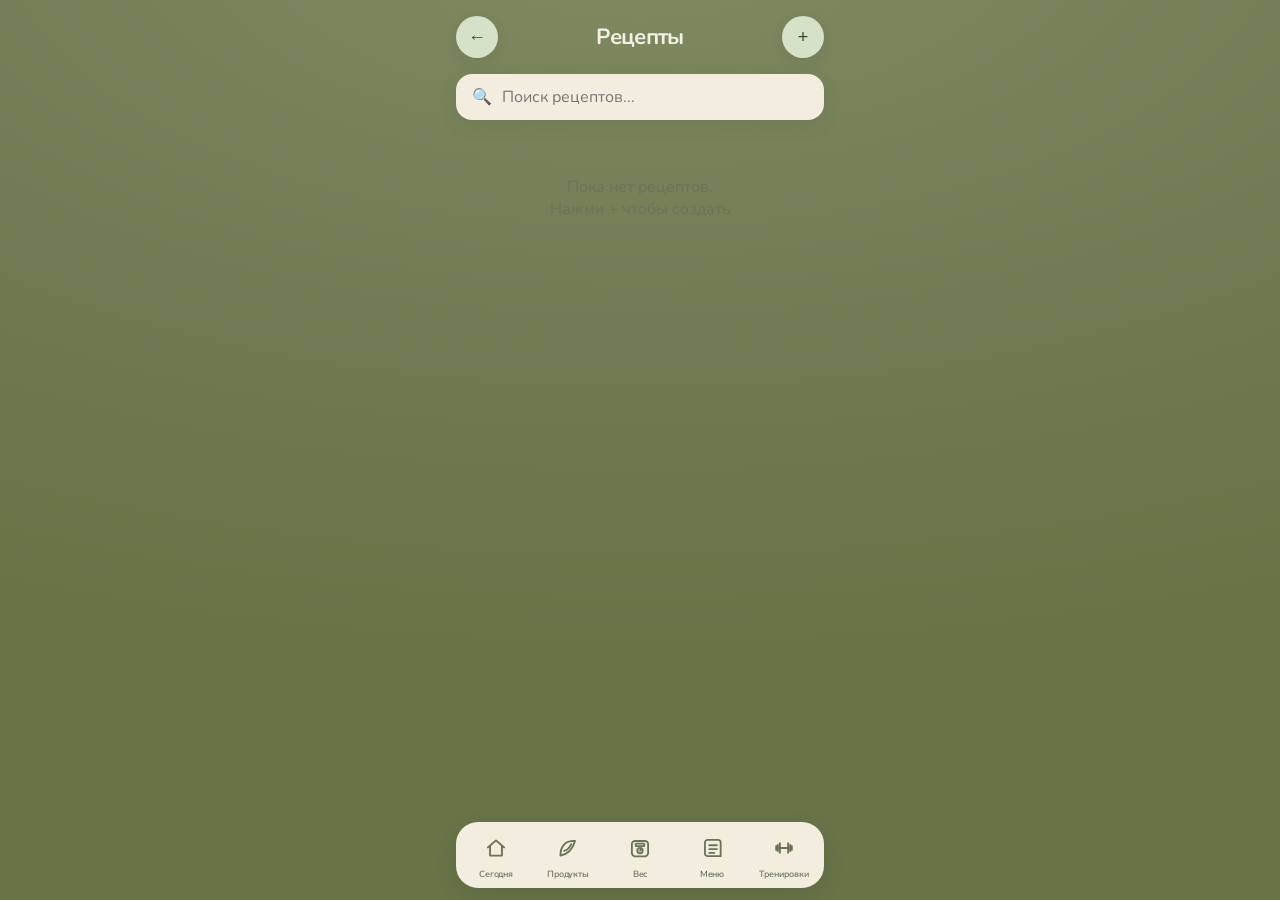
<file: recipes.html>
<!DOCTYPE html>
<html lang="ru">
<head>
  <meta charset="UTF-8">
  <script src="sync-shim.js?v=20261118-session"></script>
  <script src="app-ui.js?v=20261118-session"></script>
  <script type="module" src="sync.js?v=20261118-del2"></script>
  <meta name="viewport" content="width=device-width, initial-scale=1.0">
  <title>Рецепты — Калории</title>
  <link rel="stylesheet" href="style.css?v=20261118-session">
  <link rel="icon" type="image/png" sizes="32x32" href="favicon.png">
  <link rel="shortcut icon" href="favicon.ico">
  <link rel="apple-touch-icon" href="apple-touch-icon.png">
  <link href="https://fonts.googleapis.com/css2?family=Nunito:wght@400;600;700&display=swap" rel="stylesheet">
  <style>
    .recipe-item { position: relative; }
    .add-to-diary {
      position: absolute; bottom: 8px; right: 10px;
      width: 28px; height: 28px; border-radius: 50%;
      background: var(--sage); color: white; border: none;
      font-size: 16px; cursor: pointer; display: flex;
      align-items: center; justify-content: center;
    }
    .modal-overlay {
      display: none; position: fixed; inset: 0; background: rgba(0,0,0,0.4);
      z-index: 100; justify-content: center; align-items: center;
    }
    .modal-overlay.show { display: flex; }
    .modal-box {
      background: var(--cream); border-radius: 20px; width: 90%; max-width: 340px;
      padding: 20px 16px; max-height: 85vh; overflow-y: auto;
    }
    .modal-select, .modal-input {
      width: 100%; padding: 12px 36px 12px 12px; border-radius: 12px; border: 1px solid var(--sage-light);
      font-family: inherit; font-size: 15px; margin: 6px 0; background: white;
      appearance: none; -webkit-appearance: none;
      background-image: url("data:image/svg+xml,%3Csvg xmlns='http://www.w3.org/2000/svg' width='12' height='12' viewBox='0 0 12 12'%3E%3Cpath fill='%237d9b7a' d='M6 8L1 3h10z'/%3E%3C/svg%3E");
      background-repeat: no-repeat; background-position: right 12px center;
    }
    .modal-input { padding: 12px; background-image: none; }
    .modal-btn {
      width: 100%; padding: 12px; border: none; border-radius: 14px;
      background: var(--sage); color: white; font-family: inherit;
      font-size: 15px; font-weight: 600; cursor: pointer; margin-top: 10px;
    }
  </style>
  <link rel="manifest" href="manifest.json">
  <meta name="apple-mobile-web-app-capable" content="yes">
  <meta name="mobile-web-app-capable" content="yes">
  <meta name="apple-mobile-web-app-status-bar-style" content="black-translucent">
  <meta name="apple-mobile-web-app-title" content="Калории">
  <meta name="theme-color" content="#6F7B52">
  <script src="app-update.js" defer></script>
</head>
<body>
  <div class="app">
    <header class="header">
      <a href="products.html"><button class="icon-btn">←</button></a>
      <h1>Рецепты</h1>
      <a href="add-recipe.html"><button class="icon-btn">+</button></a>
    </header>

    <div class="search-box">
      <span>🔍</span>
      <input type="text" id="search" placeholder="Поиск рецептов..." oninput="render()">
    </div>

    <div id="recipesList"></div>

    <nav class="bottom-nav">
      <a href="index.html" class="nav-item"><span class="nav-ic"><svg class="ico-nav" viewBox="0 0 24 24" fill="none" stroke="currentColor" stroke-width="1.7" stroke-linecap="round" stroke-linejoin="round"><path d="M4.5 11.5 12 5l7.5 6.5"/><path d="M6.5 10.5V19h11v-8.5"/></svg></span>Сегодня</a>
      <a href="products.html" class="nav-item"><span class="nav-ic"><svg class="ico-nav" viewBox="0 0 24 24" fill="none" stroke="currentColor" stroke-width="1.7" stroke-linecap="round" stroke-linejoin="round"><path d="M5 19c6-1 11-5 13.5-13.5C10 5 5 10 5 19Z"/><path d="M8.5 14.5c2 0 5-2.5 6.5-6"/></svg></span>Продукты</a>
      <a href="weight.html" class="nav-item"><span class="nav-ic"><svg class="ico-nav" viewBox="0 0 24 24" fill="none" stroke="currentColor" stroke-width="1.7" stroke-linecap="round" stroke-linejoin="round"><rect x="4.5" y="5.5" width="15" height="14.2" rx="3"/><rect x="8" y="8" width="8" height="2.3" rx=".7"/><circle cx="12" cy="14.4" r="2.5"/><path d="M12 14.4 13.3 12.8"/></svg></span>Вес</a>
      <a href="menu.html" class="nav-item"><span class="nav-ic"><svg class="ico-nav" viewBox="0 0 24 24" fill="none" stroke="currentColor" stroke-width="1.7" stroke-linecap="round" stroke-linejoin="round"><path d="M8 4.5h9.5A2.5 2.5 0 0 1 20 7v12.5H8A2.5 2.5 0 0 1 5.5 17V7A2.5 2.5 0 0 1 8 4.5Z"/><path d="M9.5 9.5h7M9.5 13h7M9.5 16.5h4.5"/></svg></span>Меню</a>
      <a href="workouts.html" class="nav-item"><span class="nav-ic"><svg class="ico-nav" viewBox="0 0 24 24" fill="none" stroke="currentColor" stroke-width="1.7" stroke-linecap="round" stroke-linejoin="round"><path d="M6.2 9.2v5.6M17.8 9.2v5.6"/><path d="M8.2 7.6v8.8M15.8 7.6v8.8"/><path d="M8.2 12h7.6"/><path d="M4.8 10.2h1.4v3.6H4.8zM17.8 10.2h1.4v3.6H17.8z"/></svg></span>Тренировки</a>
    </nav>
  </div>

  <div class="modal-overlay" id="addModal" onclick="if(event.target===this) closeModal()">
    <div class="modal-box">
      <div style="font-weight:700; text-align:center; font-size:17px; margin-bottom:8px;" id="modalRecipeName">Рецепт</div>
      <div id="modalCal"></div>
      <div class="dish-sub" id="dishSub"></div>
      <select class="modal-select" id="modalMeal">
        <option>Завтрак</option>
        <option>Обед</option>
        <option>Ужин</option>
        <option>Перекус</option>
      </select>
      <div style="display:flex; gap:8px;">
        <input type="number" class="modal-input" id="modalAmount" value="100" onfocus="this.value=''" style="flex:1;">
        <select class="modal-select" id="modalUnit" style="width:auto; min-width:100px;" onchange="onUnitChange()">
          <option value="grams">г</option>
        </select>
      </div>
      <button class="modal-btn" onclick="confirmAdd()">Добавить</button>
    </div>
  </div>

  <script>
    let recipes = JSON.parse(localStorage.getItem('recipes') || '[]');
    let pendingRecipe = null;

    function macrosLine(r) {
      const p = r.per100 || {};
      return `${p.calories || 0} ккал / 100 г` +
        `<div class="list-macros">Б ${p.protein || 0} · Ж ${p.fat || 0} · У ${p.carbs || 0}</div>`;
    }

    function render() {
      const q = (document.getElementById('search').value || '').toLowerCase();
      const list = document.getElementById('recipesList');
      list.innerHTML = '';
      if (!recipes.length) {
        list.innerHTML = '<div style="text-align:center; color:var(--text-light); padding:40px;">Пока нет рецептов.<br>Нажми + чтобы создать</div>';
        return;
      }
      recipes.filter(r => r.name.toLowerCase().includes(q)).forEach(r => {
        list.innerHTML += `<div class="card meal-card recipe-item">
          <div class="meal-icon">🥘</div>
          <div class="meal-info">
            <div class="meal-name">${escapeHtml(r.name)}</div>
            <div class="meal-kcal">${macrosLine(r)}</div>
          </div>
          <button class="edit-recipe-btn" onclick="location.href='add-recipe.html?id=${r.id}'" aria-label="Редактировать">✏️</button>
          <button class="add-to-diary" onclick="openAddModal(${r.id})">+</button>
        </div>`;
      });
    }

    let addDateStr = localDateStr();
    let dishCtrl = null;

    function renderAddCal() {
      const box = document.getElementById('modalCal');
      box._calYear = undefined;
      box._calMonth = undefined;
      renderMiniCalendar(box, addDateStr, function (ds) {
        addDateStr = ds;
        renderMiniCalendar(box, addDateStr, arguments.callee);
      });
    }

    function mountSub() {
      dishCtrl = mountDishSubtract(document.getElementById('dishSub'), {
        gramsGetter: function () {
          const amount = +document.getElementById('modalAmount').value;
          const unit = document.getElementById('modalUnit').value;
          if (unit === 'portion' && pendingRecipe && pendingRecipe.portionGrams) {
            return amount * pendingRecipe.portionGrams;
          }
          return amount;
        }
      });
      document.getElementById('modalAmount').oninput = function () { if (dishCtrl) dishCtrl.update(); };
    }

    function openAddModal(id) {
      const r = recipes.find(x => x.id == id);
      if (!r) return;
      pendingRecipe = r;
      document.getElementById('modalRecipeName').textContent = r.name;
      const unitSelect = document.getElementById('modalUnit');
      unitSelect.innerHTML = '<option value="grams">г</option>';
      if (r.portionGrams) {
        unitSelect.innerHTML += `<option value="portion">порция (${r.portionGrams} г)</option>`;
      }
      document.getElementById('modalAmount').value = 100;
      addDateStr = localDateStr();
      renderAddCal();
      mountSub();
      if (dishCtrl) dishCtrl.reset();
      document.getElementById('addModal').classList.add('show');
    }

    function onUnitChange() {
      const unit = document.getElementById('modalUnit').value;
      document.getElementById('modalAmount').value = unit === 'portion' ? 1 : 100;
      if (dishCtrl) dishCtrl.update();
    }

    function closeModal() {
      document.getElementById('addModal').classList.remove('show');
    }

    function confirmAdd() {
      const meal = document.getElementById('modalMeal').value;
      const amount = +document.getElementById('modalAmount').value;
      const unit = document.getElementById('modalUnit').value;
      if (!amount || amount <= 0) { alert('Введи количество'); return; }

      let grams = amount;
      if (unit === 'portion' && pendingRecipe.portionGrams) {
        grams = amount * pendingRecipe.portionGrams;
      }
      const net = netGramsOrAlert(dishCtrl, grams);
      if (net == null) return;
      grams = net;

      const r = pendingRecipe;
      const entry = {
        type: 'recipe', id: r.id, name: r.name, grams,
        calories: Math.round((r.per100?.calories || 0) * grams / 100),
        protein: +((r.per100?.protein || 0) * grams / 100).toFixed(1),
        fat: +((r.per100?.fat || 0) * grams / 100).toFixed(1),
        carbs: +((r.per100?.carbs || 0) * grams / 100).toFixed(1)
      };

      const key = 'diary-' + addDateStr;
      let diary = JSON.parse(localStorage.getItem(key) || '{}');
      if (!diary[meal]) diary[meal] = [];
      diary[meal].push(entry);
      localStorage.setItem(key, JSON.stringify(diary));
      closeModal();
      alert('Добавлено!');
    }

    render();
  </script>
</body>
</html>
</file>
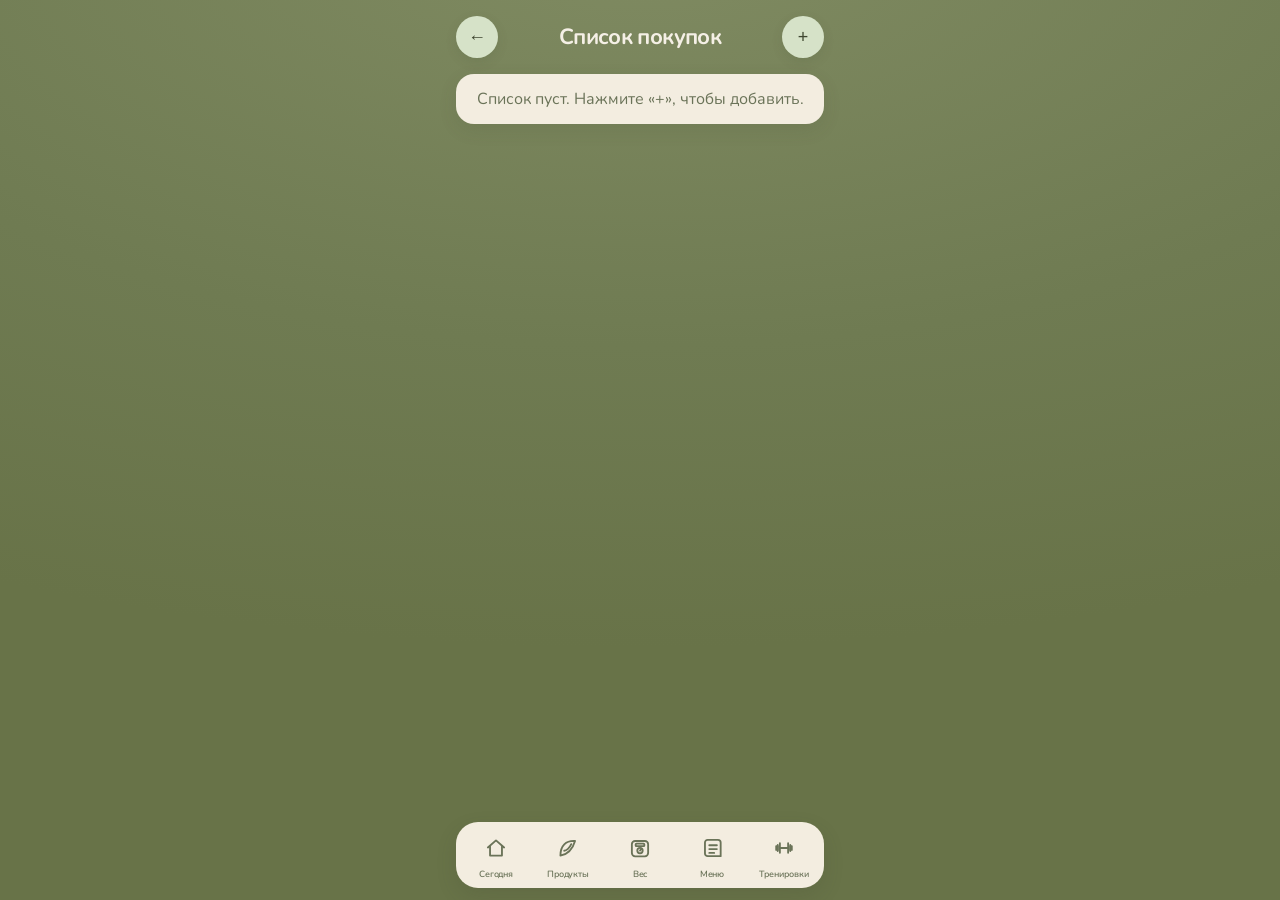
<file: shopping.html>
<!DOCTYPE html>
<html lang="ru">
<head>
  <meta charset="UTF-8">
  <script src="sync-shim.js?v=20261118-session"></script>
  <script type="module" src="sync.js?v=20261118-del2"></script>
  <meta name="viewport" content="width=device-width, initial-scale=1.0">
  <title>Покупки — Калории</title>
  <link rel="stylesheet" href="style.css?v=20261118-session">
  <link rel="icon" type="image/png" sizes="32x32" href="favicon.png">
  <link rel="shortcut icon" href="favicon.ico">
  <link rel="apple-touch-icon" href="apple-touch-icon.png">
  <link href="https://fonts.googleapis.com/css2?family=Nunito:wght@400;600;700&display=swap" rel="stylesheet">
  <link rel="manifest" href="manifest.json">
  <meta name="apple-mobile-web-app-capable" content="yes">
  <meta name="mobile-web-app-capable" content="yes">
  <meta name="apple-mobile-web-app-status-bar-style" content="black-translucent">
  <meta name="apple-mobile-web-app-title" content="Калории">
  <meta name="theme-color" content="#6F7B52">
  <script src="app-update.js" defer></script>
</head>
<body>
  <div class="app">
    <header class="header">
      <a href="index.html"><button class="icon-btn">←</button></a>
      <h1>Список покупок</h1>
      <button class="icon-btn" type="button" onclick="addItem()" aria-label="Добавить">+</button>
    </header>

    <div id="list"></div>

    <nav class="bottom-nav">
      <a href="index.html" class="nav-item"><span class="nav-ic"><svg class="ico-nav" viewBox="0 0 24 24" fill="none" stroke="currentColor" stroke-width="1.7" stroke-linecap="round" stroke-linejoin="round"><path d="M4.5 11.5 12 5l7.5 6.5"/><path d="M6.5 10.5V19h11v-8.5"/></svg></span>Сегодня</a>
      <a href="products.html" class="nav-item"><span class="nav-ic"><svg class="ico-nav" viewBox="0 0 24 24" fill="none" stroke="currentColor" stroke-width="1.7" stroke-linecap="round" stroke-linejoin="round"><path d="M5 19c6-1 11-5 13.5-13.5C10 5 5 10 5 19Z"/><path d="M8.5 14.5c2 0 5-2.5 6.5-6"/></svg></span>Продукты</a>
      <a href="weight.html" class="nav-item"><span class="nav-ic"><svg class="ico-nav" viewBox="0 0 24 24" fill="none" stroke="currentColor" stroke-width="1.7" stroke-linecap="round" stroke-linejoin="round"><rect x="4.5" y="5.5" width="15" height="14.2" rx="3"/><rect x="8" y="8" width="8" height="2.3" rx=".7"/><circle cx="12" cy="14.4" r="2.5"/><path d="M12 14.4 13.3 12.8"/></svg></span>Вес</a>
      <a href="menu.html" class="nav-item"><span class="nav-ic"><svg class="ico-nav" viewBox="0 0 24 24" fill="none" stroke="currentColor" stroke-width="1.7" stroke-linecap="round" stroke-linejoin="round"><path d="M8 4.5h9.5A2.5 2.5 0 0 1 20 7v12.5H8A2.5 2.5 0 0 1 5.5 17V7A2.5 2.5 0 0 1 8 4.5Z"/><path d="M9.5 9.5h7M9.5 13h7M9.5 16.5h4.5"/></svg></span>Меню</a>
      <a href="workouts.html" class="nav-item"><span class="nav-ic"><svg class="ico-nav" viewBox="0 0 24 24" fill="none" stroke="currentColor" stroke-width="1.7" stroke-linecap="round" stroke-linejoin="round"><path d="M6.2 9.2v5.6M17.8 9.2v5.6"/><path d="M8.2 7.6v8.8M15.8 7.6v8.8"/><path d="M8.2 12h7.6"/><path d="M4.8 10.2h1.4v3.6H4.8zM17.8 10.2h1.4v3.6H17.8z"/></svg></span>Тренировки</a>
    </nav>
  </div>
  <script>
    // Shopping list lives in localStorage 'shopping' ([{id, name, qty, group, done}]);
    // sync.js mirrors it to the worker (/api/shopping).
    function loadItems() {
      try { const v = JSON.parse(localStorage.getItem('shopping') || '[]'); return Array.isArray(v) ? v : []; } catch (e) { return []; }
    }
    function saveItems(items) { localStorage.setItem('shopping', JSON.stringify(items)); }
    function esc(s) {
      return String(s == null ? '' : s).replace(/[&<>"']/g, c => ({'&':'&amp;','<':'&lt;','>':'&gt;','"':'&quot;',"'":'&#39;'})[c]);
    }
    function render() {
      const items = loadItems();
      const groups = {};
      items.forEach(i => { const g = i.group || 'Другое'; (groups[g] = groups[g] || []).push(i); });
      let html = '';
      Object.keys(groups).forEach(g => {
        const list = groups[g];
        html += '<div class="card"><div style="font-weight:600; margin-bottom:10px;">' + esc(g) + '</div>';
        list.forEach((i, idx) => {
          const mb = idx < list.length - 1 ? ' style="margin-bottom:8px;"' : '';
          const box = i.done
            ? '<div class="checkbox" style="background:var(--olive);display:flex;align-items:center;justify-content:center;color:#fff;font-size:14px;line-height:1;">✓</div>'
            : '<div class="checkbox"></div>';
          html += '<div class="list-item"' + mb + '>' +
            '<div onclick="toggle(' + JSON.stringify(i.id) + ')" style="cursor:pointer;">' + box + '</div>' +
            '<div onclick="toggle(' + JSON.stringify(i.id) + ')" style="flex:1;cursor:pointer;' + (i.done ? 'text-decoration:line-through;opacity:.6;' : '') + '">' + esc(i.name) + '</div>' +
            '<div style="color:var(--text-light);">' + esc(i.qty || '') + '</div>' +
            '<button type="button" onclick="del(' + JSON.stringify(i.id) + ')" aria-label="Удалить" style="border:none;background:none;color:var(--text-light);font-size:20px;cursor:pointer;padding:0 0 0 6px;">×</button>' +
          '</div>';
        });
        html += '</div>';
      });
      document.getElementById('list').innerHTML = html ||
        '<div class="card" style="text-align:center;color:var(--text-light);">Список пуст. Нажмите «+», чтобы добавить.</div>';
    }
    function addItem() {
      const name = prompt('Название:');
      if (!name) return;
      const qty = prompt('Количество:') || '';
      const group = prompt('Группа (молочка, овощи, другое):') || 'Другое';
      const items = loadItems();
      items.push({ id: Date.now(), name: name, qty: qty, group: group, done: false });
      saveItems(items);
      render();
    }
    function toggle(id) {
      const items = loadItems();
      const i = items.find(x => x.id === id);
      if (i) i.done = !i.done;
      saveItems(items);
      render();
    }
    function del(id) {
      saveItems(loadItems().filter(x => x.id !== id));
      render();
    }
    window.__calorieOnSync = function (keys) {
      if (keys.length === 1 && keys[0] === 'shopping') { render(); return true; }
      return false;
    };
    render();
  </script>
</body>
</html>
</file>
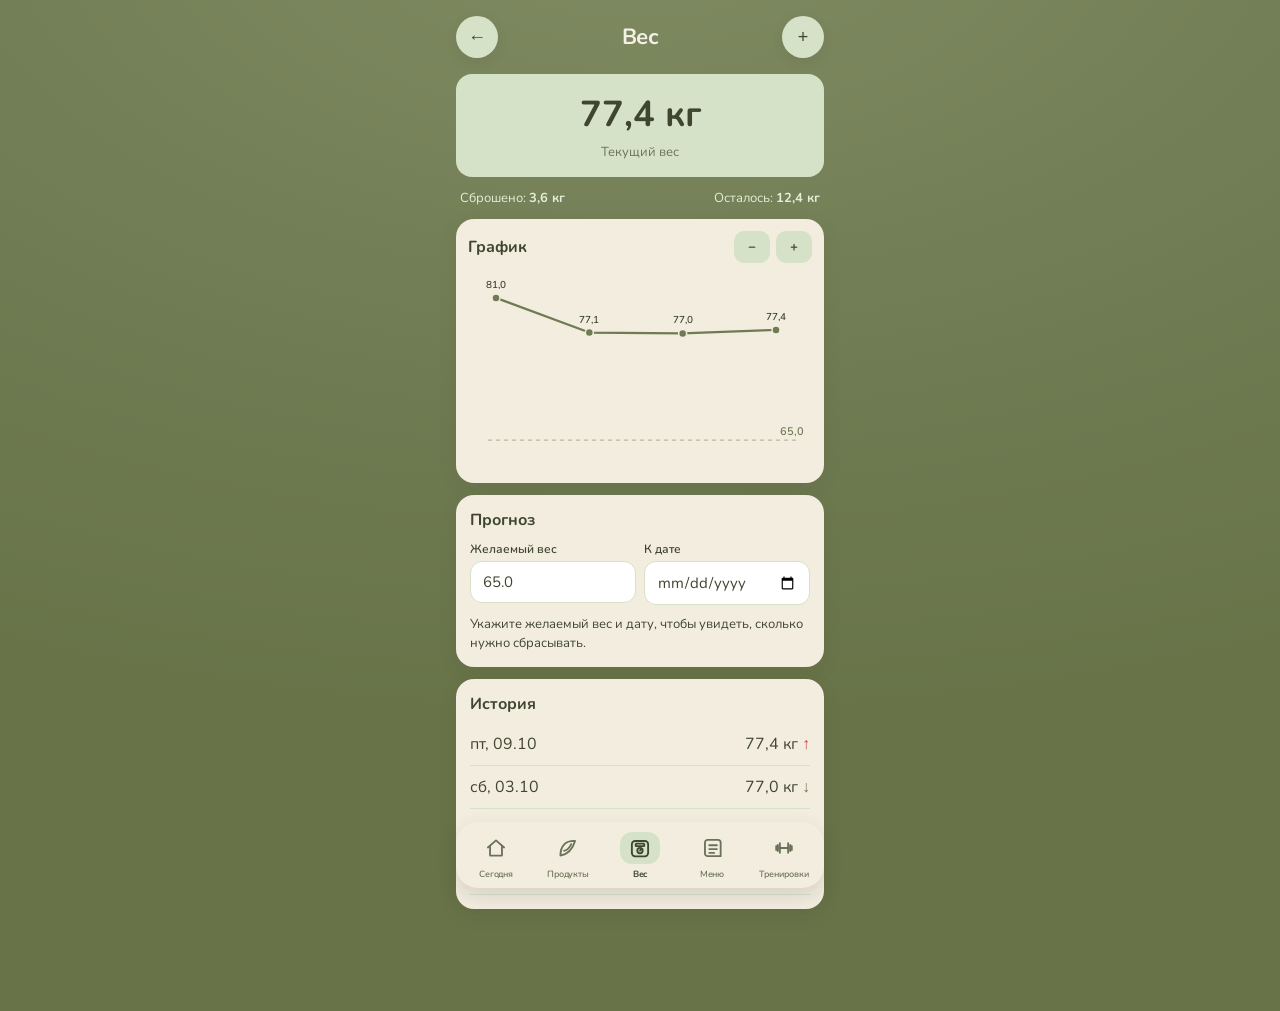
<file: weight.html>
<!DOCTYPE html>
<html lang="ru">
<head>
  <meta charset="UTF-8">
  <script src="sync-shim.js?v=20261118-session"></script>
  <script src="app-ui.js?v=20261118-session"></script>
  <script type="module" src="sync.js?v=20261118-del2"></script>
  <meta name="viewport" content="width=device-width, initial-scale=1.0">
  <title>Вес — Калории</title>
  <link rel="stylesheet" href="style.css?v=20261118-session">
  <link rel="icon" type="image/png" sizes="32x32" href="favicon.png">
  <link rel="shortcut icon" href="favicon.ico">
  <link rel="apple-touch-icon" href="apple-touch-icon.png">
  <link href="https://fonts.googleapis.com/css2?family=Nunito:wght@400;600;700&display=swap" rel="stylesheet">
  <style>
    .weight-big {
      background: var(--sage-light); border-radius: 16px; padding: 16px;
      text-align: center; margin: 12px 0;
    }
    .weight-big .num { font-size: 36px; font-weight: 700; color: var(--sage-dark); }
    .weight-stats { display: flex; justify-content: space-between; margin: 12px 0; }
    .stat-box {
      background: var(--white); border-radius: 12px; padding: 10px 14px; text-align: center;
      box-shadow: var(--shadow); flex: 1; margin: 0 4px;
    }
    .stat-label { font-size: 12px; color: var(--text-light); }
    .stat-value { font-size: 18px; font-weight: 700; color: var(--sage-dark); }
    .graph-container {
      background: var(--white); border-radius: 16px; padding: 12px; margin: 12px 0;
      height: 180px; position: relative;
    }
    .history-item {
      display: flex; justify-content: space-between; align-items: center;
      padding: 10px 0; border-bottom: 1px solid var(--sage-light);
    }
    .add-modal {
      display: none; position: fixed; inset: 0; background: rgba(0,0,0,0.4);
      z-index: 100; justify-content: center; align-items: center;
    }
    .add-modal.show { display: flex; }
    .add-box {
      background: var(--cream); border-radius: 20px; padding: 24px; width: 80%; max-width: 320px;
    }
    .weight-controls {
      display: flex; align-items: center; justify-content: center; gap: 12px; margin-bottom: 16px;
    }
    .weight-controls input {
      width: 120px; padding: 14px; border-radius: 12px; border: 1px solid var(--sage-light);
      font-size: 22px; text-align: center; font-family: inherit; font-weight: 700;
    }
    .arrow-btn {
      width: 44px; height: 44px; border-radius: 12px; border: none;
      background: var(--sage-light); font-size: 20px; cursor: pointer;
    }
  </style>
  <link rel="manifest" href="manifest.json">
  <meta name="apple-mobile-web-app-capable" content="yes">
  <meta name="mobile-web-app-capable" content="yes">
  <meta name="apple-mobile-web-app-status-bar-style" content="black-translucent">
  <meta name="apple-mobile-web-app-title" content="Калории">
  <meta name="theme-color" content="#6F7B52">
  <script src="app-update.js" defer></script>
</head>
<body>
  <div class="app">
    <header class="header">
      <a href="index.html"><button class="icon-btn">←</button></a>
      <h1>Вес</h1>
      <button class="icon-btn" onclick="openAdd()">+</button>
    </header>

    <div class="weight-big">
      <div class="num" id="currentWeight">77,4 кг</div>
      <div style="font-size:13px; color:var(--text-light); margin-top:4px;">Текущий вес</div>
    </div>

    <div class="on-olive" style="display:flex; justify-content:space-between; font-size:13px; margin:8px 4px;">
      <span>Сброшено: <b id="lost">—</b></span>
      <span>Осталось: <b id="left">—</b></span>
    </div>

    <div class="card" style="padding:12px; margin:12px 0;">
      <div class="chart-toolbar">
        <div style="font-weight:700; color:var(--sage-dark);">График</div>
        <div class="chart-zoom">
          <button type="button" onclick="zoomChart(-1)" aria-label="Отдалить">−</button>
          <button type="button" onclick="zoomChart(1)" aria-label="Приблизить">+</button>
        </div>
      </div>
      <div class="chart-scroll" id="chartScroll">
        <canvas id="weightChart"></canvas>
      </div>
    </div>

    <div class="card">
      <div style="font-weight:700; margin-bottom:10px; color:var(--sage-dark);">Прогноз</div>
      <div class="forecast-row">
        <div class="form-group">
          <label class="form-label" style="display:block; font-size:12px; font-weight:600; margin-bottom:4px;">Желаемый вес</label>
          <input type="text" inputmode="decimal" class="form-input" id="desiredWeight" style="width:100%; padding:10px 12px; border-radius:12px; border:1px solid var(--sage-light); font-family:inherit; font-size:15px; background:white;" onchange="saveForecast()" onblur="saveForecast()">
        </div>
        <div class="form-group">
          <label class="form-label" style="display:block; font-size:12px; font-weight:600; margin-bottom:4px;">К дате</label>
          <input type="date" class="form-input" id="targetDate" style="width:100%; padding:10px 12px; border-radius:12px; border:1px solid var(--sage-light); font-family:inherit; font-size:15px; background:white;" onchange="saveForecast()">
        </div>
      </div>
      <div class="forecast-stats" id="forecastStats"></div>
    </div>

    <div class="card">
      <div style="font-weight:700; margin-bottom:8px; color:var(--sage-dark);">История</div>
      <div id="historyList"></div>
    </div>

    <nav class="bottom-nav">
      <a href="index.html" class="nav-item"><span class="nav-ic"><svg class="ico-nav" viewBox="0 0 24 24" fill="none" stroke="currentColor" stroke-width="1.7" stroke-linecap="round" stroke-linejoin="round"><path d="M4.5 11.5 12 5l7.5 6.5"/><path d="M6.5 10.5V19h11v-8.5"/></svg></span>Сегодня</a>
      <a href="products.html" class="nav-item"><span class="nav-ic"><svg class="ico-nav" viewBox="0 0 24 24" fill="none" stroke="currentColor" stroke-width="1.7" stroke-linecap="round" stroke-linejoin="round"><path d="M5 19c6-1 11-5 13.5-13.5C10 5 5 10 5 19Z"/><path d="M8.5 14.5c2 0 5-2.5 6.5-6"/></svg></span>Продукты</a>
      <a href="weight.html" class="nav-item active"><span class="nav-ic"><svg class="ico-nav" viewBox="0 0 24 24" fill="none" stroke="currentColor" stroke-width="1.7" stroke-linecap="round" stroke-linejoin="round"><rect x="4.5" y="5.5" width="15" height="14.2" rx="3"/><rect x="8" y="8" width="8" height="2.3" rx=".7"/><circle cx="12" cy="14.4" r="2.5"/><path d="M12 14.4 13.3 12.8"/></svg></span>Вес</a>
      <a href="menu.html" class="nav-item"><span class="nav-ic"><svg class="ico-nav" viewBox="0 0 24 24" fill="none" stroke="currentColor" stroke-width="1.7" stroke-linecap="round" stroke-linejoin="round"><path d="M8 4.5h9.5A2.5 2.5 0 0 1 20 7v12.5H8A2.5 2.5 0 0 1 5.5 17V7A2.5 2.5 0 0 1 8 4.5Z"/><path d="M9.5 9.5h7M9.5 13h7M9.5 16.5h4.5"/></svg></span>Меню</a>
      <a href="workouts.html" class="nav-item"><span class="nav-ic"><svg class="ico-nav" viewBox="0 0 24 24" fill="none" stroke="currentColor" stroke-width="1.7" stroke-linecap="round" stroke-linejoin="round"><path d="M6.2 9.2v5.6M17.8 9.2v5.6"/><path d="M8.2 7.6v8.8M15.8 7.6v8.8"/><path d="M8.2 12h7.6"/><path d="M4.8 10.2h1.4v3.6H4.8zM17.8 10.2h1.4v3.6H17.8z"/></svg></span>Тренировки</a>
    </nav>
  </div>

  <div class="add-modal" id="addModal" onclick="if(event.target===this) closeAdd()">
    <div class="add-box">
      <div style="font-weight:700; margin-bottom:16px; text-align:center;">Текущий вес</div>
      <div class="weight-controls">
        <button class="arrow-btn" onclick="adjustWeight(-0.1)">−</button>
        <input type="text" inputmode="decimal" id="newWeight" value="77.4">
        <button class="arrow-btn" onclick="adjustWeight(0.1)">+</button>
      </div>
      <button onclick="addWeight()" style="width:100%; padding:12px; border:none; border-radius:12px; background:var(--sage); color:white; font-family:inherit; font-size:15px; font-weight:600;">Сохранить</button>
    </div>
  </div>

  <script>
    let weights = JSON.parse(localStorage.getItem('weights')) || [
      {date: '2026-09-01', value: 81.0},
      {date: '2026-10-01', value: 77.1},
      {date: '2026-10-03', value: 77.0},
      {date: '2026-10-09', value: 77.4}
    ];
    let target = parseFloat(localStorage.getItem('target-weight')) || 65;
    let targetDateStr = localStorage.getItem('target-date') || '';
    let chartZoom = 1;

    function fmtKg(n) {
      return (Math.round(n * 10) / 10).toFixed(1).replace('.', ',');
    }
    function startWeight() {
      return weights.length ? weights[0].value : 0;
    }
    function currentWeight() {
      return weights.length ? weights[weights.length - 1].value : 0;
    }

    function openAdd() {
      const current = currentWeight() || 77.4;
      document.getElementById('newWeight').value = current.toFixed(1);
      document.getElementById('addModal').classList.add('show');
    }
    function closeAdd() { document.getElementById('addModal').classList.remove('show'); }

    function adjustWeight(delta) {
      const input = document.getElementById('newWeight');
      let val = parseFloat(input.value.replace(',', '.')) || 77.4;
      val = Math.round((val + delta) * 10) / 10;
      input.value = val.toFixed(1);
    }

    function addWeight() {
      const raw = document.getElementById('newWeight').value.replace(',', '.');
      const val = parseFloat(raw);
      if (!val || val < 30 || val > 200) {
        alert('Введи реальный вес');
        return;
      }
      const today = localDateStr();
      const existing = weights.findIndex(w => w.date === today);
      if (existing >= 0) weights[existing].value = val;
      else weights.push({date: today, value: val});
      weights.sort((a,b) => a.date.localeCompare(b.date));
      localStorage.setItem('weights', JSON.stringify(weights));
      closeAdd();
      render();
    }

    function saveForecast() {
      const raw = document.getElementById('desiredWeight').value.replace(',', '.');
      const val = parseFloat(raw);
      if (val && val >= 30 && val <= 200) {
        target = val;
        localStorage.setItem('target-weight', String(val));
      }
      targetDateStr = document.getElementById('targetDate').value || '';
      if (targetDateStr) localStorage.setItem('target-date', targetDateStr);
      else localStorage.removeItem('target-date');
      renderForecast();
      drawChart();
    }

    function renderForecast() {
      const box = document.getElementById('forecastStats');
      const current = currentWeight();
      if (!targetDateStr) {
        box.textContent = 'Укажите желаемый вес и дату, чтобы увидеть, сколько нужно сбрасывать.';
        return;
      }
      const end = parseISODate(targetDateStr);
      if (!end) { box.textContent = 'Проверьте дату.'; return; }
      const today = new Date(); today.setHours(0,0,0,0);
      const daysLeft = Math.round((end - today) / 86400000);
      const delta = current - target;
      if (daysLeft <= 0) {
        box.textContent = Math.abs(delta) < 0.05
          ? 'Желаемый вес уже достигнут.'
          : 'Дата уже прошла. Обновите дату, чтобы пересчитать прогноз.';
        return;
      }
      if (Math.abs(delta) < 0.05) {
        box.textContent = 'Вы уже на желаемом весе.';
        return;
      }
      const perWeek = delta / (daysLeft / 7);
      const perMonth = delta / (daysLeft / 30.4375);
      const verb = delta > 0 ? 'сбрасывать' : 'набирать';
      const absW = Math.abs(perWeek);
      const absM = Math.abs(perMonth);
      box.innerHTML = 'До даты осталось <b>' + daysLeft + '</b> дн. Нужно ' + verb +
        ' <b>' + fmtKg(absW) + ' кг/нед</b> и <b>' + fmtKg(absM) + ' кг/мес</b>.';
    }

    function render() {
      target = parseFloat(localStorage.getItem('target-weight')) || 65;
      targetDateStr = localStorage.getItem('target-date') || '';
      document.getElementById('desiredWeight').value = target.toFixed(1);
      document.getElementById('targetDate').value = targetDateStr;

      const current = currentWeight() || 0;
      const start = startWeight() || current;
      document.getElementById('currentWeight').textContent = fmtKg(current) + ' кг';
      document.getElementById('lost').textContent = fmtKg(start - current) + ' кг';
      document.getElementById('left').textContent = fmtKg(current - target) + ' кг';

      const list = document.getElementById('historyList');
      list.innerHTML = '';
      [...weights].reverse().forEach((w, i, arr) => {
        const prev = arr[i+1];
        const diff = prev ? w.value - prev.value : 0;
        const arrow = diff > 0 ? '↑' : diff < 0 ? '↓' : '';
        const color = diff > 0 ? '#c44' : diff < 0 ? 'var(--sage)' : 'var(--text-light)';
        list.innerHTML += `<div class="history-item">
          <span>${formatDayMonthWeekday(w.date)}</span>
          <span>${fmtKg(w.value)} кг <span style="color:${color}">${arrow}</span></span>
        </div>`;
      });

      renderForecast();
      drawChart();
    }

    function zoomChart(dir) {
      chartZoom = dir > 0
        ? Math.min(5, +(chartZoom * 1.4).toFixed(2))
        : Math.max(0.8, +(chartZoom / 1.4).toFixed(2));
      drawChart();
    }

    function drawChart() {
      const wrap = document.getElementById('chartScroll');
      const canvas = document.getElementById('weightChart');
      if (!wrap || !canvas) return;
      const dpr = window.devicePixelRatio || 1;
      const cssH = 200;
      const n = weights.length;
      const minPx = 36 * chartZoom;
      const cssW = Math.max(wrap.clientWidth || 320, n > 1 ? (n - 1) * minPx + 72 : wrap.clientWidth || 320);
      canvas.style.width = cssW + 'px';
      canvas.style.height = cssH + 'px';
      canvas.width = Math.round(cssW * dpr);
      canvas.height = Math.round(cssH * dpr);
      const ctx = canvas.getContext('2d');
      ctx.setTransform(dpr, 0, 0, dpr, 0, 0);
      ctx.clearRect(0, 0, cssW, cssH);
      if (!n) return;

      const vals = weights.map(x => x.value);
      const min = Math.min(...vals, target) - 1;
      const max = Math.max(...vals, startWeight() || target) + 1;
      const padL = 28, padR = 36, padT = 18, padB = 22;
      const toX = i => n === 1 ? cssW / 2 : padL + (i / (n - 1)) * (cssW - padL - padR);
      const toY = v => cssH - padB - ((v - min) / (max - min || 1)) * (cssH - padT - padB);

      ctx.strokeStyle = '#A3B38B';
      ctx.setLineDash([4, 4]);
      ctx.beginPath();
      ctx.moveTo(padL - 8, toY(target));
      ctx.lineTo(cssW - 12, toY(target));
      ctx.stroke();
      ctx.setLineDash([]);
      ctx.fillStyle = '#6F7B52';
      ctx.font = '600 11px Nunito, sans-serif';
      ctx.textAlign = 'right';
      ctx.fillText(fmtKg(target), cssW - 8, toY(target) - 5);

      ctx.strokeStyle = '#6F7B52';
      ctx.lineWidth = 2.2;
      ctx.lineJoin = 'round';
      ctx.beginPath();
      weights.forEach((pt, i) => {
        const x = toX(i), y = toY(pt.value);
        if (i === 0) ctx.moveTo(x, y);
        else ctx.lineTo(x, y);
      });
      ctx.stroke();

      const spacing = n > 1 ? (cssW - padL - padR) / (n - 1) : cssW;
      const showLabels = spacing >= 36 || n <= 8;
      let lastLabelX = -999;
      weights.forEach((pt, i) => {
        const x = toX(i), y = toY(pt.value);
        ctx.beginPath();
        ctx.arc(x, y, 4, 0, Math.PI * 2);
        ctx.fillStyle = '#6F7B52';
        ctx.fill();
        ctx.strokeStyle = '#F3EDE0';
        ctx.lineWidth = 1.5;
        ctx.stroke();
        if (showLabels) {
          const isEdge = i === 0 || i === n - 1;
          if (isEdge || x - lastLabelX >= 32) {
            ctx.fillStyle = '#3F4630';
            ctx.font = '600 10px Nunito, sans-serif';
            ctx.textAlign = 'center';
            const ty = y - 10 < 12 ? y + 16 : y - 10;
            ctx.fillText(fmtKg(pt.value), x, ty);
            lastLabelX = x;
          }
        }
      });
    }

    window.addEventListener('resize', function () { drawChart(); });
    render();
  </script>
</body>
</html>
</file>
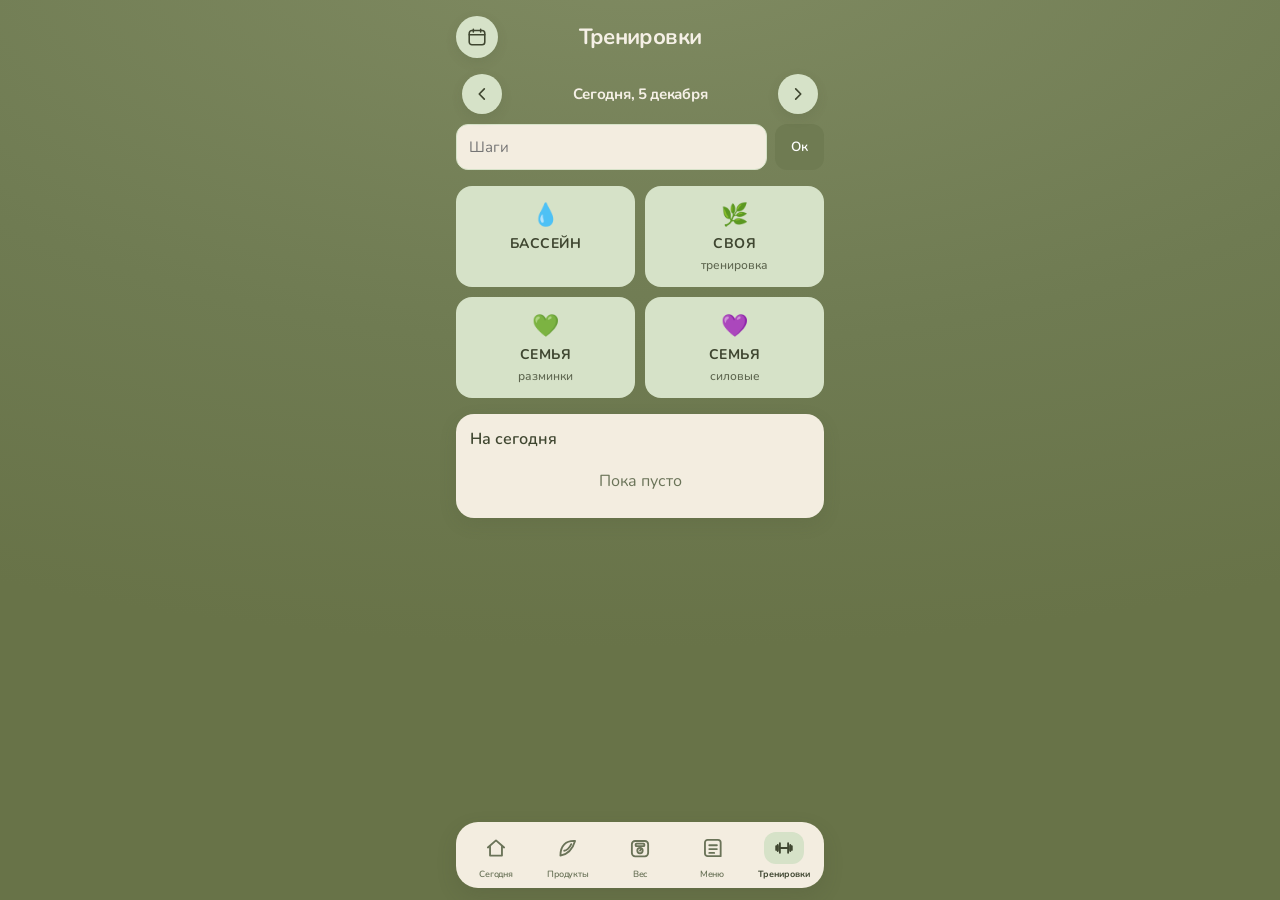
<file: workouts.html>
<!DOCTYPE html>
<html lang="ru">
<head>
  <meta charset="UTF-8">
  <script src="sync-shim.js?v=20261118-session"></script>
  <script src="app-ui.js?v=20261118-session"></script>
  <script type="module" src="sync.js?v=20261118-del2"></script>
  <meta name="viewport" content="width=device-width, initial-scale=1.0">
  <title>Тренировки — Калории</title>
  <link rel="stylesheet" href="style.css?v=20261118-session">
  <link rel="icon" type="image/png" sizes="32x32" href="favicon.png">
  <link rel="shortcut icon" href="favicon.ico">
  <link rel="apple-touch-icon" href="apple-touch-icon.png">
  <link href="https://fonts.googleapis.com/css2?family=Nunito:wght@400;600;700&display=swap" rel="stylesheet">
  <style>
    .workout-btns { display: grid; grid-template-columns: 1fr 1fr; gap: 10px; margin-bottom: 16px; }
    .w-btn { padding: 14px 10px; border-radius: 16px; border: none; background: var(--sage-light); color: var(--sage-dark); font-family: inherit; font-size: 14px; font-weight: 600; cursor: pointer; display: flex; flex-direction: column; align-items: center; gap: 4px; text-align: center; }
    .w-btn .icon { font-size: 22px; }
    .w-btn .title { font-weight: 700; letter-spacing: 0.5px; }
    .w-btn .sub { font-size: 12px; font-weight: 500; opacity: 0.8; }
    .steps-row { display: flex; gap: 8px; margin-bottom: 16px; }
    .steps-input { flex: 1; padding: 12px; border-radius: 12px; border: 1px solid var(--sage-light); font-family: inherit; font-size: 15px; }
    .steps-btn { padding: 12px 16px; border: none; border-radius: 12px; background: var(--sage); color: white; font-family: inherit; font-weight: 600; cursor: pointer; }
    .workout-item { display: flex; align-items: flex-start; gap: 10px; padding: 10px 0; border-bottom: 1px solid var(--sage-light); }
    .workout-details { display: flex; align-items: center; gap: 6px; flex-wrap: wrap; margin-top: 4px; font-size: 12px; color: var(--text-light); }
    .kg-badge { background: var(--sage); color: white; padding: 2px 8px; border-radius: 8px; font-size: 11px; font-weight: 600; }
    .load-badge { display: flex; align-items: center; gap: 4px; }
    .load-sq { width: 12px; height: 12px; border-radius: 3px; }
    .load-easy { background: #a8d5a2; }
    .load-mid { background: #f5d76e; }
    .load-hard { background: #e8a0a0; }
    .modal-overlay, .calendar-overlay { display: none; position: fixed; inset: 0; background: rgba(0,0,0,0.4); z-index: 100; justify-content: center; align-items: center; }
    .modal-overlay.show, .calendar-overlay.show { display: flex; }
    .modal-box, .calendar-modal { background: var(--cream); border-radius: 20px; width: 90%; max-width: 400px; padding: 20px 16px; max-height: 85vh; overflow-y: auto; }
    .modal-btn { width: 100%; padding: 12px; border: none; border-radius: 14px; background: var(--sage); color: white; font-family: inherit; font-size: 15px; font-weight: 600; cursor: pointer; margin-top: 10px; }
    .cal-header { display: flex; justify-content: space-between; align-items: center; margin-bottom: 16px; }
    .cal-title { font-size: 18px; font-weight: 700; color: var(--sage-dark); }
    .cal-grid { display: grid; grid-template-columns: repeat(7, 1fr); gap: 6px; text-align: center; }
    .cal-weekday { font-size: 12px; color: var(--text-light); padding: 6px 0; }
    .cal-day { aspect-ratio: 1; border-radius: 12px; display: flex; flex-direction: column; align-items: center; justify-content: center; font-size: 14px; cursor: pointer; background: transparent; position: relative; }
    .cal-day.today { background: var(--sage); color: white; font-weight: 700; }
    .cal-day.selected { outline: 2px solid var(--sage); }
    .cal-day.other { color: #ccc; }
    .cal-day:hover { background: var(--sage-light); }
    .cal-icons { font-size: 9px; line-height: 1; margin-top: 1px; }
    .week-row { display: flex; align-items: center; gap: 4px; margin-bottom: 4px; background: white; border-radius: 10px; padding: 4px; }
    .week-label { padding: 4px 6px; border-radius: 8px; color: white; font-size: 10px; font-weight: 600; min-width: 50px; text-align: center; }
    .workout-plaque { flex: 1; padding: 4px 2px; border-radius: 6px; border: 2px solid var(--sage-light); background: white; cursor: pointer; font-size: 10px; font-family: inherit; font-weight: 600; text-align: center; display: flex; flex-direction: column; align-items: center; justify-content: center; gap: 1px; min-height: 32px; }
    .workout-plaque:hover { border-color: var(--sage); }
    .workout-plaque.done { background: var(--sage); border-color: var(--sage); color: white; }
    .plaque-top { display: flex; align-items: center; gap: 3px; flex-wrap: wrap; justify-content: center; }
    .plaque-date { font-size: 9px; opacity: 0.8; }
    .load-dot { width: 8px; height: 8px; border-radius: 2px; }
    .kg-btns { display: flex; gap: 6px; flex-wrap: wrap; margin-bottom: 8px; }
    .kg-btn { padding: 8px 12px; border-radius: 10px; border: 2px solid var(--sage-light); background: white; cursor: pointer; font-family: inherit; font-weight: 600; font-size: 13px; }
    .kg-btn.selected { background: var(--sage); border-color: var(--sage); color: white; }
    .kg-custom { width: 70px; padding: 8px; border-radius: 10px; border: 2px solid var(--sage-light); font-family: inherit; font-size: 13px; text-align: center; }
    .kg-list { display: flex; gap: 4px; flex-wrap: wrap; margin-bottom: 12px; }
    .kg-tag { background: var(--sage); color: white; padding: 4px 8px; border-radius: 8px; font-size: 12px; display: flex; align-items: center; gap: 4px; }
    .kg-tag .remove { cursor: pointer; font-weight: 700; }
    .date-input { width: 100%; padding: 10px; border-radius: 10px; border: 1px solid var(--sage-light); font-family: inherit; font-size: 14px; margin-bottom: 12px; }
    .load-btns { display: flex; gap: 8px; margin-bottom: 12px; }
    .load-btn { flex: 1; padding: 10px; border-radius: 10px; border: 2px solid transparent; cursor: pointer; font-family: inherit; font-weight: 600; font-size: 13px; }
    .load-btn.easy { background: #a8d5a2; }
    .load-btn.mid { background: #f5d76e; }
    .load-btn.hard { background: #e8a0a0; }
    .load-btn.selected { border-color: var(--sage-dark); }
    .done-check { display: flex; align-items: center; gap: 8px; margin-bottom: 12px; font-size: 14px; }
    .done-check input { width: 20px; height: 20px; }
    .block-section { margin-bottom: 10px; padding: 8px; border-radius: 10px; }
    .block-title { font-weight: 700; margin-bottom: 6px; font-size: 14px; }
    .btn-row { display: flex; gap: 8px; margin-top: 10px; }
    .btn-row .modal-btn { margin-top: 0; flex: 1; }
    .reset-btn { padding: 12px; border: none; border-radius: 14px; background: #e8a0a0; color: white; font-family: inherit; font-size: 15px; font-weight: 600; cursor: pointer; }
    .block-legkaya { background: #e8f0fa; }
    .block-zhenstvennaya { background: #e8f5e8; }
    .block-zhivaya { background: #e0f0e0; }
    .block-izyashchnaya { background: #faf8e0; }
    .block-mudraya { background: #fae8d0; }
    .block-kompaktnaya { background: #fae0d8; }
    .block-goryachaya { background: #fae0ea; }
    .block-spokoinaya { background: #f0e8fa; }
    .day-info { margin-top: 16px; padding-top: 12px; border-top: 1px solid var(--sage-light); }
    .day-stat { display: flex; justify-content: space-between; padding: 6px 0; border-bottom: 1px solid var(--sage-light); font-size: 14px; }
    .header h1.page-title { flex: 1; text-align: center; }
    .pool-choice { display: flex; gap: 8px; margin: 8px 0 12px; }
    .pool-choice label {
      flex: 1; text-align: center; padding: 10px; border-radius: 12px;
      background: var(--beige, #F5F0E6); font-weight: 700; cursor: pointer;
    }
    .pool-choice input { display: none; }
    .pool-choice label:has(input:checked) { background: var(--pale); outline: 2px solid var(--olive); }

  </style>
  <link rel="manifest" href="manifest.json">
  <meta name="apple-mobile-web-app-capable" content="yes">
  <meta name="mobile-web-app-capable" content="yes">
  <meta name="apple-mobile-web-app-status-bar-style" content="black-translucent">
  <meta name="apple-mobile-web-app-title" content="Калории">
  <meta name="theme-color" content="#6F7B52">
  <script src="app-update.js" defer></script>
</head>
<body>
  <div class="app">
    <header class="header">
      <button class="icon-btn" onclick="openCalendar()" aria-label="Календарь"><svg class="ico" viewBox="0 0 24 24" fill="none" stroke="currentColor" stroke-width="1.7" stroke-linecap="round" stroke-linejoin="round"><rect x="3.5" y="5" width="17" height="15.5" rx="3"/><path d="M8 3.5v3M16 3.5v3M3.5 9.5h17"/></svg></button>
      <h1 class="page-title">Тренировки</h1>
      <div style="width:42px"></div>
    </header>
    <div class="day-switch">
      <button class="arrow" onclick="changeDay(-1)" aria-label="Предыдущий день"><svg class="ico" viewBox="0 0 24 24" fill="none" stroke="currentColor" stroke-width="1.8" stroke-linecap="round" stroke-linejoin="round"><path d="M14.5 6.5 9 12l5.5 5.5"/></svg></button>
      <div class="date" id="day-date">Сегодня</div>
      <button class="arrow" onclick="changeDay(1)" aria-label="Следующий день"><svg class="ico" viewBox="0 0 24 24" fill="none" stroke="currentColor" stroke-width="1.8" stroke-linecap="round" stroke-linejoin="round"><path d="M9.5 6.5 15 12l-5.5 5.5"/></svg></button>
    </div>
    <div class="steps-row"><input type="number" class="steps-input" id="stepsInput" placeholder="Шаги"><button class="steps-btn" onclick="saveSteps()">Ок</button></div>
    <div class="workout-btns">
      <button class="w-btn" onclick="openPool()"><span class="icon">💧</span><span class="title">БАССЕЙН</span></button>
      <button class="w-btn" onclick="openOwn()"><span class="icon">🌿</span><span class="title">СВОЯ</span><span class="sub">тренировка</span></button>
      <button class="w-btn" onclick="openWarmup()"><span class="icon">💚</span><span class="title">СЕМЬЯ</span><span class="sub">разминки</span></button>
      <button class="w-btn" onclick="openFamily()"><span class="icon">💜</span><span class="title">СЕМЬЯ</span><span class="sub">силовые</span></button>
    </div>
    <div class="card"><div style="display:flex; justify-content:space-between; align-items:baseline; gap:8px; margin-bottom:8px;"><div style="font-weight:600;" id="listTitle">На сегодня</div><div id="stepsDisplay" style="font-size:13px; font-weight:600; color:var(--ink-soft);"></div></div><div id="todayList"></div></div>
    <nav class="bottom-nav">
      <a href="index.html" class="nav-item"><span class="nav-ic"><svg class="ico-nav" viewBox="0 0 24 24" fill="none" stroke="currentColor" stroke-width="1.7" stroke-linecap="round" stroke-linejoin="round"><path d="M4.5 11.5 12 5l7.5 6.5"/><path d="M6.5 10.5V19h11v-8.5"/></svg></span>Сегодня</a>
      <a href="products.html" class="nav-item"><span class="nav-ic"><svg class="ico-nav" viewBox="0 0 24 24" fill="none" stroke="currentColor" stroke-width="1.7" stroke-linecap="round" stroke-linejoin="round"><path d="M5 19c6-1 11-5 13.5-13.5C10 5 5 10 5 19Z"/><path d="M8.5 14.5c2 0 5-2.5 6.5-6"/></svg></span>Продукты</a>
      <a href="weight.html" class="nav-item"><span class="nav-ic"><svg class="ico-nav" viewBox="0 0 24 24" fill="none" stroke="currentColor" stroke-width="1.7" stroke-linecap="round" stroke-linejoin="round"><rect x="4.5" y="5.5" width="15" height="14.2" rx="3"/><rect x="8" y="8" width="8" height="2.3" rx=".7"/><circle cx="12" cy="14.4" r="2.5"/><path d="M12 14.4 13.3 12.8"/></svg></span>Вес</a>
      <a href="menu.html" class="nav-item"><span class="nav-ic"><svg class="ico-nav" viewBox="0 0 24 24" fill="none" stroke="currentColor" stroke-width="1.7" stroke-linecap="round" stroke-linejoin="round"><path d="M8 4.5h9.5A2.5 2.5 0 0 1 20 7v12.5H8A2.5 2.5 0 0 1 5.5 17V7A2.5 2.5 0 0 1 8 4.5Z"/><path d="M9.5 9.5h7M9.5 13h7M9.5 16.5h4.5"/></svg></span>Меню</a>
      <a href="workouts.html" class="nav-item active"><span class="nav-ic"><svg class="ico-nav" viewBox="0 0 24 24" fill="none" stroke="currentColor" stroke-width="1.7" stroke-linecap="round" stroke-linejoin="round"><path d="M6.2 9.2v5.6M17.8 9.2v5.6"/><path d="M8.2 7.6v8.8M15.8 7.6v8.8"/><path d="M8.2 12h7.6"/><path d="M4.8 10.2h1.4v3.6H4.8zM17.8 10.2h1.4v3.6H17.8z"/></svg></span>Тренировки</a>
    </nav>
  </div>

  <div class="calendar-overlay" id="calOverlay" onclick="if(event.target===this) closeCalendar()">
    <div class="calendar-modal">
      <div class="cal-header">
        <button class="icon-btn" onclick="changeMonth(-1)">←</button>
        <div class="cal-title" id="calMonthTitle">Ноябрь 2026</div>
        <button class="icon-btn" onclick="changeMonth(1)">→</button>
      </div>
      <div class="cal-grid" id="calGrid"></div>
      <div class="day-info" id="dayInfo" style="display:none;"></div>
      <button onclick="goToDay()" id="goToDayBtn" style="display:none; margin-top:12px; width:100%; padding:12px; border:none; border-radius:14px; background:var(--sage-light); color:var(--sage-dark); font-family:inherit; font-size:15px; font-weight:600;">Перейти к дню</button>
      <button onclick="closeCalendar()" style="margin-top:12px; width:100%; padding:12px; border:none; border-radius:14px; background:var(--sage); color:white; font-family:inherit; font-size:15px; font-weight:600;">Закрыть</button>
    </div>
  </div>

  <div class="modal-overlay" id="ownModal" onclick="if(event.target===this) closeModal('ownModal')">
    <div class="modal-box">
      <div style="font-weight:700; text-align:center; margin-bottom:12px;">Своя тренировка</div>
      <input type="text" class="steps-input" id="ownName" placeholder="Название" style="width:100%; margin-bottom:8px;">
      <textarea class="steps-input" id="ownComment" placeholder="Комментарий" style="width:100%; height:60px;"></textarea>
      <button class="modal-btn" onclick="saveOwn()">Добавить</button>
    </div>
  </div>

  <div class="modal-overlay" id="familyModal" onclick="if(event.target===this) closeModal('familyModal')">
    <div class="modal-box" onclick="event.stopPropagation()" style="max-width:420px;">
      <div style="font-weight:700; text-align:center; margin-bottom:12px;">💜 СЕМЬЯ силовые</div>
      <div id="familyContent"></div>
      <button onclick="closeModal('familyModal')" style="margin-top:12px; width:100%; padding:10px; border:none; border-radius:14px; background:var(--sage); color:white; font-family:inherit; font-size:14px; font-weight:600;">Закрыть</button>
    </div>
  </div>

  <div class="modal-overlay" id="workoutDetailModal" style="z-index:200;" onclick="if(event.target===this) closeModal('workoutDetailModal')">
    <div class="modal-box" style="max-width:340px;" onclick="event.stopPropagation()">
      <div style="font-weight:700; text-align:center; margin-bottom:12px;" id="workoutDetailTitle">Тренировка</div>
      <div style="font-size:13px; color:var(--text-light); margin-bottom:6px;">Дата</div>
      <input type="date" class="date-input" id="workoutDate">
      <div style="font-size:13px; color:var(--text-light); margin-bottom:6px;">Килограммы (можно несколько)</div>
      <div class="kg-btns" id="kgBtns"></div>
      <div class="kg-list" id="kgList"></div>
      <div style="font-size:13px; color:var(--text-light); margin-bottom:6px;">Нагрузка</div>
      <div class="load-btns">
        <button class="load-btn easy" id="loadEasy" onclick="setLoad(1)">легко</button>
        <button class="load-btn mid" id="loadMid" onclick="setLoad(2)">средне</button>
        <button class="load-btn hard" id="loadHard" onclick="setLoad(3)">трудно</button>
      </div>
      <label class="done-check"><input type="checkbox" id="workoutDone"> Сделана</label>
      <textarea class="steps-input" id="workoutComment" placeholder="Комментарий" style="width:100%; height:50px;"></textarea>
      <div class="btn-row">
        <button class="reset-btn" onclick="resetWorkout()">Сбросить</button>
        <button class="modal-btn" onclick="saveWorkoutDetail()">Готово</button>
      </div>
    </div>
  </div>

  <div class="modal-overlay" id="poolModal" onclick="if(event.target===this) closeModal('poolModal')">
    <div class="modal-box">
      <div style="font-weight:700; text-align:center; margin-bottom:12px;">Бассейн</div>
      <div class="pool-choice">
        <label><input type="radio" name="poolPlace" value="Кама" checked> Кама</label>
        <label><input type="radio" name="poolPlace" value="Олимпия"> Олимпия</label>
      </div>
      <input type="number" class="steps-input" id="poolMeters" placeholder="Метры" style="width:100%; margin-bottom:8px;">
      <textarea class="steps-input" id="poolComment" placeholder="Комментарий" style="width:100%; height:60px;"></textarea>
      <button class="modal-btn" onclick="savePool()">Добавить</button>
    </div>
  </div>

  <div class="modal-overlay" id="blockEditModal" style="z-index:200;" onclick="if(event.target===this) closeModal('blockEditModal')">
    <div class="modal-box" onclick="event.stopPropagation()">
      <div style="font-weight:700; text-align:center; margin-bottom:12px;" id="editBlockTitle">Изменить блок</div>
      <input type="text" class="steps-input" id="editBlockName" placeholder="Название" style="width:100%; margin-bottom:8px;">
      <input type="text" class="steps-input" id="editBlockKg" placeholder="Кг, например 5–7 кг" style="width:100%; margin-bottom:8px;">
      <input type="number" class="steps-input" id="editBlockDays" min="1" max="7" placeholder="Раз в неделю" style="width:100%; margin-bottom:8px;">
      <button class="modal-btn" onclick="saveEditBlock()">Сохранить</button>
    </div>
  </div>

  <div class="modal-overlay" id="warmupModal" onclick="if(event.target===this) closeModal('warmupModal')">
    <div class="modal-box">
      <div style="font-weight:700; text-align:center; margin-bottom:12px;">Семья — разминки</div>
      <input type="text" class="steps-input" id="warmupSearch" placeholder="Начни писать..." style="width:100%; margin-bottom:8px;" oninput="filterWarmups()">
      <div id="warmupList" style="max-height:300px; overflow-y:auto;"></div>
      <div class="block-add" style="margin-top:10px;">
        <input type="text" class="steps-input" id="newWarmupName" placeholder="Новая разминка" style="width:100%; margin-bottom:8px;">
        <button class="modal-btn" onclick="addWarmupDef()">Добавить разминку</button>
      </div>
      <button class="modal-btn" onclick="closeModal('warmupModal')" style="margin-top:8px; background:var(--sage-light); color:var(--sage-dark);">Закрыть</button>
    </div>
  </div>

  <script>
    let dayOffset = 0;
    let calMonth = new Date().getMonth();
    let calYear = new Date().getFullYear();
    let selectedCalDay = null;
    const months = ['января','февраля','марта','апреля','мая','июня','июля','августа','сентября','октября','ноября','декабря'];
    const monthsNom = ['Январь','Февраль','Март','Апрель','Май','Июнь','Июль','Август','Сентябрь','Октябрь','Ноябрь','Декабрь'];
    const weekdays = ['Пн','Вт','Ср','Чт','Пт','Сб','Вс'];
    const typeIcons = { pool: '💧', family: '💜', warmup: '💚', own: '🌿' };
    let workouts = [], steps = '', key = '', stepsKey = '';
    const kgPresets = [1, 3, 5, 7];
    const loadNames = ['','легко','средне','трудно'];
    const loadClasses = ['','load-easy','load-mid','load-hard'];
    const DEFAULT_BLOCKS = [
      {id:'legkaya', name:'Лёгкая сила', kg:'2-3 кг', color:'#7ba3d4', days: 3},
      {id:'zhenstvennaya', name:'Женственная сила', kg:'4-5 кг', color:'#a8d4a8', days: 3},
      {id:'zhivaya', name:'Живая сила', kg:'5-7 кг', color:'#7cb87c', days: 3},
      {id:'izyashchnaya', name:'Изящная сила', kg:'7-8 кг', color:'#e8d44a', days: 3},
      {id:'mudraya', name:'Мудрая сила', kg:'9-10 кг', color:'#e8a04a', days: 3},
      {id:'kompaktnaya', name:'Компактная сила', kg:'5+7+10 кг', color:'#e07a6a', days: 5},
      {id:'goryachaya', name:'Горячая сила', kg:'гиря 12 кг', color:'#e88bb8', days: 3},
      {id:'spokoinaya', name:'Спокойная сила', kg:'14 кг', color:'#9b7ed9', days: 2}
    ];
    let allBlockData = {}, editingWorkoutId = null, editingBlockId = null, tempKgList = [], tempLoad = 0;
    const DEFAULT_WARMUPS = [
      'РАЗМИНКА #1 позвоночник, грудной сегмент',
      'РАЗМИНКА #2 тазобедренный сустав (тбс)',
      'РАЗМИНКА #3 позвоночник, равномерное движение',
      'РАЗМИНКА #4 шея',
      'РАЗМИНКА #5 таз, тазовое дно, поясница',
      'РАЗМИНКА #6 с роллом, акцент в грудной отдел',
      'РАЗМИНКА #7 лопатки, с мячиком и роллом',
      'РАЗМИНКА #8 стопа',
      'РАЗМИНКА #9 дыхание, с лентой',
      'РАЗМИНКА #10 все тело, с роллом',
      'РАЗМИНКА #11 таз',
      'РАЗМИНКА #12 стопы, голеностоп, с палочкой',
      'РАЗМИНКА #13 грудной сегмент, лопатки, с лентой',
      'РАЗМИНКА #14 экспресс с палочкой',
      'РАЗМИНКА #15 экспресс на грудной сегмент',
      'РАЗМИНКА #16 экспресс-раскатка на ролле',
      'РАЗМИНКА #17 суставная работа с растяжкой',
      'РАЗМИНКА #18 3д шаги с палочкой',
      'РАЗМИНКА #19 мышцы живота/центр, дыхание',
      'РАЗМИНКА #20 финальная',
      'РАЗМИНКА #21 голеностоп',
      'РАЗМИНКА #22 позвоночник',
      'РАЗМИНКА #23 лопатки',
      'РАЗМИНКА #24 голеностоп+позвоночник',
      'РАЗМИНКА #25 ТБС + позвоночник',
      'РАЗМИНКА #26 базовая, все тело с палочкой',
      'РАЗМИНКА #27 позвоночник, ролл и лента',
      'РАЗМИНКА #28 стопы, ТБС, дыхание, позвоночник',
      'РАЗМИНКА #29 базовая на все тело',
      'РАЗМИНКА #30 ТБС и голеностоп',
      'РАЗМИНКА #31 лопатки',
      'РАЗМИНКА #32 позвоночник + копчик',
      'РАЗМИНКА #33 тазобедренный сустав (лента)',
      'РАЗМИНКА #34 стопа, позвоночник, лопатки',
      'РАЗМИНКА #35 голеностоп',
      'РАЗМИНКА #36 позвоночник и грудной отдел',
      'РАЗМИНКА #37 тазобедренный сустав (лента)',
      'РАЗМИНКА #38 лопатки (лента)',
      'РАЗМИНКА #39 голеностоп + грудной отдел (ролл)',
      'РАЗМИНКА #40 позвоночник',
      'РАЗМИНКА #41 на всё тело (ролл)',
      'РАЗМИНКА #42 лопатки (лента, мячик)',
      'РАЗМИНКА #43 стопа (мячик, палочка)',
      'РАЗМИНКА #44 базовая на всё тело',
      'РАЗМИНКА #45 тазовое дно, позвоночник, дыхание',
      'РАЗМИНКА #46 базовая на всё тело (палочка)',
      'РАЗМИНКА #47 дыхание и подвижность ребер',
      'РАЗМИНКА #48 стопы и позвоночник (мячик)',
      'РАЗМИНКА #49 на всё тело (с весом тела)',
      'РАЗМИНКА #50 грудной отдел позвоночника (мячик)',
      'РАЗМИНКА #51 базовая на всё тело (палочка)',
      'РАЗМИНКА #52 грудной отдел, вращение (мячик)',
      'РАЗМИНКА #53 тазобедренный сустав (палочка)',
      'РАЗМИНКА #54 лопатки (палочка, мячики)',
      'РАЗМИНКА #55 позвоночник+дыхание (лента)',
      'РАЗМИНКА #56 позвоночник (без оборудования)',
      'РАЗМИНКА #57 лопатки + ключицы (мячик)',
      'РАЗМИНКА #58 тазобедренный сустав',
      'РАЗМИНКА #59 голеностоп',
      'РАЗМИНКА #60 10-минутная базовая на все тело',
      'РАЗМИНКА #61 грудной отдел: вращения',
      'РАЗМИНКА #62 экспресс-разминка на все тело (7 мин)',
      'РАЗМИНКА #63 экспресс с мячиком на все тело',
      'РАЗМИНКА #64 экспресс на голеностоп',
      'РАЗМИНКА #65 экспресс на все тело',
      'РАЗМИНКА #66 лопатки (экспресс-серия)',
      'РАЗМИНКА #67 позвоночник',
      'РАЗМИНКА #68 грудной отдел, акцент на живот',
      'РАЗМИНКА #69 с палочкой на все тело',
      'РАЗМИНКА #70 грудной отдел, вращения (ролл)',
      'РАЗМИНКА #71 экспресс с роллом',
      'РАЗМИНКА #72 позвоночник, акцент на поясницу',
      'РАЗМИНКА #73 голеностоп + тбс',
      'РАЗМИНКА #74 экспресс экспрессный',
      'РАЗМИНКА #75 лопатки',
      'РАЗМИНКА #76 все тело',
      'РАЗМИНКА #77 грудной отдел с роллом',
      'РАЗМИНКА #78 3-д шаги, трехмерная',
      'РАЗМИНКА #79 позвоночник с роллом',
      'РАЗМИНКА #80 тбс, дорожная версия',
      'РАЗМИНКА #81 3d на все тело (ролл)',
      'РАЗМИНКА #82 на все тело, стоя',
      'РАЗМИНКА #83 мягкая сила, неделя 1: лопатки',
      'РАЗМИНКА #84 мягкая сила, неделя 2: позвоночник',
      'РАЗМИНКА #85 мягкая сила, неделя 3: все тело стоя',
      'РАЗМИНКА #86 мягкая сила, неделя 4: голеностоп',
      'РАЗМИНКА #87 лёгкая сила, неделя 2',
      'РАЗМИНКА #88 лёгкая сила, неделя 3: вся стоя',
      'РАЗМИНКА #89 лёгкая сила, неделя 4: живот',
      'РАЗМИНКА #90 женственная сила, неделя 2',
      'РАЗМИНКА #91 женственная сила, неделя 3: из выпада',
      'РАЗМИНКА #92 зарядка в горах',
      'РАЗМИНКА #93 мудрая сила, неделя 2: с роллом',
      'РАЗМИНКА #94 глубокая проработка на все тело',
      'РАЗМИНКА #95 на работе/в самолете, вся сидя',
      'РАЗМИНКА #96 лежа в кровати',
      'РАЗМИНКА #97 на кухне между делом',
      'РАЗМИНКА #98 лежа в стиле медитации',
      'РАЗМИНКА #99 легкая шея',
      'РАЗМИНКА #100 лимфодренажные техники',
      'РАЗМИНКА #101 у моря'
    ];

    function loadFamilyBlockDefs() {
      try {
        const raw = localStorage.getItem('familyBlocks');
        if (raw != null) {
          const parsed = JSON.parse(raw);
          if (Array.isArray(parsed)) return parsed;
        }
      } catch (e) {}
      const seed = DEFAULT_BLOCKS.map(b => ({ id: b.id, name: b.name, kg: b.kg, color: b.color, days: b.days }));
      localStorage.setItem('familyBlocks', JSON.stringify(seed));
      return seed;
    }
    function persistFamilyBlocks() {
      localStorage.setItem('familyBlocks', JSON.stringify(blocks));
    }
    let blocks = loadFamilyBlockDefs();

    function loadWarmups() {
      try {
        const raw = localStorage.getItem('warmups');
        if (raw != null) {
          const parsed = JSON.parse(raw);
          if (Array.isArray(parsed)) return parsed;
        }
      } catch (e) {}
      return DEFAULT_WARMUPS.slice();
    }
    function persistWarmups() {
      localStorage.setItem('warmups', JSON.stringify(warmups));
    }
    let warmups = loadWarmups();
    let editingBlockDefId = null;

    function changeDay(delta) { dayOffset += delta; loadDay(); }
    function loadDay() {
      const date = new Date(); date.setDate(date.getDate() + dayOffset);
      const dateStr = localDateStr(date);
      key = 'workouts-' + dateStr; stepsKey = 'steps-' + dateStr;
      workouts = JSON.parse(localStorage.getItem(key) || '[]');
      steps = localStorage.getItem(stepsKey) || '';
      let label = date.getDate() + ' ' + months[date.getMonth()];
      if (dayOffset === 0) label = 'Сегодня, ' + label;
      else if (dayOffset === -1) label = 'Вчера, ' + label;
      else if (dayOffset === 1) label = 'Завтра, ' + label;
      document.getElementById('day-date').textContent = label;
      document.getElementById('listTitle').textContent = dayOffset === 0 ? 'На сегодня' : 'Тренировки';
      render();
    }
    function openCalendar() {
      const viewed = new Date();
      viewed.setDate(viewed.getDate() + dayOffset);
      calMonth = viewed.getMonth();
      calYear = viewed.getFullYear();
      selectedCalDay = viewed.getDate();
      renderCalendar();
      showDayInfo(selectedCalDay);
      document.getElementById('calOverlay').classList.add('show');
    }
    function closeCalendar() {
      document.getElementById('calOverlay').classList.remove('show');
    }
    function changeMonth(delta) {
      calMonth += delta;
      if (calMonth > 11) { calMonth = 0; calYear++; }
      if (calMonth < 0) { calMonth = 11; calYear--; }
      const viewed = new Date(); viewed.setDate(viewed.getDate() + dayOffset);
      const today = new Date();
      if (viewed.getMonth() === calMonth && viewed.getFullYear() === calYear) {
        selectedCalDay = viewed.getDate();
        renderCalendar();
        showDayInfo(selectedCalDay);
      } else if (today.getMonth() === calMonth && today.getFullYear() === calYear) {
        selectedCalDay = today.getDate();
        renderCalendar();
        showDayInfo(selectedCalDay);
      } else {
        selectedCalDay = null;
        document.getElementById('dayInfo').style.display = 'none';
        document.getElementById('goToDayBtn').style.display = 'none';
        renderCalendar();
      }
    }
    function renderCalendar() {
      document.getElementById('calMonthTitle').textContent = monthsNom[calMonth] + ' ' + calYear;
      const grid = document.getElementById('calGrid');
      grid.innerHTML = '';
      weekdays.forEach(d => {
        const el = document.createElement('div');
        el.className = 'cal-weekday';
        el.textContent = d;
        grid.appendChild(el);
      });
      const first = new Date(calYear, calMonth, 1);
      let start = first.getDay() - 1;
      if (start < 0) start = 6;
      const daysInMonth = new Date(calYear, calMonth + 1, 0).getDate();
      const today = new Date();
      for (let i = 0; i < start; i++) {
        const el = document.createElement('div');
        el.className = 'cal-day other';
        grid.appendChild(el);
      }
      for (let d = 1; d <= daysInMonth; d++) {
        const el = document.createElement('div');
        el.className = 'cal-day';
        if (d === today.getDate() && calMonth === today.getMonth() && calYear === today.getFullYear()) {
          el.classList.add('today');
        }
        if (d === selectedCalDay) el.classList.add('selected');
        const dateStr = localDateYMD(calYear, calMonth, d);
        const wKey = 'workouts-' + dateStr;
        const wData = JSON.parse(localStorage.getItem(wKey) || '[]');
        let icons = '';
        if (wData.length) {
          const types = [...new Set(wData.map(w => w.type))];
          icons = types.map(t => typeIcons[t] || '').join('');
        }
        el.innerHTML = d + (icons ? `<div class="cal-icons">${icons}</div>` : '');
        el.onclick = () => showDayInfo(d);
        grid.appendChild(el);
      }
    }
    function showDayInfo(day) {
      selectedCalDay = day;
      renderCalendar();
      const dateStr = localDateYMD(calYear, calMonth, day);
      const wData = JSON.parse(localStorage.getItem('workouts-' + dateStr) || '[]');
      const stepsVal = localStorage.getItem('steps-' + dateStr) || '—';
      let html = `<div style="font-weight:700; text-align:center; margin-bottom:8px;">${day} ${months[calMonth]}</div>`;
      html += `<div class="day-stat"><span>Шаги</span><b>${stepsVal}</b></div>`;
      if (wData.length) {
        html += `<div style="font-weight:600; margin-top:10px;">Тренировки</div>`;
        wData.forEach((w, i) => {
          const extra = (w.type === 'pool' && w.meters) ? `<div style="font-size:11px; color:var(--ink-soft);">${escapeHtml(String(w.meters))} м</div>` : '';
          html += `<div style="display:flex; align-items:flex-start; gap:8px; padding:6px 0; border-bottom:1px solid var(--sage-light); font-size:13px;">`;
          html += `<span>${w.icon || ''}</span><div style="flex:1; min-width:0;"><div>${escapeHtml(w.name || '')}</div>${extra}${commentBlock(w.comment, 'cal-'+dateStr+'-'+i)}</div></div>`;
        });
      } else {
        html += `<div style="color:var(--text-light); margin-top:10px; text-align:center; font-size:13px;">Тренировок нет</div>`;
      }
      document.getElementById('dayInfo').innerHTML = html;
      document.getElementById('dayInfo').style.display = 'block';
      document.getElementById('goToDayBtn').style.display = 'block';
    }
    function goToDay() {
      if (selectedCalDay) {
        const selected = new Date(calYear, calMonth, selectedCalDay);
        const today = new Date();
        today.setHours(0,0,0,0);
        dayOffset = Math.round((selected - today) / 86400000);
        loadDay();
      }
      closeCalendar();
    }
    function render() {
      const list = document.getElementById('todayList');
      if (!workouts.length) { list.innerHTML = '<div style="color:var(--text-light); text-align:center; padding:12px;">Пока пусто</div>'; }
      else {
        list.innerHTML = workouts.map((w, i) => {
          let detailsHtml = '';
          if (w.week && w.day) {
            detailsHtml = `<div class="workout-details">Нед. ${w.week}, трен. ${w.day}`;
            if (w.kg) detailsHtml += ` <span class="kg-badge">${w.kg}</span>`;
            if (w.load) {
              const loadIdx = loadNames.indexOf(w.load);
              const lc = loadClasses[loadIdx] || '';
              detailsHtml += ` <span class="load-badge"><span class="load-sq ${lc}"></span>${w.load}</span>`;
            }
            detailsHtml += `</div>`;
          } else if (w.type === 'pool' && w.meters) {
            detailsHtml = `<div class="workout-details">${escapeHtml(String(w.meters))} м</div>`;
          }
          return `<div class="workout-item"><span>${w.icon || '💜'}</span><div style="flex:1; min-width:0;"><div>${escapeHtml(w.name || '')}</div>${detailsHtml}${commentBlock(w.comment, 'w'+i)}</div><button onclick="removeWorkout(${i})" style="border:none; background:none; color:#c00; cursor:pointer;">×</button></div>`;
        }).join('');
      }
      document.getElementById('stepsDisplay').textContent = steps ? (steps + ' шагов') : '';
      document.getElementById('stepsInput').value = steps;
    }
    function save() { localStorage.setItem(key, JSON.stringify(workouts)); render(); }
    function openPool() {
      const kam = document.querySelector('input[name="poolPlace"][value="Кама"]');
      if (kam) kam.checked = true;
      document.getElementById('poolMeters').value = '';
      document.getElementById('poolComment').value = '';
      document.getElementById('poolModal').classList.add('show');
    }
    function savePool() {
      const placeEl = document.querySelector('input[name="poolPlace"]:checked');
      const place = placeEl ? placeEl.value : 'Кама';
      const metersRaw = document.getElementById('poolMeters').value.trim();
      const meters = metersRaw ? +metersRaw : 0;
      if (metersRaw && !(meters > 0)) { alert('Введи метры'); return; }
      const comment = document.getElementById('poolComment').value.trim();
      workouts.push({ type: 'pool', name: 'Бассейн · ' + place, meters: meters || '', comment, icon: '💧' });
      save();
      closeModal('poolModal');
    }
    function openFamily() { loadAllBlocks(); document.getElementById('familyModal').classList.add('show'); }
    function loadAllBlocks() {
      allBlockData = {};
      blocks.forEach(block => {
        const data = JSON.parse(localStorage.getItem('familyBlock-' + block.id) || '{}');
        if (!data.workouts) data.workouts = {};
        allBlockData[block.id] = data;
      });
      renderAllBlocks();
    }
    function getWorkout(blockId, workoutId) {
      if (!allBlockData[blockId]) allBlockData[blockId] = { workouts: {} };
      if (!allBlockData[blockId].workouts[workoutId]) allBlockData[blockId].workouts[workoutId] = { done: false, kg: '', kgList: [], load: 0, comment: '', dateStr: '' };
      return allBlockData[blockId].workouts[workoutId];
    }
    function loadClass(load) { return ['','load-easy','load-mid','load-hard'][load] || ''; }
    function formatDate(dateStr) {
      if (!dateStr) return '';
      const parts = String(dateStr).split('-');
      if (parts.length !== 3) return dateStr;
      return parts[2].padStart(2,'0') + '.' + parts[1].padStart(2,'0') + '.' + String(parts[0]).slice(-2);
    }
    function renderAllBlocks() {
      const container = document.getElementById('familyContent');
      let html = '';
      blocks.forEach(block => {
        html += `<div class="block-section block-${block.id}"><div class="block-title" style="color:${block.color}; display:flex; align-items:center; gap:6px;"><span style="flex:1;">${escapeHtml(block.name)} <span style="font-weight:500; opacity:0.7;">${escapeHtml(block.kg || '')} · ${block.days}р/нед</span></span><span class="block-edit-btns"><button type="button" class="icon-action" data-edit-block="${block.id}" aria-label="Изменить">✏️</button><button type="button" class="icon-action danger" data-del-block="${block.id}" aria-label="Удалить">🗑</button></span></div>`;
        for (let w = 1; w <= 4; w++) {
          html += `<div class="week-row"><div class="week-label" style="background:${block.color};">Неделя ${w}</div>`;
          for (let d = 1; d <= block.days; d++) {
            const id = `w${w}d${d}`, data = getWorkout(block.id, id);
            const doneClass = data.done ? 'done' : '';
            const mark = data.done ? '✓' : '';
            const kgText = data.kgList && data.kgList.length ? data.kgList.join('+') : (data.kg || '—');
            const lc = loadClass(data.load);
            const dot = lc ? `<span class="load-dot ${lc}"></span>` : '';
            const dateText = formatDate(data.dateStr);
            html += `<div class="workout-plaque ${doneClass}" data-block="${block.id}" data-id="${id}" data-week="${w}" data-day="${d}">`;
            html += `<div class="plaque-top">${mark ? mark + ' ' : ''}${kgText}${dot}</div>`;
            html += `<div class="plaque-date">${dateText || '&nbsp;'}</div>`;
            html += `</div>`;
          }
          html += '</div>';
        }
        html += '</div>';
      });
      html += `<div class="block-add">
        <div style="font-weight:700; margin-bottom:8px;">Добавить блок</div>
        <input type="text" class="steps-input" id="newBlockName" placeholder="Название" style="width:100%; margin-bottom:8px;">
        <input type="text" class="steps-input" id="newBlockKg" placeholder="Кг, например 5–7 кг" style="width:100%; margin-bottom:8px;">
        <input type="number" class="steps-input" id="newBlockDays" min="1" max="7" placeholder="Раз в неделю" style="width:100%; margin-bottom:8px;">
        <button type="button" class="modal-btn" onclick="addFamilyBlock()">Добавить блок</button>
      </div>`;
      container.innerHTML = html;
      container.querySelectorAll('.workout-plaque').forEach(el => {
        el.onclick = function(e) {
          e.stopPropagation();
          e.preventDefault();
          openWorkoutDetail(this.dataset.block, this.dataset.id, parseInt(this.dataset.week), parseInt(this.dataset.day));
        };
      });
      container.querySelectorAll('[data-edit-block]').forEach(el => {
        el.onclick = function(e) { e.stopPropagation(); openEditBlock(el.getAttribute('data-edit-block')); };
      });
      container.querySelectorAll('[data-del-block]').forEach(el => {
        el.onclick = function(e) { e.stopPropagation(); deleteFamilyBlock(el.getAttribute('data-del-block')); };
      });
    }
    function addFamilyBlock() {
      const name = (document.getElementById('newBlockName').value || '').trim();
      const kg = (document.getElementById('newBlockKg').value || '').trim();
      const days = +document.getElementById('newBlockDays').value;
      if (!name) { alert('Введи название'); return; }
      if (!days || days < 1 || days > 7) { alert('Сколько раз в неделю: от 1 до 7'); return; }
      const palette = ['#7ba3d4','#a8d4a8','#7cb87c','#e8d44a','#e8a04a','#e07a6a','#e88bb8','#9b7ed9'];
      const used = new Set(blocks.map(b => b.color));
      const color = palette.find(c => !used.has(c)) || palette[blocks.length % palette.length];
      const id = 'custom-' + Date.now();
      blocks.push({ id, name, kg, color, days });
      persistFamilyBlocks();
      loadAllBlocks();
    }
    function openEditBlock(id) {
      const b = blocks.find(x => x.id === id);
      if (!b) return;
      editingBlockDefId = id;
      document.getElementById('editBlockName').value = b.name;
      document.getElementById('editBlockKg').value = b.kg || '';
      document.getElementById('editBlockDays').value = b.days;
      document.getElementById('blockEditModal').classList.add('show');
    }
    function saveEditBlock() {
      const name = (document.getElementById('editBlockName').value || '').trim();
      const kg = (document.getElementById('editBlockKg').value || '').trim();
      const days = +document.getElementById('editBlockDays').value;
      if (!name) { alert('Введи название'); return; }
      if (!days || days < 1 || days > 7) { alert('Сколько раз в неделю: от 1 до 7'); return; }
      const b = blocks.find(x => x.id === editingBlockDefId);
      if (b) { b.name = name; b.kg = kg; b.days = days; }
      persistFamilyBlocks();
      closeModal('blockEditModal');
      renderAllBlocks();
    }
    function deleteFamilyBlock(id) {
      const b = blocks.find(x => x.id === id);
      if (!b) return;
      if (!confirm('Удалить блок «' + b.name + '»?')) return;
      blocks = blocks.filter(x => x.id !== id);
      persistFamilyBlocks();
      localStorage.removeItem('familyBlock-' + id);
      loadAllBlocks();
    }
    function openWorkoutDetail(blockId, id, week, day) {
      editingBlockId = blockId;
      editingWorkoutId = id;
      const data = getWorkout(blockId, id);
      tempKgList = data.kgList ? [...data.kgList] : (data.kg ? [data.kg] : []);
      tempLoad = data.load || 0;
      const block = blocks.find(b => b.id === blockId);
      document.getElementById('workoutDetailTitle').textContent = `${block.name} — Нед. ${week}, трен. ${day}`;
      document.getElementById('workoutDone').checked = !!data.done;
      document.getElementById('workoutComment').value = data.comment || '';
      document.getElementById('workoutDate').value = data.dateStr || '';
      renderKgBtns();
      renderKgList();
      updateLoadBtns();
      setTimeout(() => {
        document.getElementById('workoutDetailModal').classList.add('show');
      }, 50);
    }
    function renderKgBtns() {
      const container = document.getElementById('kgBtns');
      let html = kgPresets.map(kg => {
        return `<button class="kg-btn" onclick="addKg('${kg} кг')">${kg} кг</button>`;
      }).join('');
      html += `<input type="number" class="kg-custom" id="customKg" placeholder="свой" onkeypress="if(event.key==='Enter'){addCustomKg();}">`;
      html += `<button class="kg-btn" onclick="addCustomKg()" style="padding:8px 10px;">+</button>`;
      container.innerHTML = html;
    }
    function renderKgList() {
      const container = document.getElementById('kgList');
      if (!tempKgList.length) {
        container.innerHTML = '<div style="font-size:12px; color:var(--text-light);">Выбери веса выше</div>';
        return;
      }
      container.innerHTML = tempKgList.map((kg, i) =>
        `<span class="kg-tag">${kg}<span class="remove" onclick="removeKg(${i})">×</span></span>`
      ).join('');
    }
    function addKg(kg) {
      if (!tempKgList.includes(kg)) {
        tempKgList.push(kg);
        renderKgList();
      }
    }
    function addCustomKg() {
      const val = document.getElementById('customKg').value;
      if (val) {
        addKg(val + ' кг');
        document.getElementById('customKg').value = '';
      }
    }
    function removeKg(i) {
      tempKgList.splice(i, 1);
      renderKgList();
    }
    function setLoad(l) { tempLoad = tempLoad === l ? 0 : l; updateLoadBtns(); }
    function updateLoadBtns() {
      document.getElementById('loadEasy').classList.toggle('selected', tempLoad === 1);
      document.getElementById('loadMid').classList.toggle('selected', tempLoad === 2);
      document.getElementById('loadHard').classList.toggle('selected', tempLoad === 3);
    }
    function resetWorkout() {
      if (!editingWorkoutId || !editingBlockId) return;
      const data = allBlockData[editingBlockId].workouts[editingWorkoutId];
      if (data && data.dateStr) {
        const targetKey = 'workouts-' + data.dateStr;
        let targetWorkouts = JSON.parse(localStorage.getItem(targetKey) || '[]');
        const match = editingWorkoutId.match(/w(\d+)d(\d+)/);
        if (match) {
          const week = parseInt(match[1]), day = parseInt(match[2]);
          targetWorkouts = targetWorkouts.filter(tw => !(tw.block === editingBlockId && tw.week === week && tw.day === day));
          localStorage.setItem(targetKey, JSON.stringify(targetWorkouts));
        }
      }
      allBlockData[editingBlockId].workouts[editingWorkoutId] = { done: false, kg: '', kgList: [], load: 0, comment: '', dateStr: '' };
      localStorage.setItem('familyBlock-' + editingBlockId, JSON.stringify(allBlockData[editingBlockId]));
      closeModal('workoutDetailModal');
      renderAllBlocks();
      loadDay();
    }
    function saveWorkoutDetail() {
      const data = getWorkout(editingBlockId, editingWorkoutId);
      const prevDate = data.dateStr || '';
      data.kgList = [...tempKgList];
      data.kg = tempKgList.join('+');
      data.load = tempLoad;
      data.dateStr = document.getElementById('workoutDate').value;
      data.done = document.getElementById('workoutDone').checked;
      data.comment = document.getElementById('workoutComment').value;
      localStorage.setItem('familyBlock-' + editingBlockId, JSON.stringify(allBlockData[editingBlockId]));
      const match = editingWorkoutId.match(/w(\d+)d(\d+)/);
      const week = match ? parseInt(match[1]) : null;
      const day = match ? parseInt(match[2]) : null;
      const isThis = tw => tw.block === editingBlockId && tw.week === week && tw.day === day;
      if (prevDate && prevDate !== data.dateStr) {
        const oldKey = 'workouts-' + prevDate;
        let oldList = JSON.parse(localStorage.getItem(oldKey) || '[]');
        localStorage.setItem(oldKey, JSON.stringify(oldList.filter(tw => !isThis(tw))));
      }
      if (match && data.dateStr) {
        const block = blocks.find(b => b.id === editingBlockId);
        const targetKey = 'workouts-' + data.dateStr;
        let targetWorkouts = JSON.parse(localStorage.getItem(targetKey) || '[]');
        if (data.done) {
          const entry = {
            type: 'family', name: block.name, icon: '💜', block: editingBlockId,
            week, day, kg: data.kg || '', load: loadNames[data.load] || '', loadIdx: data.load,
            comment: data.comment || ''
          };
          const idx = targetWorkouts.findIndex(isThis);
          if (idx >= 0) targetWorkouts[idx] = Object.assign({}, targetWorkouts[idx], entry);
          else targetWorkouts.push(entry);
        } else {
          targetWorkouts = targetWorkouts.filter(tw => !isThis(tw));
        }
        localStorage.setItem(targetKey, JSON.stringify(targetWorkouts));
      }
      closeModal('workoutDetailModal');
      renderAllBlocks();
      loadDay();
    }
    function openWarmup() { filterWarmups(); document.getElementById('warmupModal').classList.add('show'); }
    function filterWarmups() {
      const q = (document.getElementById('warmupSearch').value || '').toLowerCase();
      const list = document.getElementById('warmupList');
      const rows = [];
      warmups.forEach((w, i) => {
        if (q && w.toLowerCase().indexOf(q) === -1) return;
        rows.push(`<div class="warmup-row"><div class="nm" data-i="${i}">${escapeHtml(w)}</div><button type="button" class="icon-action danger" data-del="${i}" aria-label="Удалить">🗑</button></div>`);
      });
      list.innerHTML = rows.join('') || '<div style="padding:10px; color:var(--text-light);">Нет совпадений</div>';
      list.querySelectorAll('.nm').forEach(el => {
        el.onclick = function () { addWarmup(warmups[+el.dataset.i]); };
      });
      list.querySelectorAll('[data-del]').forEach(el => {
        el.onclick = function (e) { e.stopPropagation(); deleteWarmupDef(+el.dataset.del); };
      });
    }
    function addWarmup(name) { workouts.push({ type: 'warmup', name, icon: '💚' }); save(); closeModal('warmupModal'); }
    function addWarmupDef() {
      const name = (document.getElementById('newWarmupName').value || '').trim();
      if (!name) { alert('Введи название разминки'); return; }
      warmups.push(name);
      persistWarmups();
      document.getElementById('newWarmupName').value = '';
      filterWarmups();
    }
    function deleteWarmupDef(i) {
      const name = warmups[i];
      if (!name) return;
      if (!confirm('Удалить разминку «' + name + '»?')) return;
      warmups.splice(i, 1);
      persistWarmups();
      filterWarmups();
    }
    function openOwn() { document.getElementById('ownName').value = ''; document.getElementById('ownComment').value = ''; document.getElementById('ownModal').classList.add('show'); }
    function saveOwn() {
      const name = document.getElementById('ownName').value.trim();
      if (!name) { alert('Введи название'); return; }
      workouts.push({ type: 'own', name, comment: document.getElementById('ownComment').value.trim(), icon: '🌿' });
      save(); closeModal('ownModal');
    }
    function saveSteps() { steps = document.getElementById('stepsInput').value; localStorage.setItem(stepsKey, steps); render(); }
    function removeWorkout(i) { workouts.splice(i, 1); save(); }
    function closeModal(id) { document.getElementById(id).classList.remove('show'); }
    loadDay();
  </script>
</body>
</html>
</file>
<file: style.css>
:root {
  --olive: #6F7B52;
  --olive-2: #7E8A62;
  --olive-accent: #7E8F6A;
  --page: #6F7B52;
  --cream: #F3EDE0;
  --beige: #F5F0E6;
  --pale: #D6E2C8;
  --ink: #3F4630;
  --ink-soft: #6A7358;
  --title: #F5F0E6;
  --title-leaf: #E4EDD8;
  --muted-on-hero: #E4EDD8;
  --section-title: #F5F0E6;
  --leaf: #E4EDD8;
  --ring-track: #5C6844;
  --ring-halo: rgba(214,226,200,.22);
  --bar-f: #C4A56A;
  --bar-c: #8FA888;
  --nav: #F3EDE0;
  --nav-fg: #6A7358;
  --nav-active: #3F4630;
  --nav-active-bg: #D6E2C8;
  --icon-3d: linear-gradient(160deg, #C9D9B8 0%, #A3B78A 55%, #8FA888 100%);
  --icon-3d-fg: #3F4630;
  --icon-3d-shadow: inset 0 1px 0 rgba(255,255,255,.45), 0 6px 14px rgba(63,70,48,.18);
  --soft-shadow: 0 4px 12px rgba(63,70,48,.12);
  --card-shadow: 0 6px 18px rgba(63,70,48,.12);
  --nav-shadow: 0 8px 20px rgba(63,70,48,.16);

  /* Back-compat aliases used across existing pages */
  --sage: #6F7B52;
  --sage-dark: #3F4630;
  --sage-light: #D6E2C8;
  --text: #3F4630;
  --text-light: #6A7358;
  --white: #F3EDE0;
  --shadow: 0 6px 18px rgba(63,70,48,.12);
}

* { box-sizing: border-box; margin: 0; padding: 0; }

html, body { min-height: 100%; }

body {
  font-family: 'Nunito', sans-serif;
  background: radial-gradient(120% 80% at 50% -8%, #808B62 0%, #6F7B52 58%, #687348 100%);
  color: var(--ink);
  min-height: 100vh;
  min-height: 100dvh;
  display: flex;
  justify-content: center;
  padding: 0;
  -webkit-font-smoothing: antialiased;
}

input, select, textarea {
  color: var(--ink);
  font-family: inherit;
  background: var(--cream);
}

/* Muted labels that sit directly on the olive page background */
.on-olive, .page-muted { color: var(--muted-on-hero); }

.app {
  width: 100%;
  max-width: 400px;
  min-height: 100vh;
  min-height: 100dvh;
  background: transparent;
  border-radius: 0;
  padding: calc(16px + env(safe-area-inset-top, 0px)) 16px calc(90px + env(safe-area-inset-bottom, 0px));
  box-shadow: none;
  position: relative;
  overflow-x: hidden;
}

.header {
  display: flex;
  justify-content: space-between;
  align-items: center;
  margin-bottom: 16px;
  position: relative;
  z-index: 1;
}

.header h1 {
  font-size: 22px;
  font-weight: 700;
  letter-spacing: -0.03em;
  color: var(--title);
}

.icon-btn {
  width: 42px;
  height: 42px;
  border-radius: 50%;
  border: none;
  background: var(--pale);
  color: var(--ink);
  font-size: 18px;
  cursor: pointer;
  display: inline-flex;
  align-items: center;
  justify-content: center;
  box-shadow: var(--soft-shadow);
  text-decoration: none;
  flex-shrink: 0;
}

.card {
  background: var(--cream);
  border-radius: 18px;
  padding: 14px;
  margin-bottom: 12px;
  box-shadow: var(--card-shadow);
  position: relative;
}

.bottom-nav {
  position: fixed;
  bottom: calc(12px + env(safe-area-inset-bottom, 0px));
  left: 50%;
  transform: translateX(-50%);
  width: calc(100% - 32px);
  max-width: 368px;
  background: var(--nav);
  border-radius: 22px;
  display: flex;
  justify-content: space-around;
  align-items: center;
  padding: 10px 4px 8px;
  box-shadow: var(--nav-shadow);
  z-index: 20;
}

.nav-item {
  flex: 1;
  display: flex;
  flex-direction: column;
  align-items: center;
  gap: 4px;
  font-size: 9px;
  font-weight: 600;
  letter-spacing: -.01em;
  color: var(--nav-fg);
  cursor: pointer;
  text-decoration: none;
}

.nav-item .nav-ic {
  width: 40px;
  height: 32px;
  display: flex;
  align-items: center;
  justify-content: center;
  border-radius: 12px;
  color: inherit;
}

.nav-item .nav-ic svg,
.ico-nav {
  width: 26px;
  height: 26px;
  display: block;
}

.nav-item.active {
  color: var(--nav-active);
  font-weight: 700;
}

.nav-item.active .nav-ic {
  background: var(--nav-active-bg);
  color: var(--nav-active);
}

.nav-item span { font-size: 9px; }

.ico { width: 22px; height: 22px; display: block; }
.ico-sm { width: 18px; height: 18px; display: block; }

.summary {
  display: flex;
  justify-content: space-between;
  align-items: center;
  margin-bottom: 8px;
  position: relative;
  z-index: 1;
}
.side-stat { text-align: center; width: 78px; }
.icon-circle, .icon-3d {
  width: 48px; height: 48px; border-radius: 16px;
  background: var(--icon-3d);
  box-shadow: var(--icon-3d-shadow);
  color: var(--icon-3d-fg);
  display: flex; align-items: center; justify-content: center;
  font-size: 22px; margin: 0 auto 6px;
}
.side-stat .label { font-size: 11px; font-weight: 600; color: var(--muted-on-hero); }
.side-stat .value { font-size: 18px; font-weight: 700; letter-spacing: -0.03em; color: var(--title); margin-top: 1px; }

.ring {
  width: 128px; height: 128px; border-radius: 50%;
  background: conic-gradient(var(--pale) 0deg, var(--ring-track) 0deg);
  display: flex; align-items: center; justify-content: center;
  box-shadow: 0 0 0 6px var(--ring-halo), 0 8px 20px rgba(63,70,48,.16);
}
.ring-inner {
  width: 98px; height: 98px; border-radius: 50%;
  background: var(--cream);
  display: flex; flex-direction: column; align-items: center; justify-content: center;
  box-shadow: inset 0 1px 0 rgba(255,255,255,.7);
}
.ring-inner .big { font-size: 28px; font-weight: 700; letter-spacing: -0.04em; color: var(--ink); line-height: 1; }
.ring-inner .small { font-size: 10px; font-weight: 600; color: var(--ink-soft); margin-top: 3px; }

.macro { display: flex; align-items: center; gap: 10px; margin-bottom: 9px; position: relative; z-index: 1; }
.macro:last-child { margin-bottom: 0; }
.macro-icon, .macro-ic {
  width: 30px; height: 30px; border-radius: 10px;
  background: var(--pale); color: var(--olive-accent);
  display: flex; align-items: center; justify-content: center;
  flex-shrink: 0;
}
.macro-info { flex: 1; min-width: 0; }
.macro-name { font-size: 13px; font-weight: 700; color: var(--ink); margin-bottom: 5px; line-height: 1.1; }
.bar { height: 6px; background: var(--pale); border-radius: 99px; overflow: hidden; }
.bar-fill { height: 100%; background: var(--olive-accent); border-radius: 99px; }
.bar-fill.f { background: var(--bar-f); }
.bar-fill.c { background: var(--bar-c); }
.macro-nums { font-size: 11px; font-weight: 700; color: var(--ink-soft); white-space: nowrap; }

.meal-card, .food-item, .list-item {
  display: flex; align-items: center; gap: 12px;
}
.meal-icon, .food-icon, .meal-ic {
  width: 42px; height: 42px; border-radius: 14px;
  background: var(--pale); color: var(--ink);
  display: flex; align-items: center; justify-content: center;
  font-size: 22px; flex-shrink: 0;
  box-shadow: inset 0 1px 0 rgba(255,255,255,.55);
}
.meal-info, .food-info { flex: 1; min-width: 0; }
.meal-name, .food-name { font-weight: 700; font-size: 15px; color: var(--ink); letter-spacing: -0.02em; }
.meal-kcal, .food-kcal { font-size: 13px; font-weight: 700; color: var(--ink); }

.add-btn, .add {
  width: 32px; height: 32px; border-radius: 50%; border: none;
  background: var(--pale); color: var(--ink);
  font-size: 20px; cursor: pointer;
  display: inline-flex; align-items: center; justify-content: center;
  flex-shrink: 0;
  box-shadow: none;
}

.search-box {
  display: flex; align-items: center; gap: 10px;
  background: var(--cream); border-radius: 16px; padding: 12px 16px;
  margin-bottom: 16px; box-shadow: var(--shadow);
}
.search-box input {
  border: none; outline: none; font-family: inherit; font-size: 16px; flex: 1; background: transparent;
}

.quick-actions { display: flex; gap: 10px; margin-bottom: 16px; }
.quick-btn {
  flex: 1; background: var(--cream); border-radius: 14px; padding: 12px 8px;
  text-align: center; box-shadow: var(--shadow); font-size: 13px; color: var(--ink-soft);
}

.weight-card { text-align: center; padding: 24px; }
.weight-value { font-size: 40px; font-weight: 700; color: var(--ink); margin: 8px 0; }
.weight-controls { display: flex; justify-content: center; gap: 16px; margin-top: 12px; }
.weight-btn {
  width: 48px; height: 48px; border-radius: 14px; border: none;
  background: var(--pale); color: var(--ink); font-size: 24px; cursor: pointer;
}

.day-tabs { display: flex; gap: 8px; overflow-x: auto; margin-bottom: 16px; padding-bottom: 4px; }
.day-tab {
  padding: 8px 14px; border-radius: 20px; background: var(--pale);
  font-size: 13px; white-space: nowrap; cursor: pointer; color: var(--ink);
}
.day-tab.active { background: var(--olive); color: var(--cream); }

.checkbox { width: 22px; height: 22px; border-radius: 6px; border: 2px solid var(--olive); }

/* Home layout extras */
.day-switch {
  display: flex; align-items: center; justify-content: space-between;
  margin: 8px 4px 10px;
  padding: 0 2px;
  position: relative;
  z-index: 1;
}
.arrow {
  width: 40px; height: 40px; border-radius: 50%;
  border: none;
  background: var(--pale);
  color: var(--ink);
  display: flex; align-items: center; justify-content: center;
  box-shadow: var(--soft-shadow);
  cursor: pointer;
}
.day-switch .date {
  font-size: 15px; font-weight: 700; letter-spacing: -0.02em;
  color: var(--title);
}
.meal-head, .meal-header {
  display: flex; align-items: center; justify-content: space-between;
  margin: 12px 4px 8px;
  position: relative;
  z-index: 1;
}
.meal-head h2, .meal-header h2 {
  font-size: 16px; font-weight: 700; color: var(--section-title);
  letter-spacing: -0.02em; margin: 0;
}
.day-btn {
  border: none; cursor: pointer; font-family: inherit;
  font-size: 12px; font-weight: 700;
  padding: 6px 12px; border-radius: 999px;
  background: var(--pale); color: var(--ink);
}
.meals, #mealsContainer {
  display: flex; flex-direction: column; gap: 8px;
  flex: 1;
  min-height: 0;
  position: relative;
  z-index: 1;
}
.meal {
  background: var(--cream);
  border-radius: 18px;
  padding: 10px 12px;
  box-shadow: var(--card-shadow);
  display: flex; align-items: center; gap: 10px;
  flex: 1;
  min-height: 0;
  cursor: pointer;
}
.meal-top { display: flex; align-items: baseline; justify-content: space-between; gap: 8px; }
.meal-macros { margin-top: 3px; font-size: 11px; font-weight: 600; color: var(--ink-soft); letter-spacing: .01em; }

.card-leaf {
  position: absolute;
  right: -6px; top: -8px;
  width: 78px; height: 78px;
  color: var(--olive-accent);
  opacity: .28;
  pointer-events: none;
}
.meal-art { position: relative; overflow: hidden; }
.meal-leaf {
  position: absolute;
  right: -10px; bottom: -12px;
  width: 70px; height: 70px;
  color: var(--olive-accent);
  opacity: .22;
  pointer-events: none;
}

.leaf-deco {
  position: absolute;
  width: 150px;
  height: 190px;
  color: var(--leaf);
  opacity: .22;
  pointer-events: none;
  z-index: 0;
}
.leaf-a { top: -10px; right: -34px; transform: rotate(16deg); }
.leaf-b { left: -42px; bottom: 86px; width: 128px; height: 156px; opacity: .16; transform: rotate(-8deg); }
.leaf-c { top: 52px; left: -30px; width: 86px; height: 128px; opacity: .20; transform: rotate(-22deg); }
.leaf-d { top: 268px; right: -38px; width: 112px; height: 168px; opacity: .18; transform: rotate(14deg); }
.leaf-e { top: 448px; left: -40px; width: 96px; height: 150px; opacity: .17; transform: rotate(-12deg); }
.leaf-f { bottom: 6px; right: -18px; width: 108px; height: 86px; opacity: .20; transform: rotate(18deg); }
.leaf-g { top: 8px; left: -8px; width: 92px; height: 70px; opacity: .18; transform: rotate(-8deg); }
.leaf-h { bottom: 18px; left: 18px; width: 170px; height: 64px; opacity: .16; }
.leaf-i { top: 188px; right: 6px; width: 64px; height: 90px; opacity: .17; transform: rotate(28deg); }

.title-leaf { width: 16px; height: 16px; color: var(--title-leaf); }
.header .titles { text-align: center; flex: 1; }
.header h1.title-row {
  display: flex; align-items: center; justify-content: center; gap: 6px;
}

.home-app {
  display: flex;
  flex-direction: column;
  overflow-x: hidden;
  overflow-y: auto;
}
.home-app .header { margin-bottom: 6px; }

.sheet-overlay, .calendar-overlay, .modal-overlay {
  display: none;
  position: fixed;
  inset: 0;
  background: rgba(63,70,48,.35);
  z-index: 100;
  justify-content: center;
  align-items: flex-end;
}
.calendar-overlay { align-items: center; }
.sheet-overlay.show, .calendar-overlay.show, .modal-overlay.show { display: flex; }
.sheet, .calendar-modal, .modal-box {
  width: 100%;
  max-width: 400px;
  background: var(--cream);
  color: var(--ink);
  border-radius: 24px 24px 0 0;
  padding: 14px 18px calc(20px + env(safe-area-inset-bottom, 0px));
  box-shadow: 0 -10px 40px rgba(63,70,48,.18);
  max-height: 85vh;
  overflow-y: auto;
}
.calendar-modal, .modal-box {
  width: 90%;
  max-width: 360px;
  border-radius: 20px;
  padding: 20px 16px;
  box-shadow: 0 8px 30px rgba(63,70,48,.18);
}
.handle { width: 36px; height: 4px; border-radius: 4px; background: var(--pale); margin: 0 auto 10px; }
.sheet h3 { font-size: 18px; font-weight: 700; margin: 4px 0 12px; color: var(--ink); text-align: center; }
.entry, .food-entry {
  display: flex; justify-content: space-between; gap: 8px;
  padding: 8px 0; border-bottom: 1px solid rgba(63,70,48,.08); font-size: 14px;
}
.entry .nm { color: var(--ink); font-weight: 600; }
.entry .kc, .food-entry b { color: var(--ink-soft); font-weight: 700; }
.meal-group { margin-top: 12px; }
.meal-group .g-title { font-size: 13px; font-weight: 700; color: var(--olive-accent); margin-bottom: 2px; }
.close-sheet, .btn-primary {
  margin-top: 14px; width: 100%; padding: 12px; border: none; border-radius: 14px;
  background: var(--olive); color: var(--cream); font-family: inherit;
  font-size: 15px; font-weight: 700; cursor: pointer;
}
.btn-secondary {
  margin-top: 12px; width: 100%; padding: 12px; border: none; border-radius: 14px;
  background: var(--pale); color: var(--ink); font-family: inherit;
  font-size: 15px; font-weight: 600; cursor: pointer;
}

.cal-header { display: flex; justify-content: space-between; align-items: center; margin-bottom: 16px; }
.cal-title { font-size: 16px; font-weight: 700; color: var(--ink); margin: 0; text-align: center; }
.cal-grid { display: grid; grid-template-columns: repeat(7, 1fr); gap: 4px; text-align: center; }
.cal-weekday, .cal-wd { font-size: 11px; font-weight: 700; color: var(--ink-soft); padding: 6px 0; }
.cal-day {
  min-height: 42px; border-radius: 12px;
  display: flex; flex-direction: column;
  align-items: center; justify-content: center;
  font-size: 13px; font-weight: 600; color: var(--ink);
  cursor: pointer; background: transparent; position: relative;
}
.cal-day.today { background: var(--olive); color: var(--cream); font-weight: 700; }
.cal-day.selected { outline: 2px solid var(--olive); }
.cal-day.other, .cal-day.mute { color: var(--ink-soft); opacity: .45; }
.cal-day:hover { background: var(--pale); }
.cal-day.today:hover { background: var(--olive); }
.cal-icons, .cal-day .dots { font-size: 8px; line-height: 1; margin-top: 1px; letter-spacing: .5px; }
.day-stat { display: flex; justify-content: space-between; padding: 6px 0; border-bottom: 1px solid rgba(63,70,48,.08); font-size: 14px; }
.day-info { margin-top: 16px; padding-top: 12px; border-top: 1px solid rgba(63,70,48,.08); }
.workout-row { display: flex; align-items: center; gap: 8px; padding: 6px 0; border-bottom: 1px solid rgba(63,70,48,.08); font-size: 13px; }
.kg-badge { background: var(--olive); color: var(--cream); padding: 2px 6px; border-radius: 6px; font-size: 10px; font-weight: 600; }
.load-sq { width: 10px; height: 10px; border-radius: 2px; }
.load-easy { background: #a8d5a2; }
.load-mid { background: #f5d76e; }
.load-hard { background: #e8a0a0; }

input[type="number"]::-webkit-outer-spin-button,
input[type="number"]::-webkit-inner-spin-button {
  -webkit-appearance: none;
  margin: 0;
}
input[type="number"] {
  -moz-appearance: textfield;
  appearance: textfield;
}

/* Compact portion chips */
.portion-chips {
  display: flex;
  flex-wrap: wrap;
  gap: 8px;
}
.portion-chip {
  min-width: 86px;
  max-width: 48%;
  flex: 1 1 86px;
  border: 1.5px solid transparent;
  background: var(--beige, #F5F0E6);
  color: var(--ink);
  border-radius: 12px;
  padding: 8px 8px 6px;
  text-align: center;
  cursor: pointer;
  font-family: inherit;
  box-shadow: none;
}
.portion-chip.is-on {
  background: var(--pale);
  border-color: var(--olive-accent, #7E8F6A);
}
.portion-chip .pch-emoji { font-size: 18px; line-height: 1; display: block; }
.portion-chip .pch-name { display: block; font-size: 12px; font-weight: 700; margin-top: 2px; }
.portion-chip .pch-meta {
  display: block;
  font-size: 10px;
  font-weight: 600;
  color: var(--ink-soft);
  margin-top: 3px;
  line-height: 1.25;
  min-height: 1.25em;
}
.portion-edit { margin-top: 10px; }
.portion-edit .form-label { margin-top: 8px; }

/* Emoji picker */
.emoji-btn {
  width: 52px; height: 52px; border-radius: 16px; border: none;
  background: var(--pale); font-size: 28px; cursor: pointer;
  display: inline-flex; align-items: center; justify-content: center;
}
.emoji-picker {
  display: flex; flex-wrap: wrap; gap: 4px;
  max-height: 160px; overflow-y: auto;
  margin-top: 8px; padding: 6px;
  background: var(--beige, #F5F0E6); border-radius: 12px;
}
.emoji-opt {
  width: 36px; height: 36px; border: none; border-radius: 10px;
  background: transparent; font-size: 22px; cursor: pointer;
}
.emoji-opt.selected, .emoji-opt:hover { background: var(--pale); }

/* Mini calendar inside modals */
.mini-cal { margin: 8px 0; }
.mini-cal-head {
  display: flex; align-items: center; justify-content: space-between;
  margin-bottom: 8px;
}
.mini-cal-title { font-size: 15px; font-weight: 700; color: var(--ink); }
.mini-cal-grid { gap: 2px; }
.mini-cal-grid .cal-day {
  min-height: 34px; border: none; font-family: inherit;
  background: transparent; padding: 0;
}
.mini-cal-head .arrow { width: 36px; height: 36px; }

/* Dish subtract */
.dish-sub { margin-top: 10px; }
.dish-sub-row {
  display: flex; align-items: center; gap: 8px;
  font-size: 13px; font-weight: 600; color: var(--ink);
  cursor: pointer;
}
.dish-sub-pick { margin-top: 8px; }
.dish-sub-select {
  width: 100%; padding: 10px 12px; border-radius: 12px;
  border: 1px solid var(--sage-light); font-family: inherit; font-size: 14px;
  background: var(--cream);
}
.dish-sub-preview { font-size: 12px; font-weight: 600; color: var(--ink-soft); margin-top: 6px; }
.dish-sub-warn { color: #8B3A2A; }
.dish-sub-empty { font-size: 12px; color: var(--ink-soft); }

/* Workout comments */
.w-comment {
  font-size: 11px; font-weight: 600; color: var(--ink-soft);
  margin-top: 3px; line-height: 1.3;
  white-space: pre-wrap;
}
.w-comment.is-clamp {
  display: -webkit-box;
  -webkit-line-clamp: 1;
  -webkit-box-orient: vertical;
  overflow: hidden;
  white-space: nowrap;
  text-overflow: ellipsis;
}
.w-comment-wrap { display: flex; align-items: flex-start; gap: 4px; }
.w-comment-wrap .w-comment { flex: 1; min-width: 0; }
.w-comment-toggle {
  border: none; background: none; color: var(--ink);
  cursor: pointer; font-size: 12px; padding: 0 2px; line-height: 1.2;
  flex-shrink: 0;
}

/* Chart / forecast */
.chart-toolbar {
  display: flex; align-items: center; justify-content: space-between;
  gap: 8px; margin-bottom: 8px;
}
.chart-zoom {
  display: flex; gap: 6px;
}
.chart-zoom button, .chart-tool-btn {
  width: 36px; height: 32px; border: none; border-radius: 10px;
  background: var(--pale); color: var(--ink);
  font-family: inherit; font-weight: 700; cursor: pointer;
}
.chart-scroll {
  overflow-x: auto;
  overflow-y: hidden;
  -webkit-overflow-scrolling: touch;
  touch-action: pan-x;
}
.chart-scroll canvas { display: block; }

.forecast-row {
  display: flex; gap: 8px; margin-bottom: 10px;
}
.forecast-row .form-group { flex: 1; min-width: 0; }
.forecast-stats { font-size: 13px; line-height: 1.45; color: var(--ink); }
.forecast-stats b { font-weight: 700; }

/* Dishes / list actions */
.row-actions { display: flex; gap: 6px; flex-shrink: 0; }
.row-actions button, .icon-action {
  width: 32px; height: 32px; border: none; border-radius: 10px;
  background: var(--pale); color: var(--ink); cursor: pointer;
  font-size: 15px;
  display: inline-flex; align-items: center; justify-content: center;
}
.icon-action.danger { background: #f6e4dc; color: #8B3A2A; }

.list-macros { font-size: 11px; font-weight: 600; color: var(--ink-soft); margin-top: 2px; }

.edit-recipe-btn {
  width: 32px; height: 32px; border: none; border-radius: 10px;
  background: var(--pale); color: var(--ink); cursor: pointer;
  margin-right: 36px;
  font-size: 15px;
}

/* Workout add-block form */
.block-add {
  margin-top: 12px; padding: 12px; border-radius: 12px;
  background: var(--beige, #F5F0E6);
}
.block-edit-btns { display: flex; gap: 6px; margin-left: auto; }

.warmup-row {
  display: flex; align-items: center; gap: 8px;
  padding: 8px 0; border-bottom: 1px solid rgba(63,70,48,.08);
}
.warmup-row .nm { flex: 1; font-size: 14px; cursor: pointer; }

.food-entry .entry-del { margin-left: 10px; width: 28px; height: 28px; flex: 0 0 28px; border: none; border-radius: 50%; background: var(--pale, #D6E2C8); color: #3F4630; font-size: 18px; line-height: 28px; padding: 0; cursor: pointer; }
</file>
